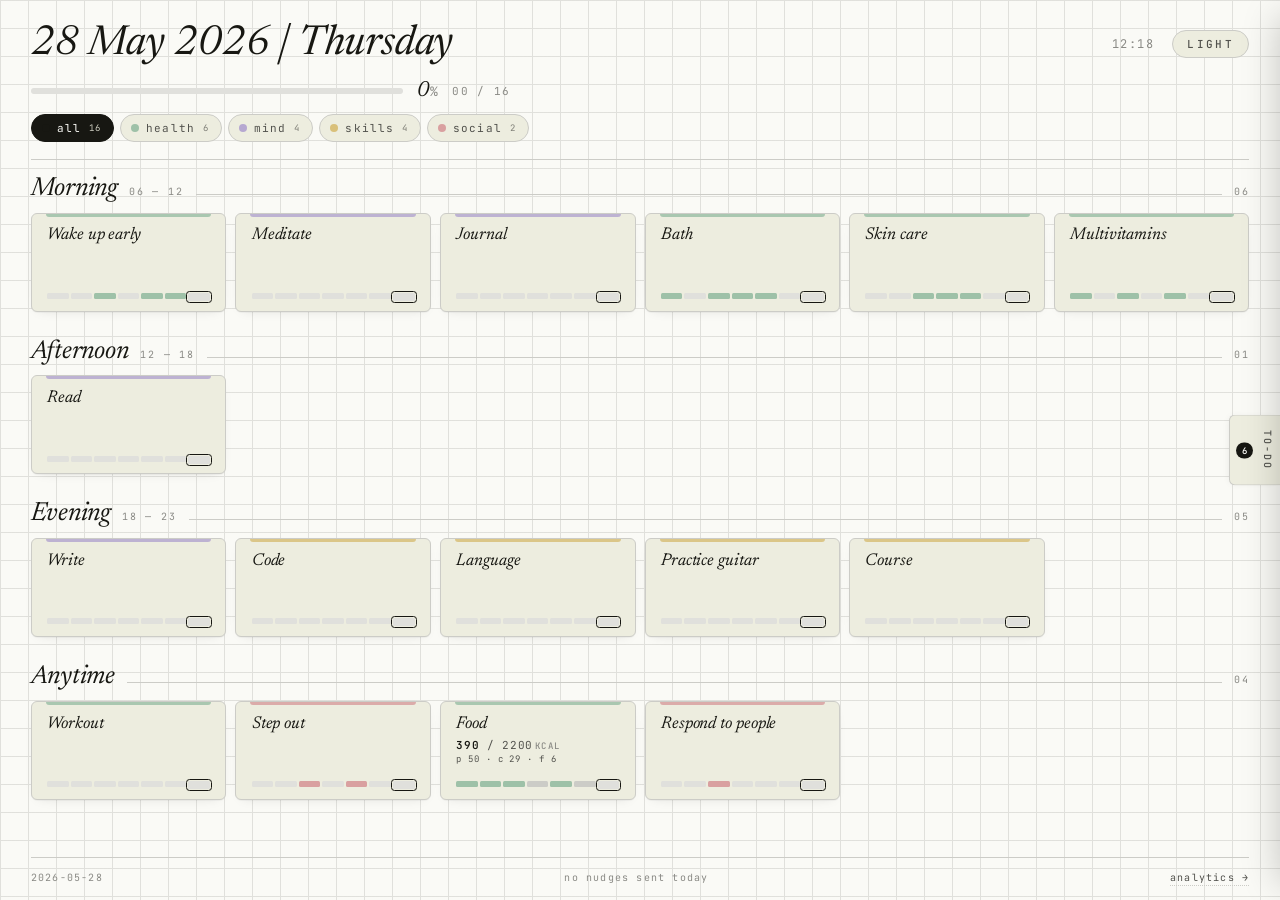
<file: index.html>
<!doctype html>
<html lang="en">
<head>
<meta charset="utf-8" />
<meta name="viewport" content="width=device-width, initial-scale=1" />
<title>Thursday, May 28 — Life · Folio 2026-05-28</title>
<link rel="preconnect" href="https://fonts.googleapis.com">
<link rel="preconnect" href="https://fonts.gstatic.com" crossorigin>
<link href="https://fonts.googleapis.com/css2?family=Newsreader:ital,wght@0,400;0,500;1,400;1,500&family=JetBrains+Mono:wght@400;500;600&display=swap" rel="stylesheet">
<link rel="stylesheet" href="style.css" />
<script>window.LIFE_WEBHOOK_URL = "https://life-sepia-psi.vercel.app/api/mark"; window.LIFE_SECRET = "9yWgLtaFWp3vXagv1d67jAbWGM0nB0sedkMy79ig"; window.LIFE_TODO_URL = "https://life-sepia-psi.vercel.app/api/todo"; window.LIFE_RENDER_URL = "https://life-sepia-psi.vercel.app/api/render";</script>
</head>
<body data-theme="light" data-filter="all">
  <div class="paper">
    <header class="head">
      <div class="headline">
        <h1 class="date">28 May 2026 | Thursday</h1>
        <span class="time">12:18</span>
        <button class="theme-btn" data-action="theme" type="button" aria-label="Toggle theme">light</button>
      </div>
      <div class="progress">
        <span class="progress__track"><span class="progress__fill" style="width: 0.0%"></span></span>
        <span class="progress__num">0<span class="progress__suf">%</span></span>
        <span class="progress__count">00 / 16</span>
      </div>
      <nav class="filters" aria-label="Filter by category"><button class="pill pill--all" data-filter="all" type="button"><span class="pill__dot"></span>all<span class="pill__count">16</span></button><button class="pill pill--health" data-filter="health" type="button"><span class="pill__dot"></span>health<span class="pill__count">6</span></button><button class="pill pill--mind" data-filter="mind" type="button"><span class="pill__dot"></span>mind<span class="pill__count">4</span></button><button class="pill pill--skills" data-filter="skills" type="button"><span class="pill__dot"></span>skills<span class="pill__count">4</span></button><button class="pill pill--social" data-filter="social" type="button"><span class="pill__dot"></span>social<span class="pill__count">2</span></button></nav>
    </header>

    <main class="main">
      <section class="section" data-window="morning">
        <header class="sec-head">
          <h2 class="sec-title">morning</h2>
          <span class="sec-range">06 — 12</span>
          <span class="sec-rule"></span>
          <span class="sec-count">06</span>
        </header>
        <div class="cards">
        <article class="goal goal--cat-health goal--open" data-cat="health" data-id="wake-early">
          <h3 class="goal__title">Wake up early</h3>
          
          <div class="goal__foot">
            <div class="goal__strip" aria-label="7-day history"><span class="cell cell--open" title="2026-05-22: open"></span><span class="cell cell--open" title="2026-05-23: open"></span><span class="cell cell--done" title="2026-05-24: done"></span><span class="cell cell--open" title="2026-05-25: open"></span><span class="cell cell--done" title="2026-05-26: done"></span><span class="cell cell--done" title="2026-05-27: done"></span><span class="cell cell--open cell--today" title="2026-05-28: open"></span></div>
            
          </div>
        </article>
        <article class="goal goal--cat-mind goal--open" data-cat="mind" data-id="meditate">
          <h3 class="goal__title">Meditate</h3>
          
          <div class="goal__foot">
            <div class="goal__strip" aria-label="7-day history"><span class="cell cell--open" title="2026-05-22: open"></span><span class="cell cell--open" title="2026-05-23: open"></span><span class="cell cell--open" title="2026-05-24: open"></span><span class="cell cell--open" title="2026-05-25: open"></span><span class="cell cell--open" title="2026-05-26: open"></span><span class="cell cell--open" title="2026-05-27: open"></span><span class="cell cell--open cell--today" title="2026-05-28: open"></span></div>
            
          </div>
        </article>
        <article class="goal goal--cat-mind goal--open" data-cat="mind" data-id="journal">
          <h3 class="goal__title">Journal</h3>
          
          <div class="goal__foot">
            <div class="goal__strip" aria-label="7-day history"><span class="cell cell--open" title="2026-05-22: open"></span><span class="cell cell--open" title="2026-05-23: open"></span><span class="cell cell--open" title="2026-05-24: open"></span><span class="cell cell--open" title="2026-05-25: open"></span><span class="cell cell--open" title="2026-05-26: open"></span><span class="cell cell--open" title="2026-05-27: open"></span><span class="cell cell--open cell--today" title="2026-05-28: open"></span></div>
            
          </div>
        </article>
        <article class="goal goal--cat-health goal--open" data-cat="health" data-id="bath">
          <h3 class="goal__title">Bath</h3>
          
          <div class="goal__foot">
            <div class="goal__strip" aria-label="7-day history"><span class="cell cell--done" title="2026-05-22: done"></span><span class="cell cell--open" title="2026-05-23: open"></span><span class="cell cell--done" title="2026-05-24: done"></span><span class="cell cell--done" title="2026-05-25: done"></span><span class="cell cell--done" title="2026-05-26: done"></span><span class="cell cell--open" title="2026-05-27: open"></span><span class="cell cell--open cell--today" title="2026-05-28: open"></span></div>
            
          </div>
        </article>
        <article class="goal goal--cat-health goal--open" data-cat="health" data-id="skincare">
          <h3 class="goal__title">Skin care</h3>
          
          <div class="goal__foot">
            <div class="goal__strip" aria-label="7-day history"><span class="cell cell--open" title="2026-05-22: open"></span><span class="cell cell--open" title="2026-05-23: open"></span><span class="cell cell--done" title="2026-05-24: done"></span><span class="cell cell--done" title="2026-05-25: done"></span><span class="cell cell--done" title="2026-05-26: done"></span><span class="cell cell--open" title="2026-05-27: open"></span><span class="cell cell--open cell--today" title="2026-05-28: open"></span></div>
            
          </div>
        </article>
        <article class="goal goal--cat-health goal--open" data-cat="health" data-id="multivitamins">
          <h3 class="goal__title">Multivitamins</h3>
          
          <div class="goal__foot">
            <div class="goal__strip" aria-label="7-day history"><span class="cell cell--done" title="2026-05-22: done"></span><span class="cell cell--open" title="2026-05-23: open"></span><span class="cell cell--done" title="2026-05-24: done"></span><span class="cell cell--open" title="2026-05-25: open"></span><span class="cell cell--done" title="2026-05-26: done"></span><span class="cell cell--open" title="2026-05-27: open"></span><span class="cell cell--open cell--today" title="2026-05-28: open"></span></div>
            
          </div>
        </article>
        </div>
      </section>
      <section class="section" data-window="afternoon">
        <header class="sec-head">
          <h2 class="sec-title">afternoon</h2>
          <span class="sec-range">12 — 18</span>
          <span class="sec-rule"></span>
          <span class="sec-count">01</span>
        </header>
        <div class="cards">
        <article class="goal goal--cat-mind goal--open" data-cat="mind" data-id="read">
          <h3 class="goal__title">Read</h3>
          
          <div class="goal__foot">
            <div class="goal__strip" aria-label="7-day history"><span class="cell cell--open" title="2026-05-22: open"></span><span class="cell cell--open" title="2026-05-23: open"></span><span class="cell cell--open" title="2026-05-24: open"></span><span class="cell cell--open" title="2026-05-25: open"></span><span class="cell cell--open" title="2026-05-26: open"></span><span class="cell cell--open" title="2026-05-27: open"></span><span class="cell cell--open cell--today" title="2026-05-28: open"></span></div>
            
          </div>
        </article>
        </div>
      </section>
      <section class="section" data-window="evening">
        <header class="sec-head">
          <h2 class="sec-title">evening</h2>
          <span class="sec-range">18 — 23</span>
          <span class="sec-rule"></span>
          <span class="sec-count">05</span>
        </header>
        <div class="cards">
        <article class="goal goal--cat-mind goal--open" data-cat="mind" data-id="write">
          <h3 class="goal__title">Write</h3>
          
          <div class="goal__foot">
            <div class="goal__strip" aria-label="7-day history"><span class="cell cell--open" title="2026-05-22: open"></span><span class="cell cell--open" title="2026-05-23: open"></span><span class="cell cell--open" title="2026-05-24: open"></span><span class="cell cell--open" title="2026-05-25: open"></span><span class="cell cell--open" title="2026-05-26: open"></span><span class="cell cell--open" title="2026-05-27: open"></span><span class="cell cell--open cell--today" title="2026-05-28: open"></span></div>
            
          </div>
        </article>
        <article class="goal goal--cat-skills goal--open" data-cat="skills" data-id="code">
          <h3 class="goal__title">Code</h3>
          
          <div class="goal__foot">
            <div class="goal__strip" aria-label="7-day history"><span class="cell cell--open" title="2026-05-22: open"></span><span class="cell cell--open" title="2026-05-23: open"></span><span class="cell cell--open" title="2026-05-24: open"></span><span class="cell cell--open" title="2026-05-25: open"></span><span class="cell cell--open" title="2026-05-26: open"></span><span class="cell cell--open" title="2026-05-27: open"></span><span class="cell cell--open cell--today" title="2026-05-28: open"></span></div>
            
          </div>
        </article>
        <article class="goal goal--cat-skills goal--open" data-cat="skills" data-id="language">
          <h3 class="goal__title">Language</h3>
          
          <div class="goal__foot">
            <div class="goal__strip" aria-label="7-day history"><span class="cell cell--open" title="2026-05-22: open"></span><span class="cell cell--open" title="2026-05-23: open"></span><span class="cell cell--open" title="2026-05-24: open"></span><span class="cell cell--open" title="2026-05-25: open"></span><span class="cell cell--open" title="2026-05-26: open"></span><span class="cell cell--open" title="2026-05-27: open"></span><span class="cell cell--open cell--today" title="2026-05-28: open"></span></div>
            
          </div>
        </article>
        <article class="goal goal--cat-skills goal--open" data-cat="skills" data-id="guitar">
          <h3 class="goal__title">Practice guitar</h3>
          
          <div class="goal__foot">
            <div class="goal__strip" aria-label="7-day history"><span class="cell cell--open" title="2026-05-22: open"></span><span class="cell cell--open" title="2026-05-23: open"></span><span class="cell cell--open" title="2026-05-24: open"></span><span class="cell cell--open" title="2026-05-25: open"></span><span class="cell cell--open" title="2026-05-26: open"></span><span class="cell cell--open" title="2026-05-27: open"></span><span class="cell cell--open cell--today" title="2026-05-28: open"></span></div>
            
          </div>
        </article>
        <article class="goal goal--cat-skills goal--open" data-cat="skills" data-id="course">
          <h3 class="goal__title">Course</h3>
          
          <div class="goal__foot">
            <div class="goal__strip" aria-label="7-day history"><span class="cell cell--open" title="2026-05-22: open"></span><span class="cell cell--open" title="2026-05-23: open"></span><span class="cell cell--open" title="2026-05-24: open"></span><span class="cell cell--open" title="2026-05-25: open"></span><span class="cell cell--open" title="2026-05-26: open"></span><span class="cell cell--open" title="2026-05-27: open"></span><span class="cell cell--open cell--today" title="2026-05-28: open"></span></div>
            
          </div>
        </article>
        </div>
      </section>
      <section class="section" data-window="any">
        <header class="sec-head">
          <h2 class="sec-title">anytime</h2>
          
          <span class="sec-rule"></span>
          <span class="sec-count">04</span>
        </header>
        <div class="cards">
        <article class="goal goal--cat-health goal--open" data-cat="health" data-id="workout">
          <h3 class="goal__title">Workout</h3>
          
          <div class="goal__foot">
            <div class="goal__strip" aria-label="7-day history"><span class="cell cell--open" title="2026-05-22: open"></span><span class="cell cell--open" title="2026-05-23: open"></span><span class="cell cell--open" title="2026-05-24: open"></span><span class="cell cell--open" title="2026-05-25: open"></span><span class="cell cell--open" title="2026-05-26: open"></span><span class="cell cell--open" title="2026-05-27: open"></span><span class="cell cell--open cell--today" title="2026-05-28: open"></span></div>
            
          </div>
        </article>
        <article class="goal goal--cat-social goal--open" data-cat="social" data-id="step-out">
          <h3 class="goal__title">Step out</h3>
          
          <div class="goal__foot">
            <div class="goal__strip" aria-label="7-day history"><span class="cell cell--open" title="2026-05-22: open"></span><span class="cell cell--open" title="2026-05-23: open"></span><span class="cell cell--done" title="2026-05-24: done"></span><span class="cell cell--open" title="2026-05-25: open"></span><span class="cell cell--done" title="2026-05-26: done"></span><span class="cell cell--open" title="2026-05-27: open"></span><span class="cell cell--open cell--today" title="2026-05-28: open"></span></div>
            
          </div>
        </article>
        <article class="goal goal--cat-health goal--open" data-cat="health" data-id="food">
          <h3 class="goal__title">Food</h3>
          <div class="food__stats"><p class="food__kcal"><span class="food__kcal-num">390</span><span class="food__kcal-sep"> / </span><span class="food__kcal-target">2200</span><span class="food__kcal-unit">kcal</span></p><p class="food__macros">p 50 · c 29 · f 6</p></div>
          <div class="goal__foot">
            <div class="goal__strip" aria-label="7-day history"><span class="cell cell--done" title="2026-05-22: done"></span><span class="cell cell--done" title="2026-05-23: done"></span><span class="cell cell--done" title="2026-05-24: done"></span><span class="cell cell--skipped" title="2026-05-25: skipped"></span><span class="cell cell--done" title="2026-05-26: done"></span><span class="cell cell--skipped" title="2026-05-27: skipped"></span><span class="cell cell--open cell--today" title="2026-05-28: open"></span></div>
            
          </div>
        </article>
        <article class="goal goal--cat-social goal--open" data-cat="social" data-id="respond-to-people">
          <h3 class="goal__title">Respond to people</h3>
          
          <div class="goal__foot">
            <div class="goal__strip" aria-label="7-day history"><span class="cell cell--open" title="2026-05-22: open"></span><span class="cell cell--open" title="2026-05-23: open"></span><span class="cell cell--done" title="2026-05-24: done"></span><span class="cell cell--open" title="2026-05-25: open"></span><span class="cell cell--open" title="2026-05-26: open"></span><span class="cell cell--open" title="2026-05-27: open"></span><span class="cell cell--open cell--today" title="2026-05-28: open"></span></div>
            
          </div>
        </article>
        </div>
      </section>
    </main>

    <footer class="foot">
      <span>2026-05-28</span>
      <span class="foot__mid">no nudges sent today</span>
      <span><a class="foot__link" href="analytics.html">analytics →</a></span>
    </footer>
  </div>
  
        <aside class="todos" data-todos-open="false" aria-label="To-do list">
          <button class="todos__handle" type="button"
                  data-action="todos-toggle" aria-label="Open to-do list">
            <span class="todos__handle-label">to-do</span>
            <span class="todos__handle-count">6</span>
          </button>
          <div class="todos__drawer" role="dialog" aria-label="To-do list">
            <header class="todos__head">
              <h2 class="todos__title">to-do</h2>
              <button class="todos__close" type="button"
                      data-action="todos-toggle" aria-label="Close">×</button>
            </header>
            <ul class="todos__list todos__list--open"><li class="todo todo--open" data-id="t-1779160597"><button class="todo__check" type="button" aria-label="toggle done"><span class="todo__check-mark" aria-hidden="true"></span></button><span class="todo__text">course</span></li><li class="todo todo--open" data-id="t-1779160732"><button class="todo__check" type="button" aria-label="toggle done"><span class="todo__check-mark" aria-hidden="true"></span></button><span class="todo__text">squash website</span></li><li class="todo todo--open" data-id="t-1779160737"><button class="todo__check" type="button" aria-label="toggle done"><span class="todo__check-mark" aria-hidden="true"></span></button><span class="todo__text">abhinav website</span></li><li class="todo todo--open" data-id="t-1779160745"><button class="todo__check" type="button" aria-label="toggle done"><span class="todo__check-mark" aria-hidden="true"></span></button><span class="todo__text">claims</span></li><li class="todo todo--open" data-id="t-1779263694"><button class="todo__check" type="button" aria-label="toggle done"><span class="todo__check-mark" aria-hidden="true"></span></button><span class="todo__text">ishika website</span></li><li class="todo todo--open" data-id="t-1779630276"><button class="todo__check" type="button" aria-label="toggle done"><span class="todo__check-mark" aria-hidden="true"></span></button><span class="todo__text">books</span></li></ul>
            <form class="todos__add" data-form="todo-add" autocomplete="off">
              <input class="todos__input" type="text" name="text"
                     placeholder="add a to-do…" maxlength="200" />
            </form>
            <div class="todos__done-head">recently done</div><ul class="todos__list todos__list--done"><li class="todo todo--done" data-id="t-1779611441"><button class="todo__check" type="button" aria-label="toggle done"><span class="todo__check-mark" aria-hidden="true"></span></button><span class="todo__text">visa docs</span></li><li class="todo todo--done" data-id="t-1779210266"><button class="todo__check" type="button" aria-label="toggle done"><span class="todo__check-mark" aria-hidden="true"></span></button><span class="todo__text">usa taxes</span></li><li class="todo todo--done" data-id="t-1779432000"><button class="todo__check" type="button" aria-label="toggle done"><span class="todo__check-mark" aria-hidden="true"></span></button><span class="todo__text">Ac</span></li><li class="todo todo--done" data-id="t-1779162475"><button class="todo__check" type="button" aria-label="toggle done"><span class="todo__check-mark" aria-hidden="true"></span></button><span class="todo__text">ifcap memo</span></li><li class="todo todo--done" data-id="t-1779185439"><button class="todo__check" type="button" aria-label="toggle done"><span class="todo__check-mark" aria-hidden="true"></span></button><span class="todo__text">check working days</span></li></ul>
          </div>
        </aside>
  <script>
(function(){
  // -----------------------------------------------------------------------
  // Live-rendered dashboard. The static HTML on GitHub Pages is the first
  // paint; everything past that is hydrated from /api/render on Vercel.
  //
  // Two design choices that matter:
  //   1. Event delegation everywhere. The DOM gets replaced on every refresh,
  //      so listeners bound to specific elements would die. One document-level
  //      listener per event type survives any number of DOM swaps.
  //   2. Optimistic UI on click → API call → refresh from /api/render. The
  //      optimistic flip gives instant feedback; the refresh is the ground
  //      truth that arrives ~500ms later.
  // -----------------------------------------------------------------------

  var body = document.body;
  var webhook    = window.LIFE_WEBHOOK_URL || '';
  var secret     = window.LIFE_SECRET || '';
  var todoUrl    = window.LIFE_TODO_URL || '';
  var renderUrl  = window.LIFE_RENDER_URL || '';

  // ─── theme + filter (persisted client-side, re-applied after swaps) ───
  function applyTheme(){
    var t = 'light';
    try { t = localStorage.getItem('life.theme') || 'light'; } catch(e){}
    body.dataset.theme = t;
    document.querySelectorAll('[data-action=theme]').forEach(function(b){ b.textContent = t; });
  }
  function setTheme(t){
    try { localStorage.setItem('life.theme', t); } catch(e){}
    applyTheme();
  }

  function applyFilter(){
    var f = 'all';
    try { f = localStorage.getItem('life.filter') || 'all'; } catch(e){}
    body.dataset.filter = f;
    document.querySelectorAll('.pill').forEach(function(p){
      p.classList.toggle('is-active', p.dataset.filter === f);
    });
    document.querySelectorAll('.goal').forEach(function(g){
      g.hidden = !(f === 'all' || g.dataset.cat === f);
    });
    document.querySelectorAll('.section').forEach(function(s){
      s.hidden = s.querySelectorAll('.goal:not([hidden])').length === 0;
    });
  }
  function setFilter(f){
    try { localStorage.setItem('life.filter', f); } catch(e){}
    applyFilter();
  }

  function applyTodosOpen(){
    var open = '0';
    try { open = localStorage.getItem('life.todos.open') || '0'; } catch(e){}
    var panel = document.querySelector('.todos');
    if (panel) panel.dataset.todosOpen = (open === '1') ? 'true' : 'false';
  }
  function setTodosOpen(open){
    try { localStorage.setItem('life.todos.open', open ? '1' : '0'); } catch(e){}
    applyTodosOpen();
  }

  applyTheme();
  applyFilter();
  applyTodosOpen();

  // ─── live refresh from /api/render ────────────────────────────────────
  var refreshPending = null;
  function refreshDashboard(){
    if (!renderUrl || !secret) return Promise.resolve();
    // Debounce: if a refresh is already in-flight, return the same promise.
    if (refreshPending) return refreshPending;
    refreshPending = fetch(renderUrl, {
      method: 'GET',
      headers: { 'X-Secret': secret },
      cache: 'no-store'
    }).then(function(r){
      if (!r.ok) throw new Error('render ' + r.status);
      return r.text();
    }).then(function(html){
      var doc = new DOMParser().parseFromString(html, 'text/html');
      var newPaper = doc.querySelector('.paper');
      var oldPaper = document.querySelector('.paper');
      if (newPaper && oldPaper) oldPaper.replaceWith(newPaper);
      var newTodos = doc.querySelector('.todos');
      var oldTodos = document.querySelector('.todos');
      if (newTodos && oldTodos) oldTodos.replaceWith(newTodos);
      // The replaced markup has the server's default class state; re-apply
      // theme / filter / drawer-open from localStorage so client preferences
      // survive the swap.
      applyTheme();
      applyFilter();
      applyTodosOpen();
    }).catch(function(err){
      console.warn('refresh failed', err);
    }).finally(function(){
      refreshPending = null;
    });
    return refreshPending;
  }

  // Trigger an immediate refresh on first load so the user sees current
  // state even if the static HTML on Pages is stale. Slight defer so the
  // first paint isn't blocked by the API round-trip.
  setTimeout(refreshDashboard, 50);

  // ─── tap-to-mark a goal ───────────────────────────────────────────────
  function markDone(card){
    var goalId = card.dataset.id;
    if (!goalId || goalId === 'food') return;
    if (card.classList.contains('goal--done')) return;
    if (card.classList.contains('goal--partial')) return;
    if (card.classList.contains('is-marking')) return;
    if (!webhook || !secret){ console.warn('webhook not configured', goalId); return; }
    card.classList.add('is-marking');
    // Optimistic flip — feels instant.
    card.classList.remove('goal--open');
    card.classList.add('goal--done');
    fetch(webhook + '?goal=' + encodeURIComponent(goalId) + '&status=done', {
      method: 'GET', headers: { 'X-Secret': secret }
    }).then(function(r){
      if (!r.ok) return r.text().then(function(t){ throw new Error(r.status + ' ' + t); });
      // Ground truth: pull a fresh render so streaks, history strips, and
      // the progress bar reflect the new completion.
      return refreshDashboard();
    }).catch(function(err){
      console.error('mark failed', goalId, err);
      // Roll the optimistic flip back.
      card.classList.remove('goal--done');
      card.classList.add('goal--open', 'goal--mark-error');
      setTimeout(function(){ card.classList.remove('goal--mark-error'); }, 2000);
    }).finally(function(){
      card.classList.remove('is-marking');
    });
  }

  // ─── to-do panel actions ──────────────────────────────────────────────
  function todoFetch(qs){
    return fetch(todoUrl + '?' + qs, {
      method: 'GET', headers: { 'X-Secret': secret }
    }).then(function(r){
      if (!r.ok) return r.text().then(function(t){ throw new Error(r.status + ' ' + t); });
      return r.text().then(function(t){
        try { return JSON.parse(t); } catch(e){ return {}; }
      });
    });
  }

  function toggleTodo(li){
    if (!li || li.classList.contains('is-busy')) return;
    var id = li.dataset.id;
    if (!id) return;
    if (!todoUrl || !secret){ console.warn('todo api not configured'); return; }
    var isDone = li.classList.contains('todo--done');
    var action = isDone ? 'uncheck' : 'check';
    li.classList.add('is-busy');
    li.classList.toggle('todo--done');
    li.classList.toggle('todo--open');
    todoFetch('action=' + action + '&id=' + encodeURIComponent(id))
      .then(function(){ return refreshDashboard(); })
      .catch(function(err){
        console.error('todo toggle failed', err);
        li.classList.toggle('todo--done');
        li.classList.toggle('todo--open');
        li.classList.add('todo--error');
        setTimeout(function(){ li.classList.remove('todo--error'); }, 2000);
      })
      .finally(function(){ li.classList.remove('is-busy'); });
  }

  function addTodo(form){
    var input = form.querySelector('input');
    var text = (input.value || '').trim();
    if (!text) return;
    if (!todoUrl || !secret){ console.warn('todo api not configured'); return; }
    input.disabled = true;
    todoFetch('action=add&text=' + encodeURIComponent(text))
      .then(function(){
        input.value = '';
        return refreshDashboard();
      })
      .catch(function(err){
        console.error('todo add failed', err);
        input.classList.add('todos__input--error');
        setTimeout(function(){ input.classList.remove('todos__input--error'); }, 1500);
      })
      .finally(function(){
        input.disabled = false;
        input.focus();
      });
  }

  // ─── delegated event listeners (survive DOM swaps) ────────────────────
  document.addEventListener('click', function(e){
    // Theme toggle
    if (e.target.closest('[data-action=theme]')){
      e.stopPropagation();
      setTheme(body.dataset.theme === 'light' ? 'dark' : 'light');
      return;
    }
    // Category filter pill
    var pill = e.target.closest('.pill');
    if (pill){
      e.stopPropagation();
      setFilter(pill.dataset.filter);
      return;
    }
    // To-do drawer open/close
    if (e.target.closest('[data-action=todos-toggle]')){
      e.stopPropagation();
      var panel = document.querySelector('.todos');
      setTodosOpen(panel && panel.dataset.todosOpen !== 'true');
      return;
    }
    // To-do checkbox (must run before goal-card handler, since both could
    // technically match nested layouts).
    var checkBtn = e.target.closest('.todo__check');
    if (checkBtn){
      e.stopPropagation();
      var li = checkBtn.closest('.todo[data-id]');
      if (li) toggleTodo(li);
      return;
    }
    // Tap-to-mark a goal card
    var card = e.target.closest('.goal[data-id]');
    if (card){
      markDone(card);
      return;
    }
  });

  document.addEventListener('submit', function(e){
    var form = e.target.closest('[data-form=todo-add]');
    if (form){
      e.preventDefault();
      addTodo(form);
    }
  });

  document.addEventListener('keydown', function(e){
    if (e.key === 'Escape'){
      var panel = document.querySelector('.todos');
      if (panel && panel.dataset.todosOpen === 'true') setTodosOpen(false);
    }
  });
})();
</script>
</body>
</html>
</file>
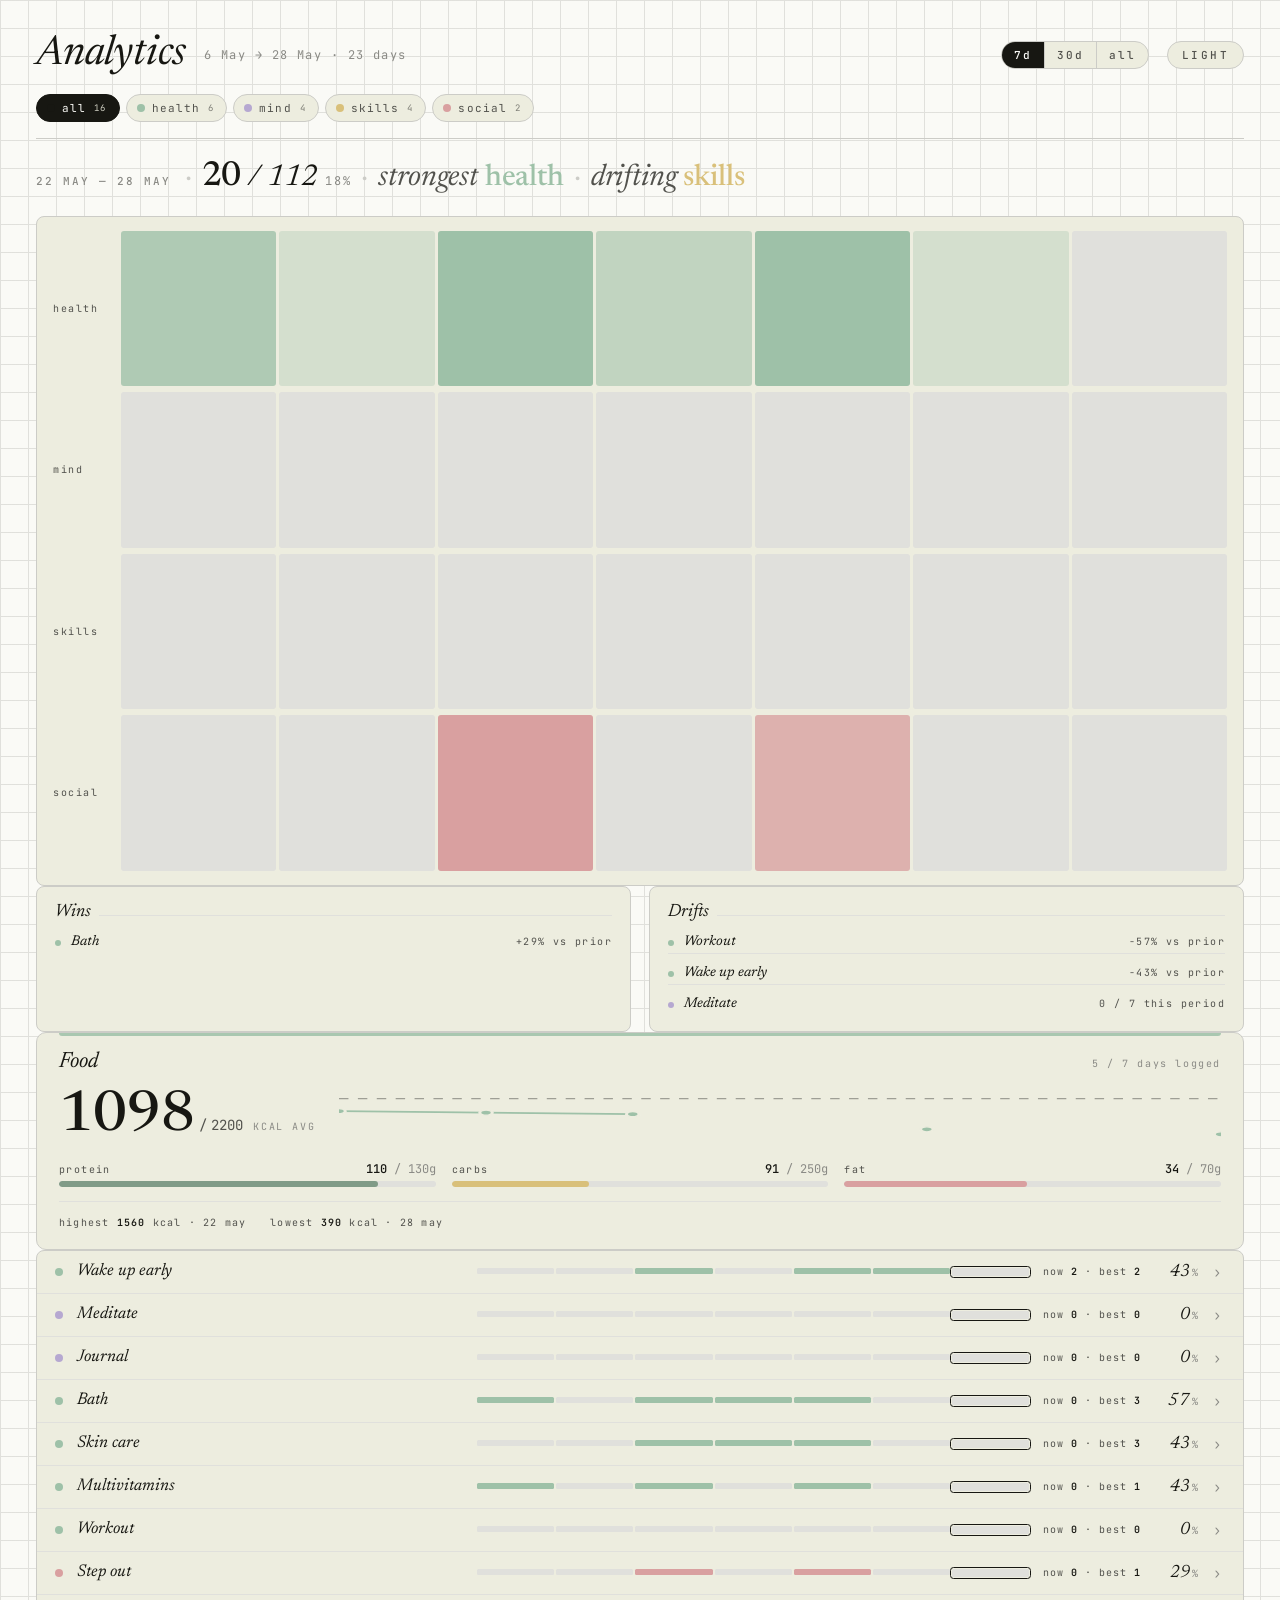
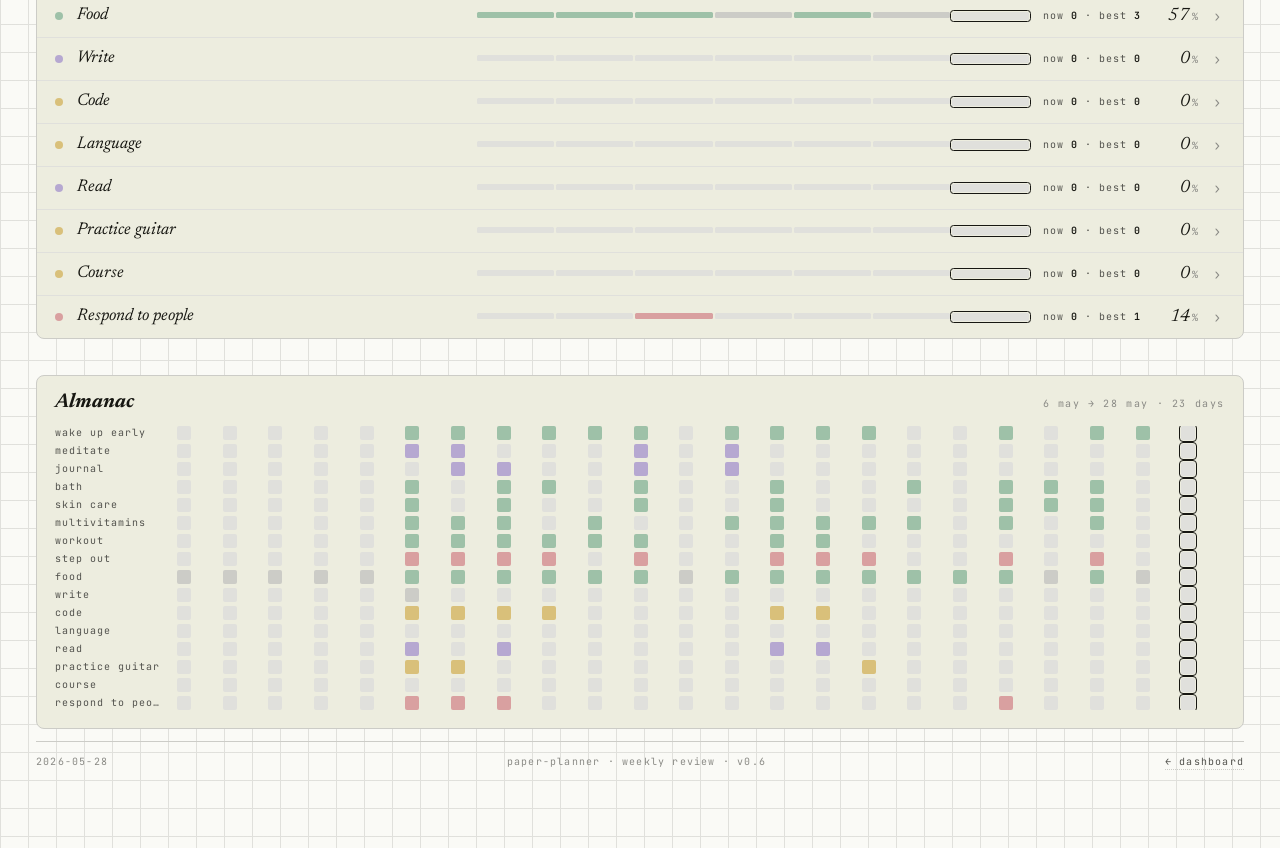
<file: analytics.html>
<!doctype html>
<html lang="en">
<head>
<meta charset="utf-8" />
<meta name="viewport" content="width=device-width, initial-scale=1" />
<title>Analytics — Life · 6 May → 28 May · 23 days</title>
<link rel="preconnect" href="https://fonts.googleapis.com">
<link rel="preconnect" href="https://fonts.gstatic.com" crossorigin>
<link href="https://fonts.googleapis.com/css2?family=Newsreader:ital,wght@0,400;0,500;1,400;1,500&family=JetBrains+Mono:wght@400;500;600&display=swap" rel="stylesheet">
<link rel="stylesheet" href="style.css" />
</head>
<body data-theme="light" data-filter="all" data-range="7d" data-page="analytics">
  <div class="paper paper--ana">
    <header class="head">
      <div class="headline">
        <h1 class="date">Analytics</h1>
        <span class="time">6 May → 28 May · 23 days</span>
        <div class="range-toggle" role="tablist" aria-label="Time range"><button class="range-btn" data-range="7d" type="button">7d</button><button class="range-btn" data-range="30d" type="button">30d</button><button class="range-btn" data-range="all" type="button">all</button></div>
        <button class="theme-btn" data-action="theme" type="button" aria-label="Toggle theme">light</button>
      </div>
      <nav class="filters" aria-label="Filter by category"><button class="pill pill--all" data-filter="all" type="button"><span class="pill__dot"></span>all<span class="pill__count">16</span></button><button class="pill pill--health" data-filter="health" type="button"><span class="pill__dot"></span>health<span class="pill__count">6</span></button><button class="pill pill--mind" data-filter="mind" type="button"><span class="pill__dot"></span>mind<span class="pill__count">4</span></button><button class="pill pill--skills" data-filter="skills" type="button"><span class="pill__dot"></span>skills<span class="pill__count">4</span></button><button class="pill pill--social" data-filter="social" type="button"><span class="pill__dot"></span>social<span class="pill__count">2</span></button></nav>
    </header>

    <main class="ana-main">
      
      <div class="ana-bundle range-7d" data-range="7d">
        <section class="ana-hero">
          <p class="ana-hero__sentence"><span class="ana-hero__period">22 May — 28 May</span><span class="ana-hero__sep">·</span><span class="ana-hero__count"><b>20</b> / 112</span><span class="ana-hero__pct">18%</span><span class="ana-hero__sep">·</span><span class="ana-hero__cat">strongest <b class="cat cat--health">health</b></span><span class="ana-hero__sep">·</span><span class="ana-hero__cat">drifting <b class="cat cat--skills">skills</b></span></p>
          <div class="ana-hm"><div class="ana-hm__row"><span class="ana-hm__label cat--health">health</span><div class="ana-hm__cells" style="--cols: 7"><span class="hcell hcell--cat-health hcell--i3" title="2026-05-22 · health: 3/6"></span><span class="hcell hcell--cat-health hcell--i1" title="2026-05-23 · health: 1/6"></span><span class="hcell hcell--cat-health hcell--i4" title="2026-05-24 · health: 5/6"></span><span class="hcell hcell--cat-health hcell--i2" title="2026-05-25 · health: 2/6"></span><span class="hcell hcell--cat-health hcell--i4" title="2026-05-26 · health: 5/6"></span><span class="hcell hcell--cat-health hcell--i1" title="2026-05-27 · health: 1/6"></span><span class="hcell hcell--cat-health hcell--i0" title="2026-05-28 · health: 0/6"></span></div></div><div class="ana-hm__row"><span class="ana-hm__label cat--mind">mind</span><div class="ana-hm__cells" style="--cols: 7"><span class="hcell hcell--cat-mind hcell--i0" title="2026-05-22 · mind: 0/4"></span><span class="hcell hcell--cat-mind hcell--i0" title="2026-05-23 · mind: 0/4"></span><span class="hcell hcell--cat-mind hcell--i0" title="2026-05-24 · mind: 0/4"></span><span class="hcell hcell--cat-mind hcell--i0" title="2026-05-25 · mind: 0/4"></span><span class="hcell hcell--cat-mind hcell--i0" title="2026-05-26 · mind: 0/4"></span><span class="hcell hcell--cat-mind hcell--i0" title="2026-05-27 · mind: 0/4"></span><span class="hcell hcell--cat-mind hcell--i0" title="2026-05-28 · mind: 0/4"></span></div></div><div class="ana-hm__row"><span class="ana-hm__label cat--skills">skills</span><div class="ana-hm__cells" style="--cols: 7"><span class="hcell hcell--cat-skills hcell--i0" title="2026-05-22 · skills: 0/4"></span><span class="hcell hcell--cat-skills hcell--i0" title="2026-05-23 · skills: 0/4"></span><span class="hcell hcell--cat-skills hcell--i0" title="2026-05-24 · skills: 0/4"></span><span class="hcell hcell--cat-skills hcell--i0" title="2026-05-25 · skills: 0/4"></span><span class="hcell hcell--cat-skills hcell--i0" title="2026-05-26 · skills: 0/4"></span><span class="hcell hcell--cat-skills hcell--i0" title="2026-05-27 · skills: 0/4"></span><span class="hcell hcell--cat-skills hcell--i0" title="2026-05-28 · skills: 0/4"></span></div></div><div class="ana-hm__row"><span class="ana-hm__label cat--social">social</span><div class="ana-hm__cells" style="--cols: 7"><span class="hcell hcell--cat-social hcell--i0" title="2026-05-22 · social: 0/2"></span><span class="hcell hcell--cat-social hcell--i0" title="2026-05-23 · social: 0/2"></span><span class="hcell hcell--cat-social hcell--i4" title="2026-05-24 · social: 2/2"></span><span class="hcell hcell--cat-social hcell--i0" title="2026-05-25 · social: 0/2"></span><span class="hcell hcell--cat-social hcell--i3" title="2026-05-26 · social: 1/2"></span><span class="hcell hcell--cat-social hcell--i0" title="2026-05-27 · social: 0/2"></span><span class="hcell hcell--cat-social hcell--i0" title="2026-05-28 · social: 0/2"></span></div></div></div>
        </section>
        <div class="ana-co"><div class="ana-co__col ana-co__col--wins"><h3 class="ana-co__head">Wins</h3><ul class="ana-co__list"><li class="ana-callout ana-callout--jump" data-cat="health"><span class="ana-callout__dot cat--health"></span><span class="ana-callout__title">Bath</span><span class="ana-callout__label">+29% vs prior</span></li></ul></div><div class="ana-co__col ana-co__col--drifts"><h3 class="ana-co__head">Drifts</h3><ul class="ana-co__list"><li class="ana-callout ana-callout--drop" data-cat="health"><span class="ana-callout__dot cat--health"></span><span class="ana-callout__title">Workout</span><span class="ana-callout__label">-57% vs prior</span></li><li class="ana-callout ana-callout--drop" data-cat="health"><span class="ana-callout__dot cat--health"></span><span class="ana-callout__title">Wake up early</span><span class="ana-callout__label">-43% vs prior</span></li><li class="ana-callout ana-callout--zero" data-cat="mind"><span class="ana-callout__dot cat--mind"></span><span class="ana-callout__title">Meditate</span><span class="ana-callout__label">0 / 7 this period</span></li></ul></div></div>
        
        <section class="ana-food">
          <header class="ana-food__head">
            <h3 class="ana-food__title">Food</h3>
            <span class="ana-food__sub">5 / 7 days logged</span>
          </header>
          <div class="ana-food__body">
            <div class="ana-food__big">
              <span class="ana-food__big-num">1098</span>
              <span class="ana-food__big-sep">/</span>
              <span class="ana-food__big-tgt">2200</span>
              <span class="ana-food__big-unit">kcal avg</span>
            </div>
            <div class="ana-food__chart"><svg class="kcal-spark" viewBox="0 0 280 40" preserveAspectRatio="none" aria-hidden="true"><line class="kcal-spark__target" x1="0" y1="5.2" x2="280" y2="5.2" stroke-dasharray="3 3" /><polyline points="0.0,15.3 46.7,16.5 93.3,17.7" fill="none" /><polyline points="186.7,29.8" fill="none" /><polyline points="280.0,33.8" fill="none" /><g class="kcal-spark__dots"><circle cx="0.0" cy="15.3" r="2" /><circle cx="46.7" cy="16.5" r="2" /><circle cx="93.3" cy="17.7" r="2" /><circle cx="186.7" cy="29.8" r="2" /><circle cx="280.0" cy="33.8" r="2" /></g></svg></div>
          </div>
          <div class="ana-food__macros">
            <div class="ana-food__macro"><div class="ana-food__macro-head"><span class="ana-food__macro-name">protein</span><span class="ana-food__macro-val">110<span class="ana-food__macro-tgt"> / 130g</span></span></div><div class="ana-food__macro-track"><div class="ana-food__macro-fill ana-food__macro-fill--p" style="width: 84.6%"></div></div></div>
            <div class="ana-food__macro"><div class="ana-food__macro-head"><span class="ana-food__macro-name">carbs</span><span class="ana-food__macro-val">91<span class="ana-food__macro-tgt"> / 250g</span></span></div><div class="ana-food__macro-track"><div class="ana-food__macro-fill ana-food__macro-fill--c" style="width: 36.4%"></div></div></div>
            <div class="ana-food__macro"><div class="ana-food__macro-head"><span class="ana-food__macro-name">fat</span><span class="ana-food__macro-val">34<span class="ana-food__macro-tgt"> / 70g</span></span></div><div class="ana-food__macro-track"><div class="ana-food__macro-fill ana-food__macro-fill--f" style="width: 48.6%"></div></div></div>
          </div>
          <div class="ana-food__detail"><span>highest <b>1560</b> kcal · 22 May</span><span>lowest <b>390</b> kcal · 28 May</span></div>
        </section>
        <ul class="ana-table">
          <li class="ana-row" data-cat="health" data-id="wake-early">
            <button class="ana-row__main" type="button" aria-expanded="false">
              <span class="ana-row__cat cat--health"></span>
              <span class="ana-row__title">Wake up early</span>
              <span class="ana-row__strip"><div class="goal__strip" aria-label="period history"><span class="cell cell--open" title="2026-05-22: open"></span><span class="cell cell--open" title="2026-05-23: open"></span><span class="cell cell--done" title="2026-05-24: done"></span><span class="cell cell--open" title="2026-05-25: open"></span><span class="cell cell--done" title="2026-05-26: done"></span><span class="cell cell--done" title="2026-05-27: done"></span><span class="cell cell--open cell--today" title="2026-05-28: open"></span></div></span>
              <span class="ana-row__streak">now <b>2</b> · best <b>2</b></span>
              <span class="ana-row__pct">43<span class="ana-row__pct-suf">%</span></span>
              <span class="ana-row__chev" aria-hidden="true">›</span>
            </button>
            <div class="ana-row__expand" hidden>
              <div class="dow">
                <span class="dow__title">by weekday</span>
                <div class="dow__row"><div class="dow__bar dow__bar--cat-health dow__bar--i0" title="M: 0%"><span class="dow__lbl">M</span></div><div class="dow__bar dow__bar--cat-health dow__bar--i4" title="T: 100%"><span class="dow__lbl">T</span></div><div class="dow__bar dow__bar--cat-health dow__bar--i4" title="W: 100%"><span class="dow__lbl">W</span></div><div class="dow__bar dow__bar--cat-health dow__bar--i0" title="T: 0%"><span class="dow__lbl">T</span></div><div class="dow__bar dow__bar--cat-health dow__bar--i0" title="F: 0%"><span class="dow__lbl">F</span></div><div class="dow__bar dow__bar--cat-health dow__bar--i0" title="S: 0%"><span class="dow__lbl">S</span></div><div class="dow__bar dow__bar--cat-health dow__bar--i4" title="S: 100%"><span class="dow__lbl">S</span></div></div>
              </div>
            </div>
          </li>
          <li class="ana-row" data-cat="mind" data-id="meditate">
            <button class="ana-row__main" type="button" aria-expanded="false">
              <span class="ana-row__cat cat--mind"></span>
              <span class="ana-row__title">Meditate</span>
              <span class="ana-row__strip"><div class="goal__strip" aria-label="period history"><span class="cell cell--open" title="2026-05-22: open"></span><span class="cell cell--open" title="2026-05-23: open"></span><span class="cell cell--open" title="2026-05-24: open"></span><span class="cell cell--open" title="2026-05-25: open"></span><span class="cell cell--open" title="2026-05-26: open"></span><span class="cell cell--open" title="2026-05-27: open"></span><span class="cell cell--open cell--today" title="2026-05-28: open"></span></div></span>
              <span class="ana-row__streak">now <b>0</b> · best <b>0</b></span>
              <span class="ana-row__pct">0<span class="ana-row__pct-suf">%</span></span>
              <span class="ana-row__chev" aria-hidden="true">›</span>
            </button>
            <div class="ana-row__expand" hidden>
              <div class="dow">
                <span class="dow__title">by weekday</span>
                <div class="dow__row"><div class="dow__bar dow__bar--cat-mind dow__bar--i0" title="M: 0%"><span class="dow__lbl">M</span></div><div class="dow__bar dow__bar--cat-mind dow__bar--i0" title="T: 0%"><span class="dow__lbl">T</span></div><div class="dow__bar dow__bar--cat-mind dow__bar--i0" title="W: 0%"><span class="dow__lbl">W</span></div><div class="dow__bar dow__bar--cat-mind dow__bar--i0" title="T: 0%"><span class="dow__lbl">T</span></div><div class="dow__bar dow__bar--cat-mind dow__bar--i0" title="F: 0%"><span class="dow__lbl">F</span></div><div class="dow__bar dow__bar--cat-mind dow__bar--i0" title="S: 0%"><span class="dow__lbl">S</span></div><div class="dow__bar dow__bar--cat-mind dow__bar--i0" title="S: 0%"><span class="dow__lbl">S</span></div></div>
              </div>
            </div>
          </li>
          <li class="ana-row" data-cat="mind" data-id="journal">
            <button class="ana-row__main" type="button" aria-expanded="false">
              <span class="ana-row__cat cat--mind"></span>
              <span class="ana-row__title">Journal</span>
              <span class="ana-row__strip"><div class="goal__strip" aria-label="period history"><span class="cell cell--open" title="2026-05-22: open"></span><span class="cell cell--open" title="2026-05-23: open"></span><span class="cell cell--open" title="2026-05-24: open"></span><span class="cell cell--open" title="2026-05-25: open"></span><span class="cell cell--open" title="2026-05-26: open"></span><span class="cell cell--open" title="2026-05-27: open"></span><span class="cell cell--open cell--today" title="2026-05-28: open"></span></div></span>
              <span class="ana-row__streak">now <b>0</b> · best <b>0</b></span>
              <span class="ana-row__pct">0<span class="ana-row__pct-suf">%</span></span>
              <span class="ana-row__chev" aria-hidden="true">›</span>
            </button>
            <div class="ana-row__expand" hidden>
              <div class="dow">
                <span class="dow__title">by weekday</span>
                <div class="dow__row"><div class="dow__bar dow__bar--cat-mind dow__bar--i0" title="M: 0%"><span class="dow__lbl">M</span></div><div class="dow__bar dow__bar--cat-mind dow__bar--i0" title="T: 0%"><span class="dow__lbl">T</span></div><div class="dow__bar dow__bar--cat-mind dow__bar--i0" title="W: 0%"><span class="dow__lbl">W</span></div><div class="dow__bar dow__bar--cat-mind dow__bar--i0" title="T: 0%"><span class="dow__lbl">T</span></div><div class="dow__bar dow__bar--cat-mind dow__bar--i0" title="F: 0%"><span class="dow__lbl">F</span></div><div class="dow__bar dow__bar--cat-mind dow__bar--i0" title="S: 0%"><span class="dow__lbl">S</span></div><div class="dow__bar dow__bar--cat-mind dow__bar--i0" title="S: 0%"><span class="dow__lbl">S</span></div></div>
              </div>
            </div>
          </li>
          <li class="ana-row" data-cat="health" data-id="bath">
            <button class="ana-row__main" type="button" aria-expanded="false">
              <span class="ana-row__cat cat--health"></span>
              <span class="ana-row__title">Bath</span>
              <span class="ana-row__strip"><div class="goal__strip" aria-label="period history"><span class="cell cell--done" title="2026-05-22: done"></span><span class="cell cell--open" title="2026-05-23: open"></span><span class="cell cell--done" title="2026-05-24: done"></span><span class="cell cell--done" title="2026-05-25: done"></span><span class="cell cell--done" title="2026-05-26: done"></span><span class="cell cell--open" title="2026-05-27: open"></span><span class="cell cell--open cell--today" title="2026-05-28: open"></span></div></span>
              <span class="ana-row__streak">now <b>0</b> · best <b>3</b></span>
              <span class="ana-row__pct">57<span class="ana-row__pct-suf">%</span></span>
              <span class="ana-row__chev" aria-hidden="true">›</span>
            </button>
            <div class="ana-row__expand" hidden>
              <div class="dow">
                <span class="dow__title">by weekday</span>
                <div class="dow__row"><div class="dow__bar dow__bar--cat-health dow__bar--i4" title="M: 100%"><span class="dow__lbl">M</span></div><div class="dow__bar dow__bar--cat-health dow__bar--i4" title="T: 100%"><span class="dow__lbl">T</span></div><div class="dow__bar dow__bar--cat-health dow__bar--i0" title="W: 0%"><span class="dow__lbl">W</span></div><div class="dow__bar dow__bar--cat-health dow__bar--i0" title="T: 0%"><span class="dow__lbl">T</span></div><div class="dow__bar dow__bar--cat-health dow__bar--i4" title="F: 100%"><span class="dow__lbl">F</span></div><div class="dow__bar dow__bar--cat-health dow__bar--i0" title="S: 0%"><span class="dow__lbl">S</span></div><div class="dow__bar dow__bar--cat-health dow__bar--i4" title="S: 100%"><span class="dow__lbl">S</span></div></div>
              </div>
            </div>
          </li>
          <li class="ana-row" data-cat="health" data-id="skincare">
            <button class="ana-row__main" type="button" aria-expanded="false">
              <span class="ana-row__cat cat--health"></span>
              <span class="ana-row__title">Skin care</span>
              <span class="ana-row__strip"><div class="goal__strip" aria-label="period history"><span class="cell cell--open" title="2026-05-22: open"></span><span class="cell cell--open" title="2026-05-23: open"></span><span class="cell cell--done" title="2026-05-24: done"></span><span class="cell cell--done" title="2026-05-25: done"></span><span class="cell cell--done" title="2026-05-26: done"></span><span class="cell cell--open" title="2026-05-27: open"></span><span class="cell cell--open cell--today" title="2026-05-28: open"></span></div></span>
              <span class="ana-row__streak">now <b>0</b> · best <b>3</b></span>
              <span class="ana-row__pct">43<span class="ana-row__pct-suf">%</span></span>
              <span class="ana-row__chev" aria-hidden="true">›</span>
            </button>
            <div class="ana-row__expand" hidden>
              <div class="dow">
                <span class="dow__title">by weekday</span>
                <div class="dow__row"><div class="dow__bar dow__bar--cat-health dow__bar--i4" title="M: 100%"><span class="dow__lbl">M</span></div><div class="dow__bar dow__bar--cat-health dow__bar--i4" title="T: 100%"><span class="dow__lbl">T</span></div><div class="dow__bar dow__bar--cat-health dow__bar--i0" title="W: 0%"><span class="dow__lbl">W</span></div><div class="dow__bar dow__bar--cat-health dow__bar--i0" title="T: 0%"><span class="dow__lbl">T</span></div><div class="dow__bar dow__bar--cat-health dow__bar--i0" title="F: 0%"><span class="dow__lbl">F</span></div><div class="dow__bar dow__bar--cat-health dow__bar--i0" title="S: 0%"><span class="dow__lbl">S</span></div><div class="dow__bar dow__bar--cat-health dow__bar--i4" title="S: 100%"><span class="dow__lbl">S</span></div></div>
              </div>
            </div>
          </li>
          <li class="ana-row" data-cat="health" data-id="multivitamins">
            <button class="ana-row__main" type="button" aria-expanded="false">
              <span class="ana-row__cat cat--health"></span>
              <span class="ana-row__title">Multivitamins</span>
              <span class="ana-row__strip"><div class="goal__strip" aria-label="period history"><span class="cell cell--done" title="2026-05-22: done"></span><span class="cell cell--open" title="2026-05-23: open"></span><span class="cell cell--done" title="2026-05-24: done"></span><span class="cell cell--open" title="2026-05-25: open"></span><span class="cell cell--done" title="2026-05-26: done"></span><span class="cell cell--open" title="2026-05-27: open"></span><span class="cell cell--open cell--today" title="2026-05-28: open"></span></div></span>
              <span class="ana-row__streak">now <b>0</b> · best <b>1</b></span>
              <span class="ana-row__pct">43<span class="ana-row__pct-suf">%</span></span>
              <span class="ana-row__chev" aria-hidden="true">›</span>
            </button>
            <div class="ana-row__expand" hidden>
              <div class="dow">
                <span class="dow__title">by weekday</span>
                <div class="dow__row"><div class="dow__bar dow__bar--cat-health dow__bar--i0" title="M: 0%"><span class="dow__lbl">M</span></div><div class="dow__bar dow__bar--cat-health dow__bar--i4" title="T: 100%"><span class="dow__lbl">T</span></div><div class="dow__bar dow__bar--cat-health dow__bar--i0" title="W: 0%"><span class="dow__lbl">W</span></div><div class="dow__bar dow__bar--cat-health dow__bar--i0" title="T: 0%"><span class="dow__lbl">T</span></div><div class="dow__bar dow__bar--cat-health dow__bar--i4" title="F: 100%"><span class="dow__lbl">F</span></div><div class="dow__bar dow__bar--cat-health dow__bar--i0" title="S: 0%"><span class="dow__lbl">S</span></div><div class="dow__bar dow__bar--cat-health dow__bar--i4" title="S: 100%"><span class="dow__lbl">S</span></div></div>
              </div>
            </div>
          </li>
          <li class="ana-row" data-cat="health" data-id="workout">
            <button class="ana-row__main" type="button" aria-expanded="false">
              <span class="ana-row__cat cat--health"></span>
              <span class="ana-row__title">Workout</span>
              <span class="ana-row__strip"><div class="goal__strip" aria-label="period history"><span class="cell cell--open" title="2026-05-22: open"></span><span class="cell cell--open" title="2026-05-23: open"></span><span class="cell cell--open" title="2026-05-24: open"></span><span class="cell cell--open" title="2026-05-25: open"></span><span class="cell cell--open" title="2026-05-26: open"></span><span class="cell cell--open" title="2026-05-27: open"></span><span class="cell cell--open cell--today" title="2026-05-28: open"></span></div></span>
              <span class="ana-row__streak">now <b>0</b> · best <b>0</b></span>
              <span class="ana-row__pct">0<span class="ana-row__pct-suf">%</span></span>
              <span class="ana-row__chev" aria-hidden="true">›</span>
            </button>
            <div class="ana-row__expand" hidden>
              <div class="dow">
                <span class="dow__title">by weekday</span>
                <div class="dow__row"><div class="dow__bar dow__bar--cat-health dow__bar--i0" title="M: 0%"><span class="dow__lbl">M</span></div><div class="dow__bar dow__bar--cat-health dow__bar--i0" title="T: 0%"><span class="dow__lbl">T</span></div><div class="dow__bar dow__bar--cat-health dow__bar--i0" title="W: 0%"><span class="dow__lbl">W</span></div><div class="dow__bar dow__bar--cat-health dow__bar--i0" title="T: 0%"><span class="dow__lbl">T</span></div><div class="dow__bar dow__bar--cat-health dow__bar--i0" title="F: 0%"><span class="dow__lbl">F</span></div><div class="dow__bar dow__bar--cat-health dow__bar--i0" title="S: 0%"><span class="dow__lbl">S</span></div><div class="dow__bar dow__bar--cat-health dow__bar--i0" title="S: 0%"><span class="dow__lbl">S</span></div></div>
              </div>
            </div>
          </li>
          <li class="ana-row" data-cat="social" data-id="step-out">
            <button class="ana-row__main" type="button" aria-expanded="false">
              <span class="ana-row__cat cat--social"></span>
              <span class="ana-row__title">Step out</span>
              <span class="ana-row__strip"><div class="goal__strip" aria-label="period history"><span class="cell cell--open" title="2026-05-22: open"></span><span class="cell cell--open" title="2026-05-23: open"></span><span class="cell cell--done" title="2026-05-24: done"></span><span class="cell cell--open" title="2026-05-25: open"></span><span class="cell cell--done" title="2026-05-26: done"></span><span class="cell cell--open" title="2026-05-27: open"></span><span class="cell cell--open cell--today" title="2026-05-28: open"></span></div></span>
              <span class="ana-row__streak">now <b>0</b> · best <b>1</b></span>
              <span class="ana-row__pct">29<span class="ana-row__pct-suf">%</span></span>
              <span class="ana-row__chev" aria-hidden="true">›</span>
            </button>
            <div class="ana-row__expand" hidden>
              <div class="dow">
                <span class="dow__title">by weekday</span>
                <div class="dow__row"><div class="dow__bar dow__bar--cat-social dow__bar--i0" title="M: 0%"><span class="dow__lbl">M</span></div><div class="dow__bar dow__bar--cat-social dow__bar--i4" title="T: 100%"><span class="dow__lbl">T</span></div><div class="dow__bar dow__bar--cat-social dow__bar--i0" title="W: 0%"><span class="dow__lbl">W</span></div><div class="dow__bar dow__bar--cat-social dow__bar--i0" title="T: 0%"><span class="dow__lbl">T</span></div><div class="dow__bar dow__bar--cat-social dow__bar--i0" title="F: 0%"><span class="dow__lbl">F</span></div><div class="dow__bar dow__bar--cat-social dow__bar--i0" title="S: 0%"><span class="dow__lbl">S</span></div><div class="dow__bar dow__bar--cat-social dow__bar--i4" title="S: 100%"><span class="dow__lbl">S</span></div></div>
              </div>
            </div>
          </li>
          <li class="ana-row" data-cat="health" data-id="food">
            <button class="ana-row__main" type="button" aria-expanded="false">
              <span class="ana-row__cat cat--health"></span>
              <span class="ana-row__title">Food</span>
              <span class="ana-row__strip"><div class="goal__strip" aria-label="period history"><span class="cell cell--done" title="2026-05-22: done"></span><span class="cell cell--done" title="2026-05-23: done"></span><span class="cell cell--done" title="2026-05-24: done"></span><span class="cell cell--skipped" title="2026-05-25: skipped"></span><span class="cell cell--done" title="2026-05-26: done"></span><span class="cell cell--skipped" title="2026-05-27: skipped"></span><span class="cell cell--open cell--today" title="2026-05-28: open"></span></div></span>
              <span class="ana-row__streak">now <b>0</b> · best <b>3</b></span>
              <span class="ana-row__pct">57<span class="ana-row__pct-suf">%</span></span>
              <span class="ana-row__chev" aria-hidden="true">›</span>
            </button>
            <div class="ana-row__expand" hidden>
              <div class="dow">
                <span class="dow__title">by weekday</span>
                <div class="dow__row"><div class="dow__bar dow__bar--cat-health dow__bar--i0" title="M: 0%"><span class="dow__lbl">M</span></div><div class="dow__bar dow__bar--cat-health dow__bar--i4" title="T: 100%"><span class="dow__lbl">T</span></div><div class="dow__bar dow__bar--cat-health dow__bar--i0" title="W: 0%"><span class="dow__lbl">W</span></div><div class="dow__bar dow__bar--cat-health dow__bar--i0" title="T: 0%"><span class="dow__lbl">T</span></div><div class="dow__bar dow__bar--cat-health dow__bar--i4" title="F: 100%"><span class="dow__lbl">F</span></div><div class="dow__bar dow__bar--cat-health dow__bar--i4" title="S: 100%"><span class="dow__lbl">S</span></div><div class="dow__bar dow__bar--cat-health dow__bar--i4" title="S: 100%"><span class="dow__lbl">S</span></div></div>
              </div>
            </div>
          </li>
          <li class="ana-row" data-cat="mind" data-id="write">
            <button class="ana-row__main" type="button" aria-expanded="false">
              <span class="ana-row__cat cat--mind"></span>
              <span class="ana-row__title">Write</span>
              <span class="ana-row__strip"><div class="goal__strip" aria-label="period history"><span class="cell cell--open" title="2026-05-22: open"></span><span class="cell cell--open" title="2026-05-23: open"></span><span class="cell cell--open" title="2026-05-24: open"></span><span class="cell cell--open" title="2026-05-25: open"></span><span class="cell cell--open" title="2026-05-26: open"></span><span class="cell cell--open" title="2026-05-27: open"></span><span class="cell cell--open cell--today" title="2026-05-28: open"></span></div></span>
              <span class="ana-row__streak">now <b>0</b> · best <b>0</b></span>
              <span class="ana-row__pct">0<span class="ana-row__pct-suf">%</span></span>
              <span class="ana-row__chev" aria-hidden="true">›</span>
            </button>
            <div class="ana-row__expand" hidden>
              <div class="dow">
                <span class="dow__title">by weekday</span>
                <div class="dow__row"><div class="dow__bar dow__bar--cat-mind dow__bar--i0" title="M: 0%"><span class="dow__lbl">M</span></div><div class="dow__bar dow__bar--cat-mind dow__bar--i0" title="T: 0%"><span class="dow__lbl">T</span></div><div class="dow__bar dow__bar--cat-mind dow__bar--i0" title="W: 0%"><span class="dow__lbl">W</span></div><div class="dow__bar dow__bar--cat-mind dow__bar--i0" title="T: 0%"><span class="dow__lbl">T</span></div><div class="dow__bar dow__bar--cat-mind dow__bar--i0" title="F: 0%"><span class="dow__lbl">F</span></div><div class="dow__bar dow__bar--cat-mind dow__bar--i0" title="S: 0%"><span class="dow__lbl">S</span></div><div class="dow__bar dow__bar--cat-mind dow__bar--i0" title="S: 0%"><span class="dow__lbl">S</span></div></div>
              </div>
            </div>
          </li>
          <li class="ana-row" data-cat="skills" data-id="code">
            <button class="ana-row__main" type="button" aria-expanded="false">
              <span class="ana-row__cat cat--skills"></span>
              <span class="ana-row__title">Code</span>
              <span class="ana-row__strip"><div class="goal__strip" aria-label="period history"><span class="cell cell--open" title="2026-05-22: open"></span><span class="cell cell--open" title="2026-05-23: open"></span><span class="cell cell--open" title="2026-05-24: open"></span><span class="cell cell--open" title="2026-05-25: open"></span><span class="cell cell--open" title="2026-05-26: open"></span><span class="cell cell--open" title="2026-05-27: open"></span><span class="cell cell--open cell--today" title="2026-05-28: open"></span></div></span>
              <span class="ana-row__streak">now <b>0</b> · best <b>0</b></span>
              <span class="ana-row__pct">0<span class="ana-row__pct-suf">%</span></span>
              <span class="ana-row__chev" aria-hidden="true">›</span>
            </button>
            <div class="ana-row__expand" hidden>
              <div class="dow">
                <span class="dow__title">by weekday</span>
                <div class="dow__row"><div class="dow__bar dow__bar--cat-skills dow__bar--i0" title="M: 0%"><span class="dow__lbl">M</span></div><div class="dow__bar dow__bar--cat-skills dow__bar--i0" title="T: 0%"><span class="dow__lbl">T</span></div><div class="dow__bar dow__bar--cat-skills dow__bar--i0" title="W: 0%"><span class="dow__lbl">W</span></div><div class="dow__bar dow__bar--cat-skills dow__bar--i0" title="T: 0%"><span class="dow__lbl">T</span></div><div class="dow__bar dow__bar--cat-skills dow__bar--i0" title="F: 0%"><span class="dow__lbl">F</span></div><div class="dow__bar dow__bar--cat-skills dow__bar--i0" title="S: 0%"><span class="dow__lbl">S</span></div><div class="dow__bar dow__bar--cat-skills dow__bar--i0" title="S: 0%"><span class="dow__lbl">S</span></div></div>
              </div>
            </div>
          </li>
          <li class="ana-row" data-cat="skills" data-id="language">
            <button class="ana-row__main" type="button" aria-expanded="false">
              <span class="ana-row__cat cat--skills"></span>
              <span class="ana-row__title">Language</span>
              <span class="ana-row__strip"><div class="goal__strip" aria-label="period history"><span class="cell cell--open" title="2026-05-22: open"></span><span class="cell cell--open" title="2026-05-23: open"></span><span class="cell cell--open" title="2026-05-24: open"></span><span class="cell cell--open" title="2026-05-25: open"></span><span class="cell cell--open" title="2026-05-26: open"></span><span class="cell cell--open" title="2026-05-27: open"></span><span class="cell cell--open cell--today" title="2026-05-28: open"></span></div></span>
              <span class="ana-row__streak">now <b>0</b> · best <b>0</b></span>
              <span class="ana-row__pct">0<span class="ana-row__pct-suf">%</span></span>
              <span class="ana-row__chev" aria-hidden="true">›</span>
            </button>
            <div class="ana-row__expand" hidden>
              <div class="dow">
                <span class="dow__title">by weekday</span>
                <div class="dow__row"><div class="dow__bar dow__bar--cat-skills dow__bar--i0" title="M: 0%"><span class="dow__lbl">M</span></div><div class="dow__bar dow__bar--cat-skills dow__bar--i0" title="T: 0%"><span class="dow__lbl">T</span></div><div class="dow__bar dow__bar--cat-skills dow__bar--i0" title="W: 0%"><span class="dow__lbl">W</span></div><div class="dow__bar dow__bar--cat-skills dow__bar--i0" title="T: 0%"><span class="dow__lbl">T</span></div><div class="dow__bar dow__bar--cat-skills dow__bar--i0" title="F: 0%"><span class="dow__lbl">F</span></div><div class="dow__bar dow__bar--cat-skills dow__bar--i0" title="S: 0%"><span class="dow__lbl">S</span></div><div class="dow__bar dow__bar--cat-skills dow__bar--i0" title="S: 0%"><span class="dow__lbl">S</span></div></div>
              </div>
            </div>
          </li>
          <li class="ana-row" data-cat="mind" data-id="read">
            <button class="ana-row__main" type="button" aria-expanded="false">
              <span class="ana-row__cat cat--mind"></span>
              <span class="ana-row__title">Read</span>
              <span class="ana-row__strip"><div class="goal__strip" aria-label="period history"><span class="cell cell--open" title="2026-05-22: open"></span><span class="cell cell--open" title="2026-05-23: open"></span><span class="cell cell--open" title="2026-05-24: open"></span><span class="cell cell--open" title="2026-05-25: open"></span><span class="cell cell--open" title="2026-05-26: open"></span><span class="cell cell--open" title="2026-05-27: open"></span><span class="cell cell--open cell--today" title="2026-05-28: open"></span></div></span>
              <span class="ana-row__streak">now <b>0</b> · best <b>0</b></span>
              <span class="ana-row__pct">0<span class="ana-row__pct-suf">%</span></span>
              <span class="ana-row__chev" aria-hidden="true">›</span>
            </button>
            <div class="ana-row__expand" hidden>
              <div class="dow">
                <span class="dow__title">by weekday</span>
                <div class="dow__row"><div class="dow__bar dow__bar--cat-mind dow__bar--i0" title="M: 0%"><span class="dow__lbl">M</span></div><div class="dow__bar dow__bar--cat-mind dow__bar--i0" title="T: 0%"><span class="dow__lbl">T</span></div><div class="dow__bar dow__bar--cat-mind dow__bar--i0" title="W: 0%"><span class="dow__lbl">W</span></div><div class="dow__bar dow__bar--cat-mind dow__bar--i0" title="T: 0%"><span class="dow__lbl">T</span></div><div class="dow__bar dow__bar--cat-mind dow__bar--i0" title="F: 0%"><span class="dow__lbl">F</span></div><div class="dow__bar dow__bar--cat-mind dow__bar--i0" title="S: 0%"><span class="dow__lbl">S</span></div><div class="dow__bar dow__bar--cat-mind dow__bar--i0" title="S: 0%"><span class="dow__lbl">S</span></div></div>
              </div>
            </div>
          </li>
          <li class="ana-row" data-cat="skills" data-id="guitar">
            <button class="ana-row__main" type="button" aria-expanded="false">
              <span class="ana-row__cat cat--skills"></span>
              <span class="ana-row__title">Practice guitar</span>
              <span class="ana-row__strip"><div class="goal__strip" aria-label="period history"><span class="cell cell--open" title="2026-05-22: open"></span><span class="cell cell--open" title="2026-05-23: open"></span><span class="cell cell--open" title="2026-05-24: open"></span><span class="cell cell--open" title="2026-05-25: open"></span><span class="cell cell--open" title="2026-05-26: open"></span><span class="cell cell--open" title="2026-05-27: open"></span><span class="cell cell--open cell--today" title="2026-05-28: open"></span></div></span>
              <span class="ana-row__streak">now <b>0</b> · best <b>0</b></span>
              <span class="ana-row__pct">0<span class="ana-row__pct-suf">%</span></span>
              <span class="ana-row__chev" aria-hidden="true">›</span>
            </button>
            <div class="ana-row__expand" hidden>
              <div class="dow">
                <span class="dow__title">by weekday</span>
                <div class="dow__row"><div class="dow__bar dow__bar--cat-skills dow__bar--i0" title="M: 0%"><span class="dow__lbl">M</span></div><div class="dow__bar dow__bar--cat-skills dow__bar--i0" title="T: 0%"><span class="dow__lbl">T</span></div><div class="dow__bar dow__bar--cat-skills dow__bar--i0" title="W: 0%"><span class="dow__lbl">W</span></div><div class="dow__bar dow__bar--cat-skills dow__bar--i0" title="T: 0%"><span class="dow__lbl">T</span></div><div class="dow__bar dow__bar--cat-skills dow__bar--i0" title="F: 0%"><span class="dow__lbl">F</span></div><div class="dow__bar dow__bar--cat-skills dow__bar--i0" title="S: 0%"><span class="dow__lbl">S</span></div><div class="dow__bar dow__bar--cat-skills dow__bar--i0" title="S: 0%"><span class="dow__lbl">S</span></div></div>
              </div>
            </div>
          </li>
          <li class="ana-row" data-cat="skills" data-id="course">
            <button class="ana-row__main" type="button" aria-expanded="false">
              <span class="ana-row__cat cat--skills"></span>
              <span class="ana-row__title">Course</span>
              <span class="ana-row__strip"><div class="goal__strip" aria-label="period history"><span class="cell cell--open" title="2026-05-22: open"></span><span class="cell cell--open" title="2026-05-23: open"></span><span class="cell cell--open" title="2026-05-24: open"></span><span class="cell cell--open" title="2026-05-25: open"></span><span class="cell cell--open" title="2026-05-26: open"></span><span class="cell cell--open" title="2026-05-27: open"></span><span class="cell cell--open cell--today" title="2026-05-28: open"></span></div></span>
              <span class="ana-row__streak">now <b>0</b> · best <b>0</b></span>
              <span class="ana-row__pct">0<span class="ana-row__pct-suf">%</span></span>
              <span class="ana-row__chev" aria-hidden="true">›</span>
            </button>
            <div class="ana-row__expand" hidden>
              <div class="dow">
                <span class="dow__title">by weekday</span>
                <div class="dow__row"><div class="dow__bar dow__bar--cat-skills dow__bar--i0" title="M: 0%"><span class="dow__lbl">M</span></div><div class="dow__bar dow__bar--cat-skills dow__bar--i0" title="T: 0%"><span class="dow__lbl">T</span></div><div class="dow__bar dow__bar--cat-skills dow__bar--i0" title="W: 0%"><span class="dow__lbl">W</span></div><div class="dow__bar dow__bar--cat-skills dow__bar--i0" title="T: 0%"><span class="dow__lbl">T</span></div><div class="dow__bar dow__bar--cat-skills dow__bar--i0" title="F: 0%"><span class="dow__lbl">F</span></div><div class="dow__bar dow__bar--cat-skills dow__bar--i0" title="S: 0%"><span class="dow__lbl">S</span></div><div class="dow__bar dow__bar--cat-skills dow__bar--i0" title="S: 0%"><span class="dow__lbl">S</span></div></div>
              </div>
            </div>
          </li>
          <li class="ana-row" data-cat="social" data-id="respond-to-people">
            <button class="ana-row__main" type="button" aria-expanded="false">
              <span class="ana-row__cat cat--social"></span>
              <span class="ana-row__title">Respond to people</span>
              <span class="ana-row__strip"><div class="goal__strip" aria-label="period history"><span class="cell cell--open" title="2026-05-22: open"></span><span class="cell cell--open" title="2026-05-23: open"></span><span class="cell cell--done" title="2026-05-24: done"></span><span class="cell cell--open" title="2026-05-25: open"></span><span class="cell cell--open" title="2026-05-26: open"></span><span class="cell cell--open" title="2026-05-27: open"></span><span class="cell cell--open cell--today" title="2026-05-28: open"></span></div></span>
              <span class="ana-row__streak">now <b>0</b> · best <b>1</b></span>
              <span class="ana-row__pct">14<span class="ana-row__pct-suf">%</span></span>
              <span class="ana-row__chev" aria-hidden="true">›</span>
            </button>
            <div class="ana-row__expand" hidden>
              <div class="dow">
                <span class="dow__title">by weekday</span>
                <div class="dow__row"><div class="dow__bar dow__bar--cat-social dow__bar--i0" title="M: 0%"><span class="dow__lbl">M</span></div><div class="dow__bar dow__bar--cat-social dow__bar--i0" title="T: 0%"><span class="dow__lbl">T</span></div><div class="dow__bar dow__bar--cat-social dow__bar--i0" title="W: 0%"><span class="dow__lbl">W</span></div><div class="dow__bar dow__bar--cat-social dow__bar--i0" title="T: 0%"><span class="dow__lbl">T</span></div><div class="dow__bar dow__bar--cat-social dow__bar--i0" title="F: 0%"><span class="dow__lbl">F</span></div><div class="dow__bar dow__bar--cat-social dow__bar--i0" title="S: 0%"><span class="dow__lbl">S</span></div><div class="dow__bar dow__bar--cat-social dow__bar--i4" title="S: 100%"><span class="dow__lbl">S</span></div></div>
              </div>
            </div>
          </li></ul>
      </div>
      <div class="ana-bundle range-30d" data-range="30d">
        <section class="ana-hero">
          <p class="ana-hero__sentence"><span class="ana-hero__period">6 May — 28 May</span><span class="ana-hero__sep">·</span><span class="ana-hero__count"><b>97</b> / 368</span><span class="ana-hero__pct">26%</span><span class="ana-hero__sep">·</span><span class="ana-hero__cat">strongest <b class="cat cat--health">health</b></span><span class="ana-hero__sep">·</span><span class="ana-hero__cat">drifting <b class="cat cat--skills">skills</b></span></p>
          <div class="ana-hm"><div class="ana-hm__row"><span class="ana-hm__label cat--health">health</span><div class="ana-hm__cells" style="--cols: 23"><span class="hcell hcell--cat-health hcell--i0" title="2026-05-06 · health: 0/6"></span><span class="hcell hcell--cat-health hcell--i0" title="2026-05-07 · health: 0/6"></span><span class="hcell hcell--cat-health hcell--i0" title="2026-05-08 · health: 0/6"></span><span class="hcell hcell--cat-health hcell--i0" title="2026-05-09 · health: 0/6"></span><span class="hcell hcell--cat-health hcell--i0" title="2026-05-10 · health: 0/6"></span><span class="hcell hcell--cat-health hcell--i4" title="2026-05-11 · health: 6/6"></span><span class="hcell hcell--cat-health hcell--i3" title="2026-05-12 · health: 4/6"></span><span class="hcell hcell--cat-health hcell--i4" title="2026-05-13 · health: 6/6"></span><span class="hcell hcell--cat-health hcell--i3" title="2026-05-14 · health: 4/6"></span><span class="hcell hcell--cat-health hcell--i3" title="2026-05-15 · health: 4/6"></span><span class="hcell hcell--cat-health hcell--i4" title="2026-05-16 · health: 5/6"></span><span class="hcell hcell--cat-health hcell--i0" title="2026-05-17 · health: 0/6"></span><span class="hcell hcell--cat-health hcell--i3" title="2026-05-18 · health: 3/6"></span><span class="hcell hcell--cat-health hcell--i4" title="2026-05-19 · health: 6/6"></span><span class="hcell hcell--cat-health hcell--i3" title="2026-05-20 · health: 4/6"></span><span class="hcell hcell--cat-health hcell--i3" title="2026-05-21 · health: 3/6"></span><span class="hcell hcell--cat-health hcell--i3" title="2026-05-22 · health: 3/6"></span><span class="hcell hcell--cat-health hcell--i1" title="2026-05-23 · health: 1/6"></span><span class="hcell hcell--cat-health hcell--i4" title="2026-05-24 · health: 5/6"></span><span class="hcell hcell--cat-health hcell--i2" title="2026-05-25 · health: 2/6"></span><span class="hcell hcell--cat-health hcell--i4" title="2026-05-26 · health: 5/6"></span><span class="hcell hcell--cat-health hcell--i1" title="2026-05-27 · health: 1/6"></span><span class="hcell hcell--cat-health hcell--i0" title="2026-05-28 · health: 0/6"></span></div></div><div class="ana-hm__row"><span class="ana-hm__label cat--mind">mind</span><div class="ana-hm__cells" style="--cols: 23"><span class="hcell hcell--cat-mind hcell--i0" title="2026-05-06 · mind: 0/4"></span><span class="hcell hcell--cat-mind hcell--i0" title="2026-05-07 · mind: 0/4"></span><span class="hcell hcell--cat-mind hcell--i0" title="2026-05-08 · mind: 0/4"></span><span class="hcell hcell--cat-mind hcell--i0" title="2026-05-09 · mind: 0/4"></span><span class="hcell hcell--cat-mind hcell--i0" title="2026-05-10 · mind: 0/4"></span><span class="hcell hcell--cat-mind hcell--i3" title="2026-05-11 · mind: 2/4"></span><span class="hcell hcell--cat-mind hcell--i3" title="2026-05-12 · mind: 2/4"></span><span class="hcell hcell--cat-mind hcell--i3" title="2026-05-13 · mind: 2/4"></span><span class="hcell hcell--cat-mind hcell--i0" title="2026-05-14 · mind: 0/4"></span><span class="hcell hcell--cat-mind hcell--i0" title="2026-05-15 · mind: 0/4"></span><span class="hcell hcell--cat-mind hcell--i3" title="2026-05-16 · mind: 2/4"></span><span class="hcell hcell--cat-mind hcell--i0" title="2026-05-17 · mind: 0/4"></span><span class="hcell hcell--cat-mind hcell--i3" title="2026-05-18 · mind: 2/4"></span><span class="hcell hcell--cat-mind hcell--i2" title="2026-05-19 · mind: 1/4"></span><span class="hcell hcell--cat-mind hcell--i2" title="2026-05-20 · mind: 1/4"></span><span class="hcell hcell--cat-mind hcell--i0" title="2026-05-21 · mind: 0/4"></span><span class="hcell hcell--cat-mind hcell--i0" title="2026-05-22 · mind: 0/4"></span><span class="hcell hcell--cat-mind hcell--i0" title="2026-05-23 · mind: 0/4"></span><span class="hcell hcell--cat-mind hcell--i0" title="2026-05-24 · mind: 0/4"></span><span class="hcell hcell--cat-mind hcell--i0" title="2026-05-25 · mind: 0/4"></span><span class="hcell hcell--cat-mind hcell--i0" title="2026-05-26 · mind: 0/4"></span><span class="hcell hcell--cat-mind hcell--i0" title="2026-05-27 · mind: 0/4"></span><span class="hcell hcell--cat-mind hcell--i0" title="2026-05-28 · mind: 0/4"></span></div></div><div class="ana-hm__row"><span class="ana-hm__label cat--skills">skills</span><div class="ana-hm__cells" style="--cols: 23"><span class="hcell hcell--cat-skills hcell--i0" title="2026-05-06 · skills: 0/4"></span><span class="hcell hcell--cat-skills hcell--i0" title="2026-05-07 · skills: 0/4"></span><span class="hcell hcell--cat-skills hcell--i0" title="2026-05-08 · skills: 0/4"></span><span class="hcell hcell--cat-skills hcell--i0" title="2026-05-09 · skills: 0/4"></span><span class="hcell hcell--cat-skills hcell--i0" title="2026-05-10 · skills: 0/4"></span><span class="hcell hcell--cat-skills hcell--i3" title="2026-05-11 · skills: 2/4"></span><span class="hcell hcell--cat-skills hcell--i3" title="2026-05-12 · skills: 2/4"></span><span class="hcell hcell--cat-skills hcell--i2" title="2026-05-13 · skills: 1/4"></span><span class="hcell hcell--cat-skills hcell--i2" title="2026-05-14 · skills: 1/4"></span><span class="hcell hcell--cat-skills hcell--i0" title="2026-05-15 · skills: 0/4"></span><span class="hcell hcell--cat-skills hcell--i0" title="2026-05-16 · skills: 0/4"></span><span class="hcell hcell--cat-skills hcell--i0" title="2026-05-17 · skills: 0/4"></span><span class="hcell hcell--cat-skills hcell--i0" title="2026-05-18 · skills: 0/4"></span><span class="hcell hcell--cat-skills hcell--i2" title="2026-05-19 · skills: 1/4"></span><span class="hcell hcell--cat-skills hcell--i2" title="2026-05-20 · skills: 1/4"></span><span class="hcell hcell--cat-skills hcell--i2" title="2026-05-21 · skills: 1/4"></span><span class="hcell hcell--cat-skills hcell--i0" title="2026-05-22 · skills: 0/4"></span><span class="hcell hcell--cat-skills hcell--i0" title="2026-05-23 · skills: 0/4"></span><span class="hcell hcell--cat-skills hcell--i0" title="2026-05-24 · skills: 0/4"></span><span class="hcell hcell--cat-skills hcell--i0" title="2026-05-25 · skills: 0/4"></span><span class="hcell hcell--cat-skills hcell--i0" title="2026-05-26 · skills: 0/4"></span><span class="hcell hcell--cat-skills hcell--i0" title="2026-05-27 · skills: 0/4"></span><span class="hcell hcell--cat-skills hcell--i0" title="2026-05-28 · skills: 0/4"></span></div></div><div class="ana-hm__row"><span class="ana-hm__label cat--social">social</span><div class="ana-hm__cells" style="--cols: 23"><span class="hcell hcell--cat-social hcell--i0" title="2026-05-06 · social: 0/2"></span><span class="hcell hcell--cat-social hcell--i0" title="2026-05-07 · social: 0/2"></span><span class="hcell hcell--cat-social hcell--i0" title="2026-05-08 · social: 0/2"></span><span class="hcell hcell--cat-social hcell--i0" title="2026-05-09 · social: 0/2"></span><span class="hcell hcell--cat-social hcell--i0" title="2026-05-10 · social: 0/2"></span><span class="hcell hcell--cat-social hcell--i4" title="2026-05-11 · social: 2/2"></span><span class="hcell hcell--cat-social hcell--i4" title="2026-05-12 · social: 2/2"></span><span class="hcell hcell--cat-social hcell--i4" title="2026-05-13 · social: 2/2"></span><span class="hcell hcell--cat-social hcell--i3" title="2026-05-14 · social: 1/2"></span><span class="hcell hcell--cat-social hcell--i0" title="2026-05-15 · social: 0/2"></span><span class="hcell hcell--cat-social hcell--i3" title="2026-05-16 · social: 1/2"></span><span class="hcell hcell--cat-social hcell--i0" title="2026-05-17 · social: 0/2"></span><span class="hcell hcell--cat-social hcell--i0" title="2026-05-18 · social: 0/2"></span><span class="hcell hcell--cat-social hcell--i3" title="2026-05-19 · social: 1/2"></span><span class="hcell hcell--cat-social hcell--i3" title="2026-05-20 · social: 1/2"></span><span class="hcell hcell--cat-social hcell--i3" title="2026-05-21 · social: 1/2"></span><span class="hcell hcell--cat-social hcell--i0" title="2026-05-22 · social: 0/2"></span><span class="hcell hcell--cat-social hcell--i0" title="2026-05-23 · social: 0/2"></span><span class="hcell hcell--cat-social hcell--i4" title="2026-05-24 · social: 2/2"></span><span class="hcell hcell--cat-social hcell--i0" title="2026-05-25 · social: 0/2"></span><span class="hcell hcell--cat-social hcell--i3" title="2026-05-26 · social: 1/2"></span><span class="hcell hcell--cat-social hcell--i0" title="2026-05-27 · social: 0/2"></span><span class="hcell hcell--cat-social hcell--i0" title="2026-05-28 · social: 0/2"></span></div></div></div>
        </section>
        <div class="ana-co"><div class="ana-co__col ana-co__col--wins"><h3 class="ana-co__head">Wins</h3><ul class="ana-co__list"><li class="ana-callout ana-callout--empty">Nothing standout this period.</li></ul></div><div class="ana-co__col ana-co__col--drifts"><h3 class="ana-co__head">Drifts</h3><ul class="ana-co__list"><li class="ana-callout ana-callout--zero" data-cat="mind"><span class="ana-callout__dot cat--mind"></span><span class="ana-callout__title">Write</span><span class="ana-callout__label">0 / 23 this period</span></li><li class="ana-callout ana-callout--zero" data-cat="skills"><span class="ana-callout__dot cat--skills"></span><span class="ana-callout__title">Language</span><span class="ana-callout__label">0 / 23 this period</span></li><li class="ana-callout ana-callout--zero" data-cat="skills"><span class="ana-callout__dot cat--skills"></span><span class="ana-callout__title">Course</span><span class="ana-callout__label">0 / 23 this period</span></li></ul></div></div>
        
        <section class="ana-food">
          <header class="ana-food__head">
            <h3 class="ana-food__title">Food</h3>
            <span class="ana-food__sub">15 / 23 days logged</span>
          </header>
          <div class="ana-food__body">
            <div class="ana-food__big">
              <span class="ana-food__big-num">1274</span>
              <span class="ana-food__big-sep">/</span>
              <span class="ana-food__big-tgt">2200</span>
              <span class="ana-food__big-unit">kcal avg</span>
            </div>
            <div class="ana-food__chart"><svg class="kcal-spark" viewBox="0 0 280 40" preserveAspectRatio="none" aria-hidden="true"><line class="kcal-spark__target" x1="0" y1="5.2" x2="280" y2="5.2" stroke-dasharray="3 3" /><polyline points="63.6,15.3 76.4,20.8 89.1,16.0 101.8,22.7 114.5,18.6 127.3,16.2" fill="none" /><polyline points="152.7,28.3 165.5,19.0 178.2,13.1 190.9,14.6 203.6,15.3 216.4,16.5 229.1,17.7" fill="none" /><polyline points="254.5,29.8" fill="none" /><polyline points="280.0,33.8" fill="none" /><g class="kcal-spark__dots"><circle cx="63.6" cy="15.3" r="2" /><circle cx="76.4" cy="20.8" r="2" /><circle cx="89.1" cy="16.0" r="2" /><circle cx="101.8" cy="22.7" r="2" /><circle cx="114.5" cy="18.6" r="2" /><circle cx="127.3" cy="16.2" r="2" /><circle cx="152.7" cy="28.3" r="2" /><circle cx="165.5" cy="19.0" r="2" /><circle cx="178.2" cy="13.1" r="2" /><circle cx="190.9" cy="14.6" r="2" /><circle cx="203.6" cy="15.3" r="2" /><circle cx="216.4" cy="16.5" r="2" /><circle cx="229.1" cy="17.7" r="2" /><circle cx="254.5" cy="29.8" r="2" /><circle cx="280.0" cy="33.8" r="2" /></g></svg></div>
          </div>
          <div class="ana-food__macros">
            <div class="ana-food__macro"><div class="ana-food__macro-head"><span class="ana-food__macro-name">protein</span><span class="ana-food__macro-val">104<span class="ana-food__macro-tgt"> / 130g</span></span></div><div class="ana-food__macro-track"><div class="ana-food__macro-fill ana-food__macro-fill--p" style="width: 80.0%"></div></div></div>
            <div class="ana-food__macro"><div class="ana-food__macro-head"><span class="ana-food__macro-name">carbs</span><span class="ana-food__macro-val">112<span class="ana-food__macro-tgt"> / 250g</span></span></div><div class="ana-food__macro-track"><div class="ana-food__macro-fill ana-food__macro-fill--c" style="width: 44.8%"></div></div></div>
            <div class="ana-food__macro"><div class="ana-food__macro-head"><span class="ana-food__macro-name">fat</span><span class="ana-food__macro-val">47<span class="ana-food__macro-tgt"> / 70g</span></span></div><div class="ana-food__macro-track"><div class="ana-food__macro-fill ana-food__macro-fill--f" style="width: 67.1%"></div></div></div>
          </div>
          <div class="ana-food__detail"><span>highest <b>1700</b> kcal · 20 May</span><span>lowest <b>390</b> kcal · 28 May</span></div>
        </section>
        <ul class="ana-table">
          <li class="ana-row" data-cat="health" data-id="wake-early">
            <button class="ana-row__main" type="button" aria-expanded="false">
              <span class="ana-row__cat cat--health"></span>
              <span class="ana-row__title">Wake up early</span>
              <span class="ana-row__strip"><div class="goal__strip" aria-label="period history"><span class="cell cell--open" title="2026-05-06: open"></span><span class="cell cell--open" title="2026-05-07: open"></span><span class="cell cell--open" title="2026-05-08: open"></span><span class="cell cell--open" title="2026-05-09: open"></span><span class="cell cell--open" title="2026-05-10: open"></span><span class="cell cell--done" title="2026-05-11: done"></span><span class="cell cell--done" title="2026-05-12: done"></span><span class="cell cell--done" title="2026-05-13: done"></span><span class="cell cell--done" title="2026-05-14: done"></span><span class="cell cell--done" title="2026-05-15: done"></span><span class="cell cell--done" title="2026-05-16: done"></span><span class="cell cell--open" title="2026-05-17: open"></span><span class="cell cell--done" title="2026-05-18: done"></span><span class="cell cell--done" title="2026-05-19: done"></span><span class="cell cell--done" title="2026-05-20: done"></span><span class="cell cell--done" title="2026-05-21: done"></span><span class="cell cell--open" title="2026-05-22: open"></span><span class="cell cell--open" title="2026-05-23: open"></span><span class="cell cell--done" title="2026-05-24: done"></span><span class="cell cell--open" title="2026-05-25: open"></span><span class="cell cell--done" title="2026-05-26: done"></span><span class="cell cell--done" title="2026-05-27: done"></span><span class="cell cell--open cell--today" title="2026-05-28: open"></span></div></span>
              <span class="ana-row__streak">now <b>2</b> · best <b>6</b></span>
              <span class="ana-row__pct">57<span class="ana-row__pct-suf">%</span></span>
              <span class="ana-row__chev" aria-hidden="true">›</span>
            </button>
            <div class="ana-row__expand" hidden>
              <div class="dow">
                <span class="dow__title">by weekday</span>
                <div class="dow__row"><div class="dow__bar dow__bar--cat-health dow__bar--i3" title="M: 67%"><span class="dow__lbl">M</span></div><div class="dow__bar dow__bar--cat-health dow__bar--i4" title="T: 100%"><span class="dow__lbl">T</span></div><div class="dow__bar dow__bar--cat-health dow__bar--i4" title="W: 75%"><span class="dow__lbl">W</span></div><div class="dow__bar dow__bar--cat-health dow__bar--i3" title="T: 50%"><span class="dow__lbl">T</span></div><div class="dow__bar dow__bar--cat-health dow__bar--i2" title="F: 33%"><span class="dow__lbl">F</span></div><div class="dow__bar dow__bar--cat-health dow__bar--i2" title="S: 33%"><span class="dow__lbl">S</span></div><div class="dow__bar dow__bar--cat-health dow__bar--i2" title="S: 33%"><span class="dow__lbl">S</span></div></div>
              </div>
            </div>
          </li>
          <li class="ana-row" data-cat="mind" data-id="meditate">
            <button class="ana-row__main" type="button" aria-expanded="false">
              <span class="ana-row__cat cat--mind"></span>
              <span class="ana-row__title">Meditate</span>
              <span class="ana-row__strip"><div class="goal__strip" aria-label="period history"><span class="cell cell--open" title="2026-05-06: open"></span><span class="cell cell--open" title="2026-05-07: open"></span><span class="cell cell--open" title="2026-05-08: open"></span><span class="cell cell--open" title="2026-05-09: open"></span><span class="cell cell--open" title="2026-05-10: open"></span><span class="cell cell--done" title="2026-05-11: done"></span><span class="cell cell--done" title="2026-05-12: done"></span><span class="cell cell--open" title="2026-05-13: open"></span><span class="cell cell--open" title="2026-05-14: open"></span><span class="cell cell--open" title="2026-05-15: open"></span><span class="cell cell--done" title="2026-05-16: done"></span><span class="cell cell--open" title="2026-05-17: open"></span><span class="cell cell--done" title="2026-05-18: done"></span><span class="cell cell--open" title="2026-05-19: open"></span><span class="cell cell--open" title="2026-05-20: open"></span><span class="cell cell--open" title="2026-05-21: open"></span><span class="cell cell--open" title="2026-05-22: open"></span><span class="cell cell--open" title="2026-05-23: open"></span><span class="cell cell--open" title="2026-05-24: open"></span><span class="cell cell--open" title="2026-05-25: open"></span><span class="cell cell--open" title="2026-05-26: open"></span><span class="cell cell--open" title="2026-05-27: open"></span><span class="cell cell--open cell--today" title="2026-05-28: open"></span></div></span>
              <span class="ana-row__streak">now <b>0</b> · best <b>2</b></span>
              <span class="ana-row__pct">17<span class="ana-row__pct-suf">%</span></span>
              <span class="ana-row__chev" aria-hidden="true">›</span>
            </button>
            <div class="ana-row__expand" hidden>
              <div class="dow">
                <span class="dow__title">by weekday</span>
                <div class="dow__row"><div class="dow__bar dow__bar--cat-mind dow__bar--i3" title="M: 67%"><span class="dow__lbl">M</span></div><div class="dow__bar dow__bar--cat-mind dow__bar--i2" title="T: 33%"><span class="dow__lbl">T</span></div><div class="dow__bar dow__bar--cat-mind dow__bar--i0" title="W: 0%"><span class="dow__lbl">W</span></div><div class="dow__bar dow__bar--cat-mind dow__bar--i0" title="T: 0%"><span class="dow__lbl">T</span></div><div class="dow__bar dow__bar--cat-mind dow__bar--i0" title="F: 0%"><span class="dow__lbl">F</span></div><div class="dow__bar dow__bar--cat-mind dow__bar--i2" title="S: 33%"><span class="dow__lbl">S</span></div><div class="dow__bar dow__bar--cat-mind dow__bar--i0" title="S: 0%"><span class="dow__lbl">S</span></div></div>
              </div>
            </div>
          </li>
          <li class="ana-row" data-cat="mind" data-id="journal">
            <button class="ana-row__main" type="button" aria-expanded="false">
              <span class="ana-row__cat cat--mind"></span>
              <span class="ana-row__title">Journal</span>
              <span class="ana-row__strip"><div class="goal__strip" aria-label="period history"><span class="cell cell--open" title="2026-05-06: open"></span><span class="cell cell--open" title="2026-05-07: open"></span><span class="cell cell--open" title="2026-05-08: open"></span><span class="cell cell--open" title="2026-05-09: open"></span><span class="cell cell--open" title="2026-05-10: open"></span><span class="cell cell--open" title="2026-05-11: open"></span><span class="cell cell--done" title="2026-05-12: done"></span><span class="cell cell--done" title="2026-05-13: done"></span><span class="cell cell--open" title="2026-05-14: open"></span><span class="cell cell--open" title="2026-05-15: open"></span><span class="cell cell--done" title="2026-05-16: done"></span><span class="cell cell--open" title="2026-05-17: open"></span><span class="cell cell--done" title="2026-05-18: done"></span><span class="cell cell--open" title="2026-05-19: open"></span><span class="cell cell--open" title="2026-05-20: open"></span><span class="cell cell--open" title="2026-05-21: open"></span><span class="cell cell--open" title="2026-05-22: open"></span><span class="cell cell--open" title="2026-05-23: open"></span><span class="cell cell--open" title="2026-05-24: open"></span><span class="cell cell--open" title="2026-05-25: open"></span><span class="cell cell--open" title="2026-05-26: open"></span><span class="cell cell--open" title="2026-05-27: open"></span><span class="cell cell--open cell--today" title="2026-05-28: open"></span></div></span>
              <span class="ana-row__streak">now <b>0</b> · best <b>2</b></span>
              <span class="ana-row__pct">17<span class="ana-row__pct-suf">%</span></span>
              <span class="ana-row__chev" aria-hidden="true">›</span>
            </button>
            <div class="ana-row__expand" hidden>
              <div class="dow">
                <span class="dow__title">by weekday</span>
                <div class="dow__row"><div class="dow__bar dow__bar--cat-mind dow__bar--i2" title="M: 33%"><span class="dow__lbl">M</span></div><div class="dow__bar dow__bar--cat-mind dow__bar--i2" title="T: 33%"><span class="dow__lbl">T</span></div><div class="dow__bar dow__bar--cat-mind dow__bar--i2" title="W: 25%"><span class="dow__lbl">W</span></div><div class="dow__bar dow__bar--cat-mind dow__bar--i0" title="T: 0%"><span class="dow__lbl">T</span></div><div class="dow__bar dow__bar--cat-mind dow__bar--i0" title="F: 0%"><span class="dow__lbl">F</span></div><div class="dow__bar dow__bar--cat-mind dow__bar--i2" title="S: 33%"><span class="dow__lbl">S</span></div><div class="dow__bar dow__bar--cat-mind dow__bar--i0" title="S: 0%"><span class="dow__lbl">S</span></div></div>
              </div>
            </div>
          </li>
          <li class="ana-row" data-cat="health" data-id="bath">
            <button class="ana-row__main" type="button" aria-expanded="false">
              <span class="ana-row__cat cat--health"></span>
              <span class="ana-row__title">Bath</span>
              <span class="ana-row__strip"><div class="goal__strip" aria-label="period history"><span class="cell cell--open" title="2026-05-06: open"></span><span class="cell cell--open" title="2026-05-07: open"></span><span class="cell cell--open" title="2026-05-08: open"></span><span class="cell cell--open" title="2026-05-09: open"></span><span class="cell cell--open" title="2026-05-10: open"></span><span class="cell cell--done" title="2026-05-11: done"></span><span class="cell cell--open" title="2026-05-12: open"></span><span class="cell cell--done" title="2026-05-13: done"></span><span class="cell cell--done" title="2026-05-14: done"></span><span class="cell cell--open" title="2026-05-15: open"></span><span class="cell cell--done" title="2026-05-16: done"></span><span class="cell cell--open" title="2026-05-17: open"></span><span class="cell cell--open" title="2026-05-18: open"></span><span class="cell cell--done" title="2026-05-19: done"></span><span class="cell cell--open" title="2026-05-20: open"></span><span class="cell cell--open" title="2026-05-21: open"></span><span class="cell cell--done" title="2026-05-22: done"></span><span class="cell cell--open" title="2026-05-23: open"></span><span class="cell cell--done" title="2026-05-24: done"></span><span class="cell cell--done" title="2026-05-25: done"></span><span class="cell cell--done" title="2026-05-26: done"></span><span class="cell cell--open" title="2026-05-27: open"></span><span class="cell cell--open cell--today" title="2026-05-28: open"></span></div></span>
              <span class="ana-row__streak">now <b>0</b> · best <b>3</b></span>
              <span class="ana-row__pct">39<span class="ana-row__pct-suf">%</span></span>
              <span class="ana-row__chev" aria-hidden="true">›</span>
            </button>
            <div class="ana-row__expand" hidden>
              <div class="dow">
                <span class="dow__title">by weekday</span>
                <div class="dow__row"><div class="dow__bar dow__bar--cat-health dow__bar--i3" title="M: 67%"><span class="dow__lbl">M</span></div><div class="dow__bar dow__bar--cat-health dow__bar--i3" title="T: 67%"><span class="dow__lbl">T</span></div><div class="dow__bar dow__bar--cat-health dow__bar--i2" title="W: 25%"><span class="dow__lbl">W</span></div><div class="dow__bar dow__bar--cat-health dow__bar--i2" title="T: 25%"><span class="dow__lbl">T</span></div><div class="dow__bar dow__bar--cat-health dow__bar--i2" title="F: 33%"><span class="dow__lbl">F</span></div><div class="dow__bar dow__bar--cat-health dow__bar--i2" title="S: 33%"><span class="dow__lbl">S</span></div><div class="dow__bar dow__bar--cat-health dow__bar--i2" title="S: 33%"><span class="dow__lbl">S</span></div></div>
              </div>
            </div>
          </li>
          <li class="ana-row" data-cat="health" data-id="skincare">
            <button class="ana-row__main" type="button" aria-expanded="false">
              <span class="ana-row__cat cat--health"></span>
              <span class="ana-row__title">Skin care</span>
              <span class="ana-row__strip"><div class="goal__strip" aria-label="period history"><span class="cell cell--open" title="2026-05-06: open"></span><span class="cell cell--open" title="2026-05-07: open"></span><span class="cell cell--open" title="2026-05-08: open"></span><span class="cell cell--open" title="2026-05-09: open"></span><span class="cell cell--open" title="2026-05-10: open"></span><span class="cell cell--done" title="2026-05-11: done"></span><span class="cell cell--open" title="2026-05-12: open"></span><span class="cell cell--done" title="2026-05-13: done"></span><span class="cell cell--open" title="2026-05-14: open"></span><span class="cell cell--open" title="2026-05-15: open"></span><span class="cell cell--done" title="2026-05-16: done"></span><span class="cell cell--open" title="2026-05-17: open"></span><span class="cell cell--open" title="2026-05-18: open"></span><span class="cell cell--done" title="2026-05-19: done"></span><span class="cell cell--open" title="2026-05-20: open"></span><span class="cell cell--open" title="2026-05-21: open"></span><span class="cell cell--open" title="2026-05-22: open"></span><span class="cell cell--open" title="2026-05-23: open"></span><span class="cell cell--done" title="2026-05-24: done"></span><span class="cell cell--done" title="2026-05-25: done"></span><span class="cell cell--done" title="2026-05-26: done"></span><span class="cell cell--open" title="2026-05-27: open"></span><span class="cell cell--open cell--today" title="2026-05-28: open"></span></div></span>
              <span class="ana-row__streak">now <b>0</b> · best <b>3</b></span>
              <span class="ana-row__pct">30<span class="ana-row__pct-suf">%</span></span>
              <span class="ana-row__chev" aria-hidden="true">›</span>
            </button>
            <div class="ana-row__expand" hidden>
              <div class="dow">
                <span class="dow__title">by weekday</span>
                <div class="dow__row"><div class="dow__bar dow__bar--cat-health dow__bar--i3" title="M: 67%"><span class="dow__lbl">M</span></div><div class="dow__bar dow__bar--cat-health dow__bar--i3" title="T: 67%"><span class="dow__lbl">T</span></div><div class="dow__bar dow__bar--cat-health dow__bar--i2" title="W: 25%"><span class="dow__lbl">W</span></div><div class="dow__bar dow__bar--cat-health dow__bar--i0" title="T: 0%"><span class="dow__lbl">T</span></div><div class="dow__bar dow__bar--cat-health dow__bar--i0" title="F: 0%"><span class="dow__lbl">F</span></div><div class="dow__bar dow__bar--cat-health dow__bar--i2" title="S: 33%"><span class="dow__lbl">S</span></div><div class="dow__bar dow__bar--cat-health dow__bar--i2" title="S: 33%"><span class="dow__lbl">S</span></div></div>
              </div>
            </div>
          </li>
          <li class="ana-row" data-cat="health" data-id="multivitamins">
            <button class="ana-row__main" type="button" aria-expanded="false">
              <span class="ana-row__cat cat--health"></span>
              <span class="ana-row__title">Multivitamins</span>
              <span class="ana-row__strip"><div class="goal__strip" aria-label="period history"><span class="cell cell--open" title="2026-05-06: open"></span><span class="cell cell--open" title="2026-05-07: open"></span><span class="cell cell--open" title="2026-05-08: open"></span><span class="cell cell--open" title="2026-05-09: open"></span><span class="cell cell--open" title="2026-05-10: open"></span><span class="cell cell--done" title="2026-05-11: done"></span><span class="cell cell--done" title="2026-05-12: done"></span><span class="cell cell--done" title="2026-05-13: done"></span><span class="cell cell--open" title="2026-05-14: open"></span><span class="cell cell--done" title="2026-05-15: done"></span><span class="cell cell--open" title="2026-05-16: open"></span><span class="cell cell--open" title="2026-05-17: open"></span><span class="cell cell--done" title="2026-05-18: done"></span><span class="cell cell--done" title="2026-05-19: done"></span><span class="cell cell--done" title="2026-05-20: done"></span><span class="cell cell--done" title="2026-05-21: done"></span><span class="cell cell--done" title="2026-05-22: done"></span><span class="cell cell--open" title="2026-05-23: open"></span><span class="cell cell--done" title="2026-05-24: done"></span><span class="cell cell--open" title="2026-05-25: open"></span><span class="cell cell--done" title="2026-05-26: done"></span><span class="cell cell--open" title="2026-05-27: open"></span><span class="cell cell--open cell--today" title="2026-05-28: open"></span></div></span>
              <span class="ana-row__streak">now <b>0</b> · best <b>5</b></span>
              <span class="ana-row__pct">48<span class="ana-row__pct-suf">%</span></span>
              <span class="ana-row__chev" aria-hidden="true">›</span>
            </button>
            <div class="ana-row__expand" hidden>
              <div class="dow">
                <span class="dow__title">by weekday</span>
                <div class="dow__row"><div class="dow__bar dow__bar--cat-health dow__bar--i3" title="M: 67%"><span class="dow__lbl">M</span></div><div class="dow__bar dow__bar--cat-health dow__bar--i4" title="T: 100%"><span class="dow__lbl">T</span></div><div class="dow__bar dow__bar--cat-health dow__bar--i3" title="W: 50%"><span class="dow__lbl">W</span></div><div class="dow__bar dow__bar--cat-health dow__bar--i2" title="T: 25%"><span class="dow__lbl">T</span></div><div class="dow__bar dow__bar--cat-health dow__bar--i3" title="F: 67%"><span class="dow__lbl">F</span></div><div class="dow__bar dow__bar--cat-health dow__bar--i0" title="S: 0%"><span class="dow__lbl">S</span></div><div class="dow__bar dow__bar--cat-health dow__bar--i2" title="S: 33%"><span class="dow__lbl">S</span></div></div>
              </div>
            </div>
          </li>
          <li class="ana-row" data-cat="health" data-id="workout">
            <button class="ana-row__main" type="button" aria-expanded="false">
              <span class="ana-row__cat cat--health"></span>
              <span class="ana-row__title">Workout</span>
              <span class="ana-row__strip"><div class="goal__strip" aria-label="period history"><span class="cell cell--open" title="2026-05-06: open"></span><span class="cell cell--open" title="2026-05-07: open"></span><span class="cell cell--open" title="2026-05-08: open"></span><span class="cell cell--open" title="2026-05-09: open"></span><span class="cell cell--open" title="2026-05-10: open"></span><span class="cell cell--done" title="2026-05-11: done"></span><span class="cell cell--done" title="2026-05-12: done"></span><span class="cell cell--done" title="2026-05-13: done"></span><span class="cell cell--done" title="2026-05-14: done"></span><span class="cell cell--done" title="2026-05-15: done"></span><span class="cell cell--done" title="2026-05-16: done"></span><span class="cell cell--open" title="2026-05-17: open"></span><span class="cell cell--open" title="2026-05-18: open"></span><span class="cell cell--done" title="2026-05-19: done"></span><span class="cell cell--done" title="2026-05-20: done"></span><span class="cell cell--open" title="2026-05-21: open"></span><span class="cell cell--open" title="2026-05-22: open"></span><span class="cell cell--open" title="2026-05-23: open"></span><span class="cell cell--open" title="2026-05-24: open"></span><span class="cell cell--open" title="2026-05-25: open"></span><span class="cell cell--open" title="2026-05-26: open"></span><span class="cell cell--open" title="2026-05-27: open"></span><span class="cell cell--open cell--today" title="2026-05-28: open"></span></div></span>
              <span class="ana-row__streak">now <b>0</b> · best <b>6</b></span>
              <span class="ana-row__pct">35<span class="ana-row__pct-suf">%</span></span>
              <span class="ana-row__chev" aria-hidden="true">›</span>
            </button>
            <div class="ana-row__expand" hidden>
              <div class="dow">
                <span class="dow__title">by weekday</span>
                <div class="dow__row"><div class="dow__bar dow__bar--cat-health dow__bar--i2" title="M: 33%"><span class="dow__lbl">M</span></div><div class="dow__bar dow__bar--cat-health dow__bar--i3" title="T: 67%"><span class="dow__lbl">T</span></div><div class="dow__bar dow__bar--cat-health dow__bar--i3" title="W: 50%"><span class="dow__lbl">W</span></div><div class="dow__bar dow__bar--cat-health dow__bar--i2" title="T: 25%"><span class="dow__lbl">T</span></div><div class="dow__bar dow__bar--cat-health dow__bar--i2" title="F: 33%"><span class="dow__lbl">F</span></div><div class="dow__bar dow__bar--cat-health dow__bar--i2" title="S: 33%"><span class="dow__lbl">S</span></div><div class="dow__bar dow__bar--cat-health dow__bar--i0" title="S: 0%"><span class="dow__lbl">S</span></div></div>
              </div>
            </div>
          </li>
          <li class="ana-row" data-cat="social" data-id="step-out">
            <button class="ana-row__main" type="button" aria-expanded="false">
              <span class="ana-row__cat cat--social"></span>
              <span class="ana-row__title">Step out</span>
              <span class="ana-row__strip"><div class="goal__strip" aria-label="period history"><span class="cell cell--open" title="2026-05-06: open"></span><span class="cell cell--open" title="2026-05-07: open"></span><span class="cell cell--open" title="2026-05-08: open"></span><span class="cell cell--open" title="2026-05-09: open"></span><span class="cell cell--open" title="2026-05-10: open"></span><span class="cell cell--done" title="2026-05-11: done"></span><span class="cell cell--done" title="2026-05-12: done"></span><span class="cell cell--done" title="2026-05-13: done"></span><span class="cell cell--done" title="2026-05-14: done"></span><span class="cell cell--open" title="2026-05-15: open"></span><span class="cell cell--done" title="2026-05-16: done"></span><span class="cell cell--open" title="2026-05-17: open"></span><span class="cell cell--open" title="2026-05-18: open"></span><span class="cell cell--done" title="2026-05-19: done"></span><span class="cell cell--done" title="2026-05-20: done"></span><span class="cell cell--done" title="2026-05-21: done"></span><span class="cell cell--open" title="2026-05-22: open"></span><span class="cell cell--open" title="2026-05-23: open"></span><span class="cell cell--done" title="2026-05-24: done"></span><span class="cell cell--open" title="2026-05-25: open"></span><span class="cell cell--done" title="2026-05-26: done"></span><span class="cell cell--open" title="2026-05-27: open"></span><span class="cell cell--open cell--today" title="2026-05-28: open"></span></div></span>
              <span class="ana-row__streak">now <b>0</b> · best <b>4</b></span>
              <span class="ana-row__pct">43<span class="ana-row__pct-suf">%</span></span>
              <span class="ana-row__chev" aria-hidden="true">›</span>
            </button>
            <div class="ana-row__expand" hidden>
              <div class="dow">
                <span class="dow__title">by weekday</span>
                <div class="dow__row"><div class="dow__bar dow__bar--cat-social dow__bar--i2" title="M: 33%"><span class="dow__lbl">M</span></div><div class="dow__bar dow__bar--cat-social dow__bar--i4" title="T: 100%"><span class="dow__lbl">T</span></div><div class="dow__bar dow__bar--cat-social dow__bar--i3" title="W: 50%"><span class="dow__lbl">W</span></div><div class="dow__bar dow__bar--cat-social dow__bar--i3" title="T: 50%"><span class="dow__lbl">T</span></div><div class="dow__bar dow__bar--cat-social dow__bar--i0" title="F: 0%"><span class="dow__lbl">F</span></div><div class="dow__bar dow__bar--cat-social dow__bar--i2" title="S: 33%"><span class="dow__lbl">S</span></div><div class="dow__bar dow__bar--cat-social dow__bar--i2" title="S: 33%"><span class="dow__lbl">S</span></div></div>
              </div>
            </div>
          </li>
          <li class="ana-row" data-cat="health" data-id="food">
            <button class="ana-row__main" type="button" aria-expanded="false">
              <span class="ana-row__cat cat--health"></span>
              <span class="ana-row__title">Food</span>
              <span class="ana-row__strip"><div class="goal__strip" aria-label="period history"><span class="cell cell--skipped" title="2026-05-06: skipped"></span><span class="cell cell--skipped" title="2026-05-07: skipped"></span><span class="cell cell--skipped" title="2026-05-08: skipped"></span><span class="cell cell--skipped" title="2026-05-09: skipped"></span><span class="cell cell--skipped" title="2026-05-10: skipped"></span><span class="cell cell--done" title="2026-05-11: done"></span><span class="cell cell--done" title="2026-05-12: done"></span><span class="cell cell--done" title="2026-05-13: done"></span><span class="cell cell--done" title="2026-05-14: done"></span><span class="cell cell--done" title="2026-05-15: done"></span><span class="cell cell--done" title="2026-05-16: done"></span><span class="cell cell--skipped" title="2026-05-17: skipped"></span><span class="cell cell--done" title="2026-05-18: done"></span><span class="cell cell--done" title="2026-05-19: done"></span><span class="cell cell--done" title="2026-05-20: done"></span><span class="cell cell--done" title="2026-05-21: done"></span><span class="cell cell--done" title="2026-05-22: done"></span><span class="cell cell--done" title="2026-05-23: done"></span><span class="cell cell--done" title="2026-05-24: done"></span><span class="cell cell--skipped" title="2026-05-25: skipped"></span><span class="cell cell--done" title="2026-05-26: done"></span><span class="cell cell--skipped" title="2026-05-27: skipped"></span><span class="cell cell--open cell--today" title="2026-05-28: open"></span></div></span>
              <span class="ana-row__streak">now <b>0</b> · best <b>7</b></span>
              <span class="ana-row__pct">61<span class="ana-row__pct-suf">%</span></span>
              <span class="ana-row__chev" aria-hidden="true">›</span>
            </button>
            <div class="ana-row__expand" hidden>
              <div class="dow">
                <span class="dow__title">by weekday</span>
                <div class="dow__row"><div class="dow__bar dow__bar--cat-health dow__bar--i3" title="M: 67%"><span class="dow__lbl">M</span></div><div class="dow__bar dow__bar--cat-health dow__bar--i4" title="T: 100%"><span class="dow__lbl">T</span></div><div class="dow__bar dow__bar--cat-health dow__bar--i3" title="W: 50%"><span class="dow__lbl">W</span></div><div class="dow__bar dow__bar--cat-health dow__bar--i3" title="T: 50%"><span class="dow__lbl">T</span></div><div class="dow__bar dow__bar--cat-health dow__bar--i3" title="F: 67%"><span class="dow__lbl">F</span></div><div class="dow__bar dow__bar--cat-health dow__bar--i3" title="S: 67%"><span class="dow__lbl">S</span></div><div class="dow__bar dow__bar--cat-health dow__bar--i2" title="S: 33%"><span class="dow__lbl">S</span></div></div>
              </div>
            </div>
          </li>
          <li class="ana-row" data-cat="mind" data-id="write">
            <button class="ana-row__main" type="button" aria-expanded="false">
              <span class="ana-row__cat cat--mind"></span>
              <span class="ana-row__title">Write</span>
              <span class="ana-row__strip"><div class="goal__strip" aria-label="period history"><span class="cell cell--open" title="2026-05-06: open"></span><span class="cell cell--open" title="2026-05-07: open"></span><span class="cell cell--open" title="2026-05-08: open"></span><span class="cell cell--open" title="2026-05-09: open"></span><span class="cell cell--open" title="2026-05-10: open"></span><span class="cell cell--skipped" title="2026-05-11: skipped"></span><span class="cell cell--open" title="2026-05-12: open"></span><span class="cell cell--open" title="2026-05-13: open"></span><span class="cell cell--open" title="2026-05-14: open"></span><span class="cell cell--open" title="2026-05-15: open"></span><span class="cell cell--open" title="2026-05-16: open"></span><span class="cell cell--open" title="2026-05-17: open"></span><span class="cell cell--open" title="2026-05-18: open"></span><span class="cell cell--open" title="2026-05-19: open"></span><span class="cell cell--open" title="2026-05-20: open"></span><span class="cell cell--open" title="2026-05-21: open"></span><span class="cell cell--open" title="2026-05-22: open"></span><span class="cell cell--open" title="2026-05-23: open"></span><span class="cell cell--open" title="2026-05-24: open"></span><span class="cell cell--open" title="2026-05-25: open"></span><span class="cell cell--open" title="2026-05-26: open"></span><span class="cell cell--open" title="2026-05-27: open"></span><span class="cell cell--open cell--today" title="2026-05-28: open"></span></div></span>
              <span class="ana-row__streak">now <b>0</b> · best <b>0</b></span>
              <span class="ana-row__pct">0<span class="ana-row__pct-suf">%</span></span>
              <span class="ana-row__chev" aria-hidden="true">›</span>
            </button>
            <div class="ana-row__expand" hidden>
              <div class="dow">
                <span class="dow__title">by weekday</span>
                <div class="dow__row"><div class="dow__bar dow__bar--cat-mind dow__bar--i0" title="M: 0%"><span class="dow__lbl">M</span></div><div class="dow__bar dow__bar--cat-mind dow__bar--i0" title="T: 0%"><span class="dow__lbl">T</span></div><div class="dow__bar dow__bar--cat-mind dow__bar--i0" title="W: 0%"><span class="dow__lbl">W</span></div><div class="dow__bar dow__bar--cat-mind dow__bar--i0" title="T: 0%"><span class="dow__lbl">T</span></div><div class="dow__bar dow__bar--cat-mind dow__bar--i0" title="F: 0%"><span class="dow__lbl">F</span></div><div class="dow__bar dow__bar--cat-mind dow__bar--i0" title="S: 0%"><span class="dow__lbl">S</span></div><div class="dow__bar dow__bar--cat-mind dow__bar--i0" title="S: 0%"><span class="dow__lbl">S</span></div></div>
              </div>
            </div>
          </li>
          <li class="ana-row" data-cat="skills" data-id="code">
            <button class="ana-row__main" type="button" aria-expanded="false">
              <span class="ana-row__cat cat--skills"></span>
              <span class="ana-row__title">Code</span>
              <span class="ana-row__strip"><div class="goal__strip" aria-label="period history"><span class="cell cell--open" title="2026-05-06: open"></span><span class="cell cell--open" title="2026-05-07: open"></span><span class="cell cell--open" title="2026-05-08: open"></span><span class="cell cell--open" title="2026-05-09: open"></span><span class="cell cell--open" title="2026-05-10: open"></span><span class="cell cell--done" title="2026-05-11: done"></span><span class="cell cell--done" title="2026-05-12: done"></span><span class="cell cell--done" title="2026-05-13: done"></span><span class="cell cell--done" title="2026-05-14: done"></span><span class="cell cell--open" title="2026-05-15: open"></span><span class="cell cell--open" title="2026-05-16: open"></span><span class="cell cell--open" title="2026-05-17: open"></span><span class="cell cell--open" title="2026-05-18: open"></span><span class="cell cell--done" title="2026-05-19: done"></span><span class="cell cell--done" title="2026-05-20: done"></span><span class="cell cell--open" title="2026-05-21: open"></span><span class="cell cell--open" title="2026-05-22: open"></span><span class="cell cell--open" title="2026-05-23: open"></span><span class="cell cell--open" title="2026-05-24: open"></span><span class="cell cell--open" title="2026-05-25: open"></span><span class="cell cell--open" title="2026-05-26: open"></span><span class="cell cell--open" title="2026-05-27: open"></span><span class="cell cell--open cell--today" title="2026-05-28: open"></span></div></span>
              <span class="ana-row__streak">now <b>0</b> · best <b>4</b></span>
              <span class="ana-row__pct">26<span class="ana-row__pct-suf">%</span></span>
              <span class="ana-row__chev" aria-hidden="true">›</span>
            </button>
            <div class="ana-row__expand" hidden>
              <div class="dow">
                <span class="dow__title">by weekday</span>
                <div class="dow__row"><div class="dow__bar dow__bar--cat-skills dow__bar--i2" title="M: 33%"><span class="dow__lbl">M</span></div><div class="dow__bar dow__bar--cat-skills dow__bar--i3" title="T: 67%"><span class="dow__lbl">T</span></div><div class="dow__bar dow__bar--cat-skills dow__bar--i3" title="W: 50%"><span class="dow__lbl">W</span></div><div class="dow__bar dow__bar--cat-skills dow__bar--i2" title="T: 25%"><span class="dow__lbl">T</span></div><div class="dow__bar dow__bar--cat-skills dow__bar--i0" title="F: 0%"><span class="dow__lbl">F</span></div><div class="dow__bar dow__bar--cat-skills dow__bar--i0" title="S: 0%"><span class="dow__lbl">S</span></div><div class="dow__bar dow__bar--cat-skills dow__bar--i0" title="S: 0%"><span class="dow__lbl">S</span></div></div>
              </div>
            </div>
          </li>
          <li class="ana-row" data-cat="skills" data-id="language">
            <button class="ana-row__main" type="button" aria-expanded="false">
              <span class="ana-row__cat cat--skills"></span>
              <span class="ana-row__title">Language</span>
              <span class="ana-row__strip"><div class="goal__strip" aria-label="period history"><span class="cell cell--open" title="2026-05-06: open"></span><span class="cell cell--open" title="2026-05-07: open"></span><span class="cell cell--open" title="2026-05-08: open"></span><span class="cell cell--open" title="2026-05-09: open"></span><span class="cell cell--open" title="2026-05-10: open"></span><span class="cell cell--open" title="2026-05-11: open"></span><span class="cell cell--open" title="2026-05-12: open"></span><span class="cell cell--open" title="2026-05-13: open"></span><span class="cell cell--open" title="2026-05-14: open"></span><span class="cell cell--open" title="2026-05-15: open"></span><span class="cell cell--open" title="2026-05-16: open"></span><span class="cell cell--open" title="2026-05-17: open"></span><span class="cell cell--open" title="2026-05-18: open"></span><span class="cell cell--open" title="2026-05-19: open"></span><span class="cell cell--open" title="2026-05-20: open"></span><span class="cell cell--open" title="2026-05-21: open"></span><span class="cell cell--open" title="2026-05-22: open"></span><span class="cell cell--open" title="2026-05-23: open"></span><span class="cell cell--open" title="2026-05-24: open"></span><span class="cell cell--open" title="2026-05-25: open"></span><span class="cell cell--open" title="2026-05-26: open"></span><span class="cell cell--open" title="2026-05-27: open"></span><span class="cell cell--open cell--today" title="2026-05-28: open"></span></div></span>
              <span class="ana-row__streak">now <b>0</b> · best <b>0</b></span>
              <span class="ana-row__pct">0<span class="ana-row__pct-suf">%</span></span>
              <span class="ana-row__chev" aria-hidden="true">›</span>
            </button>
            <div class="ana-row__expand" hidden>
              <div class="dow">
                <span class="dow__title">by weekday</span>
                <div class="dow__row"><div class="dow__bar dow__bar--cat-skills dow__bar--i0" title="M: 0%"><span class="dow__lbl">M</span></div><div class="dow__bar dow__bar--cat-skills dow__bar--i0" title="T: 0%"><span class="dow__lbl">T</span></div><div class="dow__bar dow__bar--cat-skills dow__bar--i0" title="W: 0%"><span class="dow__lbl">W</span></div><div class="dow__bar dow__bar--cat-skills dow__bar--i0" title="T: 0%"><span class="dow__lbl">T</span></div><div class="dow__bar dow__bar--cat-skills dow__bar--i0" title="F: 0%"><span class="dow__lbl">F</span></div><div class="dow__bar dow__bar--cat-skills dow__bar--i0" title="S: 0%"><span class="dow__lbl">S</span></div><div class="dow__bar dow__bar--cat-skills dow__bar--i0" title="S: 0%"><span class="dow__lbl">S</span></div></div>
              </div>
            </div>
          </li>
          <li class="ana-row" data-cat="mind" data-id="read">
            <button class="ana-row__main" type="button" aria-expanded="false">
              <span class="ana-row__cat cat--mind"></span>
              <span class="ana-row__title">Read</span>
              <span class="ana-row__strip"><div class="goal__strip" aria-label="period history"><span class="cell cell--open" title="2026-05-06: open"></span><span class="cell cell--open" title="2026-05-07: open"></span><span class="cell cell--open" title="2026-05-08: open"></span><span class="cell cell--open" title="2026-05-09: open"></span><span class="cell cell--open" title="2026-05-10: open"></span><span class="cell cell--done" title="2026-05-11: done"></span><span class="cell cell--open" title="2026-05-12: open"></span><span class="cell cell--done" title="2026-05-13: done"></span><span class="cell cell--open" title="2026-05-14: open"></span><span class="cell cell--open" title="2026-05-15: open"></span><span class="cell cell--open" title="2026-05-16: open"></span><span class="cell cell--open" title="2026-05-17: open"></span><span class="cell cell--open" title="2026-05-18: open"></span><span class="cell cell--done" title="2026-05-19: done"></span><span class="cell cell--done" title="2026-05-20: done"></span><span class="cell cell--open" title="2026-05-21: open"></span><span class="cell cell--open" title="2026-05-22: open"></span><span class="cell cell--open" title="2026-05-23: open"></span><span class="cell cell--open" title="2026-05-24: open"></span><span class="cell cell--open" title="2026-05-25: open"></span><span class="cell cell--open" title="2026-05-26: open"></span><span class="cell cell--open" title="2026-05-27: open"></span><span class="cell cell--open cell--today" title="2026-05-28: open"></span></div></span>
              <span class="ana-row__streak">now <b>0</b> · best <b>2</b></span>
              <span class="ana-row__pct">17<span class="ana-row__pct-suf">%</span></span>
              <span class="ana-row__chev" aria-hidden="true">›</span>
            </button>
            <div class="ana-row__expand" hidden>
              <div class="dow">
                <span class="dow__title">by weekday</span>
                <div class="dow__row"><div class="dow__bar dow__bar--cat-mind dow__bar--i2" title="M: 33%"><span class="dow__lbl">M</span></div><div class="dow__bar dow__bar--cat-mind dow__bar--i2" title="T: 33%"><span class="dow__lbl">T</span></div><div class="dow__bar dow__bar--cat-mind dow__bar--i3" title="W: 50%"><span class="dow__lbl">W</span></div><div class="dow__bar dow__bar--cat-mind dow__bar--i0" title="T: 0%"><span class="dow__lbl">T</span></div><div class="dow__bar dow__bar--cat-mind dow__bar--i0" title="F: 0%"><span class="dow__lbl">F</span></div><div class="dow__bar dow__bar--cat-mind dow__bar--i0" title="S: 0%"><span class="dow__lbl">S</span></div><div class="dow__bar dow__bar--cat-mind dow__bar--i0" title="S: 0%"><span class="dow__lbl">S</span></div></div>
              </div>
            </div>
          </li>
          <li class="ana-row" data-cat="skills" data-id="guitar">
            <button class="ana-row__main" type="button" aria-expanded="false">
              <span class="ana-row__cat cat--skills"></span>
              <span class="ana-row__title">Practice guitar</span>
              <span class="ana-row__strip"><div class="goal__strip" aria-label="period history"><span class="cell cell--open" title="2026-05-06: open"></span><span class="cell cell--open" title="2026-05-07: open"></span><span class="cell cell--open" title="2026-05-08: open"></span><span class="cell cell--open" title="2026-05-09: open"></span><span class="cell cell--open" title="2026-05-10: open"></span><span class="cell cell--done" title="2026-05-11: done"></span><span class="cell cell--done" title="2026-05-12: done"></span><span class="cell cell--open" title="2026-05-13: open"></span><span class="cell cell--open" title="2026-05-14: open"></span><span class="cell cell--open" title="2026-05-15: open"></span><span class="cell cell--open" title="2026-05-16: open"></span><span class="cell cell--open" title="2026-05-17: open"></span><span class="cell cell--open" title="2026-05-18: open"></span><span class="cell cell--open" title="2026-05-19: open"></span><span class="cell cell--open" title="2026-05-20: open"></span><span class="cell cell--done" title="2026-05-21: done"></span><span class="cell cell--open" title="2026-05-22: open"></span><span class="cell cell--open" title="2026-05-23: open"></span><span class="cell cell--open" title="2026-05-24: open"></span><span class="cell cell--open" title="2026-05-25: open"></span><span class="cell cell--open" title="2026-05-26: open"></span><span class="cell cell--open" title="2026-05-27: open"></span><span class="cell cell--open cell--today" title="2026-05-28: open"></span></div></span>
              <span class="ana-row__streak">now <b>0</b> · best <b>2</b></span>
              <span class="ana-row__pct">13<span class="ana-row__pct-suf">%</span></span>
              <span class="ana-row__chev" aria-hidden="true">›</span>
            </button>
            <div class="ana-row__expand" hidden>
              <div class="dow">
                <span class="dow__title">by weekday</span>
                <div class="dow__row"><div class="dow__bar dow__bar--cat-skills dow__bar--i2" title="M: 33%"><span class="dow__lbl">M</span></div><div class="dow__bar dow__bar--cat-skills dow__bar--i2" title="T: 33%"><span class="dow__lbl">T</span></div><div class="dow__bar dow__bar--cat-skills dow__bar--i0" title="W: 0%"><span class="dow__lbl">W</span></div><div class="dow__bar dow__bar--cat-skills dow__bar--i2" title="T: 25%"><span class="dow__lbl">T</span></div><div class="dow__bar dow__bar--cat-skills dow__bar--i0" title="F: 0%"><span class="dow__lbl">F</span></div><div class="dow__bar dow__bar--cat-skills dow__bar--i0" title="S: 0%"><span class="dow__lbl">S</span></div><div class="dow__bar dow__bar--cat-skills dow__bar--i0" title="S: 0%"><span class="dow__lbl">S</span></div></div>
              </div>
            </div>
          </li>
          <li class="ana-row" data-cat="skills" data-id="course">
            <button class="ana-row__main" type="button" aria-expanded="false">
              <span class="ana-row__cat cat--skills"></span>
              <span class="ana-row__title">Course</span>
              <span class="ana-row__strip"><div class="goal__strip" aria-label="period history"><span class="cell cell--open" title="2026-05-06: open"></span><span class="cell cell--open" title="2026-05-07: open"></span><span class="cell cell--open" title="2026-05-08: open"></span><span class="cell cell--open" title="2026-05-09: open"></span><span class="cell cell--open" title="2026-05-10: open"></span><span class="cell cell--open" title="2026-05-11: open"></span><span class="cell cell--open" title="2026-05-12: open"></span><span class="cell cell--open" title="2026-05-13: open"></span><span class="cell cell--open" title="2026-05-14: open"></span><span class="cell cell--open" title="2026-05-15: open"></span><span class="cell cell--open" title="2026-05-16: open"></span><span class="cell cell--open" title="2026-05-17: open"></span><span class="cell cell--open" title="2026-05-18: open"></span><span class="cell cell--open" title="2026-05-19: open"></span><span class="cell cell--open" title="2026-05-20: open"></span><span class="cell cell--open" title="2026-05-21: open"></span><span class="cell cell--open" title="2026-05-22: open"></span><span class="cell cell--open" title="2026-05-23: open"></span><span class="cell cell--open" title="2026-05-24: open"></span><span class="cell cell--open" title="2026-05-25: open"></span><span class="cell cell--open" title="2026-05-26: open"></span><span class="cell cell--open" title="2026-05-27: open"></span><span class="cell cell--open cell--today" title="2026-05-28: open"></span></div></span>
              <span class="ana-row__streak">now <b>0</b> · best <b>0</b></span>
              <span class="ana-row__pct">0<span class="ana-row__pct-suf">%</span></span>
              <span class="ana-row__chev" aria-hidden="true">›</span>
            </button>
            <div class="ana-row__expand" hidden>
              <div class="dow">
                <span class="dow__title">by weekday</span>
                <div class="dow__row"><div class="dow__bar dow__bar--cat-skills dow__bar--i0" title="M: 0%"><span class="dow__lbl">M</span></div><div class="dow__bar dow__bar--cat-skills dow__bar--i0" title="T: 0%"><span class="dow__lbl">T</span></div><div class="dow__bar dow__bar--cat-skills dow__bar--i0" title="W: 0%"><span class="dow__lbl">W</span></div><div class="dow__bar dow__bar--cat-skills dow__bar--i0" title="T: 0%"><span class="dow__lbl">T</span></div><div class="dow__bar dow__bar--cat-skills dow__bar--i0" title="F: 0%"><span class="dow__lbl">F</span></div><div class="dow__bar dow__bar--cat-skills dow__bar--i0" title="S: 0%"><span class="dow__lbl">S</span></div><div class="dow__bar dow__bar--cat-skills dow__bar--i0" title="S: 0%"><span class="dow__lbl">S</span></div></div>
              </div>
            </div>
          </li>
          <li class="ana-row" data-cat="social" data-id="respond-to-people">
            <button class="ana-row__main" type="button" aria-expanded="false">
              <span class="ana-row__cat cat--social"></span>
              <span class="ana-row__title">Respond to people</span>
              <span class="ana-row__strip"><div class="goal__strip" aria-label="period history"><span class="cell cell--open" title="2026-05-06: open"></span><span class="cell cell--open" title="2026-05-07: open"></span><span class="cell cell--open" title="2026-05-08: open"></span><span class="cell cell--open" title="2026-05-09: open"></span><span class="cell cell--open" title="2026-05-10: open"></span><span class="cell cell--done" title="2026-05-11: done"></span><span class="cell cell--done" title="2026-05-12: done"></span><span class="cell cell--done" title="2026-05-13: done"></span><span class="cell cell--open" title="2026-05-14: open"></span><span class="cell cell--open" title="2026-05-15: open"></span><span class="cell cell--open" title="2026-05-16: open"></span><span class="cell cell--open" title="2026-05-17: open"></span><span class="cell cell--open" title="2026-05-18: open"></span><span class="cell cell--open" title="2026-05-19: open"></span><span class="cell cell--open" title="2026-05-20: open"></span><span class="cell cell--open" title="2026-05-21: open"></span><span class="cell cell--open" title="2026-05-22: open"></span><span class="cell cell--open" title="2026-05-23: open"></span><span class="cell cell--done" title="2026-05-24: done"></span><span class="cell cell--open" title="2026-05-25: open"></span><span class="cell cell--open" title="2026-05-26: open"></span><span class="cell cell--open" title="2026-05-27: open"></span><span class="cell cell--open cell--today" title="2026-05-28: open"></span></div></span>
              <span class="ana-row__streak">now <b>0</b> · best <b>3</b></span>
              <span class="ana-row__pct">17<span class="ana-row__pct-suf">%</span></span>
              <span class="ana-row__chev" aria-hidden="true">›</span>
            </button>
            <div class="ana-row__expand" hidden>
              <div class="dow">
                <span class="dow__title">by weekday</span>
                <div class="dow__row"><div class="dow__bar dow__bar--cat-social dow__bar--i2" title="M: 33%"><span class="dow__lbl">M</span></div><div class="dow__bar dow__bar--cat-social dow__bar--i2" title="T: 33%"><span class="dow__lbl">T</span></div><div class="dow__bar dow__bar--cat-social dow__bar--i2" title="W: 25%"><span class="dow__lbl">W</span></div><div class="dow__bar dow__bar--cat-social dow__bar--i0" title="T: 0%"><span class="dow__lbl">T</span></div><div class="dow__bar dow__bar--cat-social dow__bar--i0" title="F: 0%"><span class="dow__lbl">F</span></div><div class="dow__bar dow__bar--cat-social dow__bar--i0" title="S: 0%"><span class="dow__lbl">S</span></div><div class="dow__bar dow__bar--cat-social dow__bar--i2" title="S: 33%"><span class="dow__lbl">S</span></div></div>
              </div>
            </div>
          </li></ul>
      </div>
      <div class="ana-bundle range-all" data-range="all">
        <section class="ana-hero">
          <p class="ana-hero__sentence"><span class="ana-hero__period">6 May — 28 May</span><span class="ana-hero__sep">·</span><span class="ana-hero__count"><b>97</b> / 368</span><span class="ana-hero__pct">26%</span><span class="ana-hero__sep">·</span><span class="ana-hero__cat">strongest <b class="cat cat--health">health</b></span><span class="ana-hero__sep">·</span><span class="ana-hero__cat">drifting <b class="cat cat--skills">skills</b></span></p>
          <div class="ana-hm"><div class="ana-hm__row"><span class="ana-hm__label cat--health">health</span><div class="ana-hm__cells" style="--cols: 23"><span class="hcell hcell--cat-health hcell--i0" title="2026-05-06 · health: 0/6"></span><span class="hcell hcell--cat-health hcell--i0" title="2026-05-07 · health: 0/6"></span><span class="hcell hcell--cat-health hcell--i0" title="2026-05-08 · health: 0/6"></span><span class="hcell hcell--cat-health hcell--i0" title="2026-05-09 · health: 0/6"></span><span class="hcell hcell--cat-health hcell--i0" title="2026-05-10 · health: 0/6"></span><span class="hcell hcell--cat-health hcell--i4" title="2026-05-11 · health: 6/6"></span><span class="hcell hcell--cat-health hcell--i3" title="2026-05-12 · health: 4/6"></span><span class="hcell hcell--cat-health hcell--i4" title="2026-05-13 · health: 6/6"></span><span class="hcell hcell--cat-health hcell--i3" title="2026-05-14 · health: 4/6"></span><span class="hcell hcell--cat-health hcell--i3" title="2026-05-15 · health: 4/6"></span><span class="hcell hcell--cat-health hcell--i4" title="2026-05-16 · health: 5/6"></span><span class="hcell hcell--cat-health hcell--i0" title="2026-05-17 · health: 0/6"></span><span class="hcell hcell--cat-health hcell--i3" title="2026-05-18 · health: 3/6"></span><span class="hcell hcell--cat-health hcell--i4" title="2026-05-19 · health: 6/6"></span><span class="hcell hcell--cat-health hcell--i3" title="2026-05-20 · health: 4/6"></span><span class="hcell hcell--cat-health hcell--i3" title="2026-05-21 · health: 3/6"></span><span class="hcell hcell--cat-health hcell--i3" title="2026-05-22 · health: 3/6"></span><span class="hcell hcell--cat-health hcell--i1" title="2026-05-23 · health: 1/6"></span><span class="hcell hcell--cat-health hcell--i4" title="2026-05-24 · health: 5/6"></span><span class="hcell hcell--cat-health hcell--i2" title="2026-05-25 · health: 2/6"></span><span class="hcell hcell--cat-health hcell--i4" title="2026-05-26 · health: 5/6"></span><span class="hcell hcell--cat-health hcell--i1" title="2026-05-27 · health: 1/6"></span><span class="hcell hcell--cat-health hcell--i0" title="2026-05-28 · health: 0/6"></span></div></div><div class="ana-hm__row"><span class="ana-hm__label cat--mind">mind</span><div class="ana-hm__cells" style="--cols: 23"><span class="hcell hcell--cat-mind hcell--i0" title="2026-05-06 · mind: 0/4"></span><span class="hcell hcell--cat-mind hcell--i0" title="2026-05-07 · mind: 0/4"></span><span class="hcell hcell--cat-mind hcell--i0" title="2026-05-08 · mind: 0/4"></span><span class="hcell hcell--cat-mind hcell--i0" title="2026-05-09 · mind: 0/4"></span><span class="hcell hcell--cat-mind hcell--i0" title="2026-05-10 · mind: 0/4"></span><span class="hcell hcell--cat-mind hcell--i3" title="2026-05-11 · mind: 2/4"></span><span class="hcell hcell--cat-mind hcell--i3" title="2026-05-12 · mind: 2/4"></span><span class="hcell hcell--cat-mind hcell--i3" title="2026-05-13 · mind: 2/4"></span><span class="hcell hcell--cat-mind hcell--i0" title="2026-05-14 · mind: 0/4"></span><span class="hcell hcell--cat-mind hcell--i0" title="2026-05-15 · mind: 0/4"></span><span class="hcell hcell--cat-mind hcell--i3" title="2026-05-16 · mind: 2/4"></span><span class="hcell hcell--cat-mind hcell--i0" title="2026-05-17 · mind: 0/4"></span><span class="hcell hcell--cat-mind hcell--i3" title="2026-05-18 · mind: 2/4"></span><span class="hcell hcell--cat-mind hcell--i2" title="2026-05-19 · mind: 1/4"></span><span class="hcell hcell--cat-mind hcell--i2" title="2026-05-20 · mind: 1/4"></span><span class="hcell hcell--cat-mind hcell--i0" title="2026-05-21 · mind: 0/4"></span><span class="hcell hcell--cat-mind hcell--i0" title="2026-05-22 · mind: 0/4"></span><span class="hcell hcell--cat-mind hcell--i0" title="2026-05-23 · mind: 0/4"></span><span class="hcell hcell--cat-mind hcell--i0" title="2026-05-24 · mind: 0/4"></span><span class="hcell hcell--cat-mind hcell--i0" title="2026-05-25 · mind: 0/4"></span><span class="hcell hcell--cat-mind hcell--i0" title="2026-05-26 · mind: 0/4"></span><span class="hcell hcell--cat-mind hcell--i0" title="2026-05-27 · mind: 0/4"></span><span class="hcell hcell--cat-mind hcell--i0" title="2026-05-28 · mind: 0/4"></span></div></div><div class="ana-hm__row"><span class="ana-hm__label cat--skills">skills</span><div class="ana-hm__cells" style="--cols: 23"><span class="hcell hcell--cat-skills hcell--i0" title="2026-05-06 · skills: 0/4"></span><span class="hcell hcell--cat-skills hcell--i0" title="2026-05-07 · skills: 0/4"></span><span class="hcell hcell--cat-skills hcell--i0" title="2026-05-08 · skills: 0/4"></span><span class="hcell hcell--cat-skills hcell--i0" title="2026-05-09 · skills: 0/4"></span><span class="hcell hcell--cat-skills hcell--i0" title="2026-05-10 · skills: 0/4"></span><span class="hcell hcell--cat-skills hcell--i3" title="2026-05-11 · skills: 2/4"></span><span class="hcell hcell--cat-skills hcell--i3" title="2026-05-12 · skills: 2/4"></span><span class="hcell hcell--cat-skills hcell--i2" title="2026-05-13 · skills: 1/4"></span><span class="hcell hcell--cat-skills hcell--i2" title="2026-05-14 · skills: 1/4"></span><span class="hcell hcell--cat-skills hcell--i0" title="2026-05-15 · skills: 0/4"></span><span class="hcell hcell--cat-skills hcell--i0" title="2026-05-16 · skills: 0/4"></span><span class="hcell hcell--cat-skills hcell--i0" title="2026-05-17 · skills: 0/4"></span><span class="hcell hcell--cat-skills hcell--i0" title="2026-05-18 · skills: 0/4"></span><span class="hcell hcell--cat-skills hcell--i2" title="2026-05-19 · skills: 1/4"></span><span class="hcell hcell--cat-skills hcell--i2" title="2026-05-20 · skills: 1/4"></span><span class="hcell hcell--cat-skills hcell--i2" title="2026-05-21 · skills: 1/4"></span><span class="hcell hcell--cat-skills hcell--i0" title="2026-05-22 · skills: 0/4"></span><span class="hcell hcell--cat-skills hcell--i0" title="2026-05-23 · skills: 0/4"></span><span class="hcell hcell--cat-skills hcell--i0" title="2026-05-24 · skills: 0/4"></span><span class="hcell hcell--cat-skills hcell--i0" title="2026-05-25 · skills: 0/4"></span><span class="hcell hcell--cat-skills hcell--i0" title="2026-05-26 · skills: 0/4"></span><span class="hcell hcell--cat-skills hcell--i0" title="2026-05-27 · skills: 0/4"></span><span class="hcell hcell--cat-skills hcell--i0" title="2026-05-28 · skills: 0/4"></span></div></div><div class="ana-hm__row"><span class="ana-hm__label cat--social">social</span><div class="ana-hm__cells" style="--cols: 23"><span class="hcell hcell--cat-social hcell--i0" title="2026-05-06 · social: 0/2"></span><span class="hcell hcell--cat-social hcell--i0" title="2026-05-07 · social: 0/2"></span><span class="hcell hcell--cat-social hcell--i0" title="2026-05-08 · social: 0/2"></span><span class="hcell hcell--cat-social hcell--i0" title="2026-05-09 · social: 0/2"></span><span class="hcell hcell--cat-social hcell--i0" title="2026-05-10 · social: 0/2"></span><span class="hcell hcell--cat-social hcell--i4" title="2026-05-11 · social: 2/2"></span><span class="hcell hcell--cat-social hcell--i4" title="2026-05-12 · social: 2/2"></span><span class="hcell hcell--cat-social hcell--i4" title="2026-05-13 · social: 2/2"></span><span class="hcell hcell--cat-social hcell--i3" title="2026-05-14 · social: 1/2"></span><span class="hcell hcell--cat-social hcell--i0" title="2026-05-15 · social: 0/2"></span><span class="hcell hcell--cat-social hcell--i3" title="2026-05-16 · social: 1/2"></span><span class="hcell hcell--cat-social hcell--i0" title="2026-05-17 · social: 0/2"></span><span class="hcell hcell--cat-social hcell--i0" title="2026-05-18 · social: 0/2"></span><span class="hcell hcell--cat-social hcell--i3" title="2026-05-19 · social: 1/2"></span><span class="hcell hcell--cat-social hcell--i3" title="2026-05-20 · social: 1/2"></span><span class="hcell hcell--cat-social hcell--i3" title="2026-05-21 · social: 1/2"></span><span class="hcell hcell--cat-social hcell--i0" title="2026-05-22 · social: 0/2"></span><span class="hcell hcell--cat-social hcell--i0" title="2026-05-23 · social: 0/2"></span><span class="hcell hcell--cat-social hcell--i4" title="2026-05-24 · social: 2/2"></span><span class="hcell hcell--cat-social hcell--i0" title="2026-05-25 · social: 0/2"></span><span class="hcell hcell--cat-social hcell--i3" title="2026-05-26 · social: 1/2"></span><span class="hcell hcell--cat-social hcell--i0" title="2026-05-27 · social: 0/2"></span><span class="hcell hcell--cat-social hcell--i0" title="2026-05-28 · social: 0/2"></span></div></div></div>
        </section>
        <div class="ana-co"><div class="ana-co__col ana-co__col--wins"><h3 class="ana-co__head">Wins</h3><ul class="ana-co__list"><li class="ana-callout ana-callout--empty">Nothing standout this period.</li></ul></div><div class="ana-co__col ana-co__col--drifts"><h3 class="ana-co__head">Drifts</h3><ul class="ana-co__list"><li class="ana-callout ana-callout--zero" data-cat="mind"><span class="ana-callout__dot cat--mind"></span><span class="ana-callout__title">Write</span><span class="ana-callout__label">0 / 23 this period</span></li><li class="ana-callout ana-callout--zero" data-cat="skills"><span class="ana-callout__dot cat--skills"></span><span class="ana-callout__title">Language</span><span class="ana-callout__label">0 / 23 this period</span></li><li class="ana-callout ana-callout--zero" data-cat="skills"><span class="ana-callout__dot cat--skills"></span><span class="ana-callout__title">Course</span><span class="ana-callout__label">0 / 23 this period</span></li></ul></div></div>
        
        <section class="ana-food">
          <header class="ana-food__head">
            <h3 class="ana-food__title">Food</h3>
            <span class="ana-food__sub">15 / 23 days logged</span>
          </header>
          <div class="ana-food__body">
            <div class="ana-food__big">
              <span class="ana-food__big-num">1274</span>
              <span class="ana-food__big-sep">/</span>
              <span class="ana-food__big-tgt">2200</span>
              <span class="ana-food__big-unit">kcal avg</span>
            </div>
            <div class="ana-food__chart"><svg class="kcal-spark" viewBox="0 0 280 40" preserveAspectRatio="none" aria-hidden="true"><line class="kcal-spark__target" x1="0" y1="5.2" x2="280" y2="5.2" stroke-dasharray="3 3" /><polyline points="63.6,15.3 76.4,20.8 89.1,16.0 101.8,22.7 114.5,18.6 127.3,16.2" fill="none" /><polyline points="152.7,28.3 165.5,19.0 178.2,13.1 190.9,14.6 203.6,15.3 216.4,16.5 229.1,17.7" fill="none" /><polyline points="254.5,29.8" fill="none" /><polyline points="280.0,33.8" fill="none" /><g class="kcal-spark__dots"><circle cx="63.6" cy="15.3" r="2" /><circle cx="76.4" cy="20.8" r="2" /><circle cx="89.1" cy="16.0" r="2" /><circle cx="101.8" cy="22.7" r="2" /><circle cx="114.5" cy="18.6" r="2" /><circle cx="127.3" cy="16.2" r="2" /><circle cx="152.7" cy="28.3" r="2" /><circle cx="165.5" cy="19.0" r="2" /><circle cx="178.2" cy="13.1" r="2" /><circle cx="190.9" cy="14.6" r="2" /><circle cx="203.6" cy="15.3" r="2" /><circle cx="216.4" cy="16.5" r="2" /><circle cx="229.1" cy="17.7" r="2" /><circle cx="254.5" cy="29.8" r="2" /><circle cx="280.0" cy="33.8" r="2" /></g></svg></div>
          </div>
          <div class="ana-food__macros">
            <div class="ana-food__macro"><div class="ana-food__macro-head"><span class="ana-food__macro-name">protein</span><span class="ana-food__macro-val">104<span class="ana-food__macro-tgt"> / 130g</span></span></div><div class="ana-food__macro-track"><div class="ana-food__macro-fill ana-food__macro-fill--p" style="width: 80.0%"></div></div></div>
            <div class="ana-food__macro"><div class="ana-food__macro-head"><span class="ana-food__macro-name">carbs</span><span class="ana-food__macro-val">112<span class="ana-food__macro-tgt"> / 250g</span></span></div><div class="ana-food__macro-track"><div class="ana-food__macro-fill ana-food__macro-fill--c" style="width: 44.8%"></div></div></div>
            <div class="ana-food__macro"><div class="ana-food__macro-head"><span class="ana-food__macro-name">fat</span><span class="ana-food__macro-val">47<span class="ana-food__macro-tgt"> / 70g</span></span></div><div class="ana-food__macro-track"><div class="ana-food__macro-fill ana-food__macro-fill--f" style="width: 67.1%"></div></div></div>
          </div>
          <div class="ana-food__detail"><span>highest <b>1700</b> kcal · 20 May</span><span>lowest <b>390</b> kcal · 28 May</span></div>
        </section>
        <ul class="ana-table">
          <li class="ana-row" data-cat="health" data-id="wake-early">
            <button class="ana-row__main" type="button" aria-expanded="false">
              <span class="ana-row__cat cat--health"></span>
              <span class="ana-row__title">Wake up early</span>
              <span class="ana-row__strip"><div class="goal__strip" aria-label="period history"><span class="cell cell--open" title="2026-05-06: open"></span><span class="cell cell--open" title="2026-05-07: open"></span><span class="cell cell--open" title="2026-05-08: open"></span><span class="cell cell--open" title="2026-05-09: open"></span><span class="cell cell--open" title="2026-05-10: open"></span><span class="cell cell--done" title="2026-05-11: done"></span><span class="cell cell--done" title="2026-05-12: done"></span><span class="cell cell--done" title="2026-05-13: done"></span><span class="cell cell--done" title="2026-05-14: done"></span><span class="cell cell--done" title="2026-05-15: done"></span><span class="cell cell--done" title="2026-05-16: done"></span><span class="cell cell--open" title="2026-05-17: open"></span><span class="cell cell--done" title="2026-05-18: done"></span><span class="cell cell--done" title="2026-05-19: done"></span><span class="cell cell--done" title="2026-05-20: done"></span><span class="cell cell--done" title="2026-05-21: done"></span><span class="cell cell--open" title="2026-05-22: open"></span><span class="cell cell--open" title="2026-05-23: open"></span><span class="cell cell--done" title="2026-05-24: done"></span><span class="cell cell--open" title="2026-05-25: open"></span><span class="cell cell--done" title="2026-05-26: done"></span><span class="cell cell--done" title="2026-05-27: done"></span><span class="cell cell--open cell--today" title="2026-05-28: open"></span></div></span>
              <span class="ana-row__streak">now <b>2</b> · best <b>6</b></span>
              <span class="ana-row__pct">57<span class="ana-row__pct-suf">%</span></span>
              <span class="ana-row__chev" aria-hidden="true">›</span>
            </button>
            <div class="ana-row__expand" hidden>
              <div class="dow">
                <span class="dow__title">by weekday</span>
                <div class="dow__row"><div class="dow__bar dow__bar--cat-health dow__bar--i3" title="M: 67%"><span class="dow__lbl">M</span></div><div class="dow__bar dow__bar--cat-health dow__bar--i4" title="T: 100%"><span class="dow__lbl">T</span></div><div class="dow__bar dow__bar--cat-health dow__bar--i4" title="W: 75%"><span class="dow__lbl">W</span></div><div class="dow__bar dow__bar--cat-health dow__bar--i3" title="T: 50%"><span class="dow__lbl">T</span></div><div class="dow__bar dow__bar--cat-health dow__bar--i2" title="F: 33%"><span class="dow__lbl">F</span></div><div class="dow__bar dow__bar--cat-health dow__bar--i2" title="S: 33%"><span class="dow__lbl">S</span></div><div class="dow__bar dow__bar--cat-health dow__bar--i2" title="S: 33%"><span class="dow__lbl">S</span></div></div>
              </div>
            </div>
          </li>
          <li class="ana-row" data-cat="mind" data-id="meditate">
            <button class="ana-row__main" type="button" aria-expanded="false">
              <span class="ana-row__cat cat--mind"></span>
              <span class="ana-row__title">Meditate</span>
              <span class="ana-row__strip"><div class="goal__strip" aria-label="period history"><span class="cell cell--open" title="2026-05-06: open"></span><span class="cell cell--open" title="2026-05-07: open"></span><span class="cell cell--open" title="2026-05-08: open"></span><span class="cell cell--open" title="2026-05-09: open"></span><span class="cell cell--open" title="2026-05-10: open"></span><span class="cell cell--done" title="2026-05-11: done"></span><span class="cell cell--done" title="2026-05-12: done"></span><span class="cell cell--open" title="2026-05-13: open"></span><span class="cell cell--open" title="2026-05-14: open"></span><span class="cell cell--open" title="2026-05-15: open"></span><span class="cell cell--done" title="2026-05-16: done"></span><span class="cell cell--open" title="2026-05-17: open"></span><span class="cell cell--done" title="2026-05-18: done"></span><span class="cell cell--open" title="2026-05-19: open"></span><span class="cell cell--open" title="2026-05-20: open"></span><span class="cell cell--open" title="2026-05-21: open"></span><span class="cell cell--open" title="2026-05-22: open"></span><span class="cell cell--open" title="2026-05-23: open"></span><span class="cell cell--open" title="2026-05-24: open"></span><span class="cell cell--open" title="2026-05-25: open"></span><span class="cell cell--open" title="2026-05-26: open"></span><span class="cell cell--open" title="2026-05-27: open"></span><span class="cell cell--open cell--today" title="2026-05-28: open"></span></div></span>
              <span class="ana-row__streak">now <b>0</b> · best <b>2</b></span>
              <span class="ana-row__pct">17<span class="ana-row__pct-suf">%</span></span>
              <span class="ana-row__chev" aria-hidden="true">›</span>
            </button>
            <div class="ana-row__expand" hidden>
              <div class="dow">
                <span class="dow__title">by weekday</span>
                <div class="dow__row"><div class="dow__bar dow__bar--cat-mind dow__bar--i3" title="M: 67%"><span class="dow__lbl">M</span></div><div class="dow__bar dow__bar--cat-mind dow__bar--i2" title="T: 33%"><span class="dow__lbl">T</span></div><div class="dow__bar dow__bar--cat-mind dow__bar--i0" title="W: 0%"><span class="dow__lbl">W</span></div><div class="dow__bar dow__bar--cat-mind dow__bar--i0" title="T: 0%"><span class="dow__lbl">T</span></div><div class="dow__bar dow__bar--cat-mind dow__bar--i0" title="F: 0%"><span class="dow__lbl">F</span></div><div class="dow__bar dow__bar--cat-mind dow__bar--i2" title="S: 33%"><span class="dow__lbl">S</span></div><div class="dow__bar dow__bar--cat-mind dow__bar--i0" title="S: 0%"><span class="dow__lbl">S</span></div></div>
              </div>
            </div>
          </li>
          <li class="ana-row" data-cat="mind" data-id="journal">
            <button class="ana-row__main" type="button" aria-expanded="false">
              <span class="ana-row__cat cat--mind"></span>
              <span class="ana-row__title">Journal</span>
              <span class="ana-row__strip"><div class="goal__strip" aria-label="period history"><span class="cell cell--open" title="2026-05-06: open"></span><span class="cell cell--open" title="2026-05-07: open"></span><span class="cell cell--open" title="2026-05-08: open"></span><span class="cell cell--open" title="2026-05-09: open"></span><span class="cell cell--open" title="2026-05-10: open"></span><span class="cell cell--open" title="2026-05-11: open"></span><span class="cell cell--done" title="2026-05-12: done"></span><span class="cell cell--done" title="2026-05-13: done"></span><span class="cell cell--open" title="2026-05-14: open"></span><span class="cell cell--open" title="2026-05-15: open"></span><span class="cell cell--done" title="2026-05-16: done"></span><span class="cell cell--open" title="2026-05-17: open"></span><span class="cell cell--done" title="2026-05-18: done"></span><span class="cell cell--open" title="2026-05-19: open"></span><span class="cell cell--open" title="2026-05-20: open"></span><span class="cell cell--open" title="2026-05-21: open"></span><span class="cell cell--open" title="2026-05-22: open"></span><span class="cell cell--open" title="2026-05-23: open"></span><span class="cell cell--open" title="2026-05-24: open"></span><span class="cell cell--open" title="2026-05-25: open"></span><span class="cell cell--open" title="2026-05-26: open"></span><span class="cell cell--open" title="2026-05-27: open"></span><span class="cell cell--open cell--today" title="2026-05-28: open"></span></div></span>
              <span class="ana-row__streak">now <b>0</b> · best <b>2</b></span>
              <span class="ana-row__pct">17<span class="ana-row__pct-suf">%</span></span>
              <span class="ana-row__chev" aria-hidden="true">›</span>
            </button>
            <div class="ana-row__expand" hidden>
              <div class="dow">
                <span class="dow__title">by weekday</span>
                <div class="dow__row"><div class="dow__bar dow__bar--cat-mind dow__bar--i2" title="M: 33%"><span class="dow__lbl">M</span></div><div class="dow__bar dow__bar--cat-mind dow__bar--i2" title="T: 33%"><span class="dow__lbl">T</span></div><div class="dow__bar dow__bar--cat-mind dow__bar--i2" title="W: 25%"><span class="dow__lbl">W</span></div><div class="dow__bar dow__bar--cat-mind dow__bar--i0" title="T: 0%"><span class="dow__lbl">T</span></div><div class="dow__bar dow__bar--cat-mind dow__bar--i0" title="F: 0%"><span class="dow__lbl">F</span></div><div class="dow__bar dow__bar--cat-mind dow__bar--i2" title="S: 33%"><span class="dow__lbl">S</span></div><div class="dow__bar dow__bar--cat-mind dow__bar--i0" title="S: 0%"><span class="dow__lbl">S</span></div></div>
              </div>
            </div>
          </li>
          <li class="ana-row" data-cat="health" data-id="bath">
            <button class="ana-row__main" type="button" aria-expanded="false">
              <span class="ana-row__cat cat--health"></span>
              <span class="ana-row__title">Bath</span>
              <span class="ana-row__strip"><div class="goal__strip" aria-label="period history"><span class="cell cell--open" title="2026-05-06: open"></span><span class="cell cell--open" title="2026-05-07: open"></span><span class="cell cell--open" title="2026-05-08: open"></span><span class="cell cell--open" title="2026-05-09: open"></span><span class="cell cell--open" title="2026-05-10: open"></span><span class="cell cell--done" title="2026-05-11: done"></span><span class="cell cell--open" title="2026-05-12: open"></span><span class="cell cell--done" title="2026-05-13: done"></span><span class="cell cell--done" title="2026-05-14: done"></span><span class="cell cell--open" title="2026-05-15: open"></span><span class="cell cell--done" title="2026-05-16: done"></span><span class="cell cell--open" title="2026-05-17: open"></span><span class="cell cell--open" title="2026-05-18: open"></span><span class="cell cell--done" title="2026-05-19: done"></span><span class="cell cell--open" title="2026-05-20: open"></span><span class="cell cell--open" title="2026-05-21: open"></span><span class="cell cell--done" title="2026-05-22: done"></span><span class="cell cell--open" title="2026-05-23: open"></span><span class="cell cell--done" title="2026-05-24: done"></span><span class="cell cell--done" title="2026-05-25: done"></span><span class="cell cell--done" title="2026-05-26: done"></span><span class="cell cell--open" title="2026-05-27: open"></span><span class="cell cell--open cell--today" title="2026-05-28: open"></span></div></span>
              <span class="ana-row__streak">now <b>0</b> · best <b>3</b></span>
              <span class="ana-row__pct">39<span class="ana-row__pct-suf">%</span></span>
              <span class="ana-row__chev" aria-hidden="true">›</span>
            </button>
            <div class="ana-row__expand" hidden>
              <div class="dow">
                <span class="dow__title">by weekday</span>
                <div class="dow__row"><div class="dow__bar dow__bar--cat-health dow__bar--i3" title="M: 67%"><span class="dow__lbl">M</span></div><div class="dow__bar dow__bar--cat-health dow__bar--i3" title="T: 67%"><span class="dow__lbl">T</span></div><div class="dow__bar dow__bar--cat-health dow__bar--i2" title="W: 25%"><span class="dow__lbl">W</span></div><div class="dow__bar dow__bar--cat-health dow__bar--i2" title="T: 25%"><span class="dow__lbl">T</span></div><div class="dow__bar dow__bar--cat-health dow__bar--i2" title="F: 33%"><span class="dow__lbl">F</span></div><div class="dow__bar dow__bar--cat-health dow__bar--i2" title="S: 33%"><span class="dow__lbl">S</span></div><div class="dow__bar dow__bar--cat-health dow__bar--i2" title="S: 33%"><span class="dow__lbl">S</span></div></div>
              </div>
            </div>
          </li>
          <li class="ana-row" data-cat="health" data-id="skincare">
            <button class="ana-row__main" type="button" aria-expanded="false">
              <span class="ana-row__cat cat--health"></span>
              <span class="ana-row__title">Skin care</span>
              <span class="ana-row__strip"><div class="goal__strip" aria-label="period history"><span class="cell cell--open" title="2026-05-06: open"></span><span class="cell cell--open" title="2026-05-07: open"></span><span class="cell cell--open" title="2026-05-08: open"></span><span class="cell cell--open" title="2026-05-09: open"></span><span class="cell cell--open" title="2026-05-10: open"></span><span class="cell cell--done" title="2026-05-11: done"></span><span class="cell cell--open" title="2026-05-12: open"></span><span class="cell cell--done" title="2026-05-13: done"></span><span class="cell cell--open" title="2026-05-14: open"></span><span class="cell cell--open" title="2026-05-15: open"></span><span class="cell cell--done" title="2026-05-16: done"></span><span class="cell cell--open" title="2026-05-17: open"></span><span class="cell cell--open" title="2026-05-18: open"></span><span class="cell cell--done" title="2026-05-19: done"></span><span class="cell cell--open" title="2026-05-20: open"></span><span class="cell cell--open" title="2026-05-21: open"></span><span class="cell cell--open" title="2026-05-22: open"></span><span class="cell cell--open" title="2026-05-23: open"></span><span class="cell cell--done" title="2026-05-24: done"></span><span class="cell cell--done" title="2026-05-25: done"></span><span class="cell cell--done" title="2026-05-26: done"></span><span class="cell cell--open" title="2026-05-27: open"></span><span class="cell cell--open cell--today" title="2026-05-28: open"></span></div></span>
              <span class="ana-row__streak">now <b>0</b> · best <b>3</b></span>
              <span class="ana-row__pct">30<span class="ana-row__pct-suf">%</span></span>
              <span class="ana-row__chev" aria-hidden="true">›</span>
            </button>
            <div class="ana-row__expand" hidden>
              <div class="dow">
                <span class="dow__title">by weekday</span>
                <div class="dow__row"><div class="dow__bar dow__bar--cat-health dow__bar--i3" title="M: 67%"><span class="dow__lbl">M</span></div><div class="dow__bar dow__bar--cat-health dow__bar--i3" title="T: 67%"><span class="dow__lbl">T</span></div><div class="dow__bar dow__bar--cat-health dow__bar--i2" title="W: 25%"><span class="dow__lbl">W</span></div><div class="dow__bar dow__bar--cat-health dow__bar--i0" title="T: 0%"><span class="dow__lbl">T</span></div><div class="dow__bar dow__bar--cat-health dow__bar--i0" title="F: 0%"><span class="dow__lbl">F</span></div><div class="dow__bar dow__bar--cat-health dow__bar--i2" title="S: 33%"><span class="dow__lbl">S</span></div><div class="dow__bar dow__bar--cat-health dow__bar--i2" title="S: 33%"><span class="dow__lbl">S</span></div></div>
              </div>
            </div>
          </li>
          <li class="ana-row" data-cat="health" data-id="multivitamins">
            <button class="ana-row__main" type="button" aria-expanded="false">
              <span class="ana-row__cat cat--health"></span>
              <span class="ana-row__title">Multivitamins</span>
              <span class="ana-row__strip"><div class="goal__strip" aria-label="period history"><span class="cell cell--open" title="2026-05-06: open"></span><span class="cell cell--open" title="2026-05-07: open"></span><span class="cell cell--open" title="2026-05-08: open"></span><span class="cell cell--open" title="2026-05-09: open"></span><span class="cell cell--open" title="2026-05-10: open"></span><span class="cell cell--done" title="2026-05-11: done"></span><span class="cell cell--done" title="2026-05-12: done"></span><span class="cell cell--done" title="2026-05-13: done"></span><span class="cell cell--open" title="2026-05-14: open"></span><span class="cell cell--done" title="2026-05-15: done"></span><span class="cell cell--open" title="2026-05-16: open"></span><span class="cell cell--open" title="2026-05-17: open"></span><span class="cell cell--done" title="2026-05-18: done"></span><span class="cell cell--done" title="2026-05-19: done"></span><span class="cell cell--done" title="2026-05-20: done"></span><span class="cell cell--done" title="2026-05-21: done"></span><span class="cell cell--done" title="2026-05-22: done"></span><span class="cell cell--open" title="2026-05-23: open"></span><span class="cell cell--done" title="2026-05-24: done"></span><span class="cell cell--open" title="2026-05-25: open"></span><span class="cell cell--done" title="2026-05-26: done"></span><span class="cell cell--open" title="2026-05-27: open"></span><span class="cell cell--open cell--today" title="2026-05-28: open"></span></div></span>
              <span class="ana-row__streak">now <b>0</b> · best <b>5</b></span>
              <span class="ana-row__pct">48<span class="ana-row__pct-suf">%</span></span>
              <span class="ana-row__chev" aria-hidden="true">›</span>
            </button>
            <div class="ana-row__expand" hidden>
              <div class="dow">
                <span class="dow__title">by weekday</span>
                <div class="dow__row"><div class="dow__bar dow__bar--cat-health dow__bar--i3" title="M: 67%"><span class="dow__lbl">M</span></div><div class="dow__bar dow__bar--cat-health dow__bar--i4" title="T: 100%"><span class="dow__lbl">T</span></div><div class="dow__bar dow__bar--cat-health dow__bar--i3" title="W: 50%"><span class="dow__lbl">W</span></div><div class="dow__bar dow__bar--cat-health dow__bar--i2" title="T: 25%"><span class="dow__lbl">T</span></div><div class="dow__bar dow__bar--cat-health dow__bar--i3" title="F: 67%"><span class="dow__lbl">F</span></div><div class="dow__bar dow__bar--cat-health dow__bar--i0" title="S: 0%"><span class="dow__lbl">S</span></div><div class="dow__bar dow__bar--cat-health dow__bar--i2" title="S: 33%"><span class="dow__lbl">S</span></div></div>
              </div>
            </div>
          </li>
          <li class="ana-row" data-cat="health" data-id="workout">
            <button class="ana-row__main" type="button" aria-expanded="false">
              <span class="ana-row__cat cat--health"></span>
              <span class="ana-row__title">Workout</span>
              <span class="ana-row__strip"><div class="goal__strip" aria-label="period history"><span class="cell cell--open" title="2026-05-06: open"></span><span class="cell cell--open" title="2026-05-07: open"></span><span class="cell cell--open" title="2026-05-08: open"></span><span class="cell cell--open" title="2026-05-09: open"></span><span class="cell cell--open" title="2026-05-10: open"></span><span class="cell cell--done" title="2026-05-11: done"></span><span class="cell cell--done" title="2026-05-12: done"></span><span class="cell cell--done" title="2026-05-13: done"></span><span class="cell cell--done" title="2026-05-14: done"></span><span class="cell cell--done" title="2026-05-15: done"></span><span class="cell cell--done" title="2026-05-16: done"></span><span class="cell cell--open" title="2026-05-17: open"></span><span class="cell cell--open" title="2026-05-18: open"></span><span class="cell cell--done" title="2026-05-19: done"></span><span class="cell cell--done" title="2026-05-20: done"></span><span class="cell cell--open" title="2026-05-21: open"></span><span class="cell cell--open" title="2026-05-22: open"></span><span class="cell cell--open" title="2026-05-23: open"></span><span class="cell cell--open" title="2026-05-24: open"></span><span class="cell cell--open" title="2026-05-25: open"></span><span class="cell cell--open" title="2026-05-26: open"></span><span class="cell cell--open" title="2026-05-27: open"></span><span class="cell cell--open cell--today" title="2026-05-28: open"></span></div></span>
              <span class="ana-row__streak">now <b>0</b> · best <b>6</b></span>
              <span class="ana-row__pct">35<span class="ana-row__pct-suf">%</span></span>
              <span class="ana-row__chev" aria-hidden="true">›</span>
            </button>
            <div class="ana-row__expand" hidden>
              <div class="dow">
                <span class="dow__title">by weekday</span>
                <div class="dow__row"><div class="dow__bar dow__bar--cat-health dow__bar--i2" title="M: 33%"><span class="dow__lbl">M</span></div><div class="dow__bar dow__bar--cat-health dow__bar--i3" title="T: 67%"><span class="dow__lbl">T</span></div><div class="dow__bar dow__bar--cat-health dow__bar--i3" title="W: 50%"><span class="dow__lbl">W</span></div><div class="dow__bar dow__bar--cat-health dow__bar--i2" title="T: 25%"><span class="dow__lbl">T</span></div><div class="dow__bar dow__bar--cat-health dow__bar--i2" title="F: 33%"><span class="dow__lbl">F</span></div><div class="dow__bar dow__bar--cat-health dow__bar--i2" title="S: 33%"><span class="dow__lbl">S</span></div><div class="dow__bar dow__bar--cat-health dow__bar--i0" title="S: 0%"><span class="dow__lbl">S</span></div></div>
              </div>
            </div>
          </li>
          <li class="ana-row" data-cat="social" data-id="step-out">
            <button class="ana-row__main" type="button" aria-expanded="false">
              <span class="ana-row__cat cat--social"></span>
              <span class="ana-row__title">Step out</span>
              <span class="ana-row__strip"><div class="goal__strip" aria-label="period history"><span class="cell cell--open" title="2026-05-06: open"></span><span class="cell cell--open" title="2026-05-07: open"></span><span class="cell cell--open" title="2026-05-08: open"></span><span class="cell cell--open" title="2026-05-09: open"></span><span class="cell cell--open" title="2026-05-10: open"></span><span class="cell cell--done" title="2026-05-11: done"></span><span class="cell cell--done" title="2026-05-12: done"></span><span class="cell cell--done" title="2026-05-13: done"></span><span class="cell cell--done" title="2026-05-14: done"></span><span class="cell cell--open" title="2026-05-15: open"></span><span class="cell cell--done" title="2026-05-16: done"></span><span class="cell cell--open" title="2026-05-17: open"></span><span class="cell cell--open" title="2026-05-18: open"></span><span class="cell cell--done" title="2026-05-19: done"></span><span class="cell cell--done" title="2026-05-20: done"></span><span class="cell cell--done" title="2026-05-21: done"></span><span class="cell cell--open" title="2026-05-22: open"></span><span class="cell cell--open" title="2026-05-23: open"></span><span class="cell cell--done" title="2026-05-24: done"></span><span class="cell cell--open" title="2026-05-25: open"></span><span class="cell cell--done" title="2026-05-26: done"></span><span class="cell cell--open" title="2026-05-27: open"></span><span class="cell cell--open cell--today" title="2026-05-28: open"></span></div></span>
              <span class="ana-row__streak">now <b>0</b> · best <b>4</b></span>
              <span class="ana-row__pct">43<span class="ana-row__pct-suf">%</span></span>
              <span class="ana-row__chev" aria-hidden="true">›</span>
            </button>
            <div class="ana-row__expand" hidden>
              <div class="dow">
                <span class="dow__title">by weekday</span>
                <div class="dow__row"><div class="dow__bar dow__bar--cat-social dow__bar--i2" title="M: 33%"><span class="dow__lbl">M</span></div><div class="dow__bar dow__bar--cat-social dow__bar--i4" title="T: 100%"><span class="dow__lbl">T</span></div><div class="dow__bar dow__bar--cat-social dow__bar--i3" title="W: 50%"><span class="dow__lbl">W</span></div><div class="dow__bar dow__bar--cat-social dow__bar--i3" title="T: 50%"><span class="dow__lbl">T</span></div><div class="dow__bar dow__bar--cat-social dow__bar--i0" title="F: 0%"><span class="dow__lbl">F</span></div><div class="dow__bar dow__bar--cat-social dow__bar--i2" title="S: 33%"><span class="dow__lbl">S</span></div><div class="dow__bar dow__bar--cat-social dow__bar--i2" title="S: 33%"><span class="dow__lbl">S</span></div></div>
              </div>
            </div>
          </li>
          <li class="ana-row" data-cat="health" data-id="food">
            <button class="ana-row__main" type="button" aria-expanded="false">
              <span class="ana-row__cat cat--health"></span>
              <span class="ana-row__title">Food</span>
              <span class="ana-row__strip"><div class="goal__strip" aria-label="period history"><span class="cell cell--skipped" title="2026-05-06: skipped"></span><span class="cell cell--skipped" title="2026-05-07: skipped"></span><span class="cell cell--skipped" title="2026-05-08: skipped"></span><span class="cell cell--skipped" title="2026-05-09: skipped"></span><span class="cell cell--skipped" title="2026-05-10: skipped"></span><span class="cell cell--done" title="2026-05-11: done"></span><span class="cell cell--done" title="2026-05-12: done"></span><span class="cell cell--done" title="2026-05-13: done"></span><span class="cell cell--done" title="2026-05-14: done"></span><span class="cell cell--done" title="2026-05-15: done"></span><span class="cell cell--done" title="2026-05-16: done"></span><span class="cell cell--skipped" title="2026-05-17: skipped"></span><span class="cell cell--done" title="2026-05-18: done"></span><span class="cell cell--done" title="2026-05-19: done"></span><span class="cell cell--done" title="2026-05-20: done"></span><span class="cell cell--done" title="2026-05-21: done"></span><span class="cell cell--done" title="2026-05-22: done"></span><span class="cell cell--done" title="2026-05-23: done"></span><span class="cell cell--done" title="2026-05-24: done"></span><span class="cell cell--skipped" title="2026-05-25: skipped"></span><span class="cell cell--done" title="2026-05-26: done"></span><span class="cell cell--skipped" title="2026-05-27: skipped"></span><span class="cell cell--open cell--today" title="2026-05-28: open"></span></div></span>
              <span class="ana-row__streak">now <b>0</b> · best <b>7</b></span>
              <span class="ana-row__pct">61<span class="ana-row__pct-suf">%</span></span>
              <span class="ana-row__chev" aria-hidden="true">›</span>
            </button>
            <div class="ana-row__expand" hidden>
              <div class="dow">
                <span class="dow__title">by weekday</span>
                <div class="dow__row"><div class="dow__bar dow__bar--cat-health dow__bar--i3" title="M: 67%"><span class="dow__lbl">M</span></div><div class="dow__bar dow__bar--cat-health dow__bar--i4" title="T: 100%"><span class="dow__lbl">T</span></div><div class="dow__bar dow__bar--cat-health dow__bar--i3" title="W: 50%"><span class="dow__lbl">W</span></div><div class="dow__bar dow__bar--cat-health dow__bar--i3" title="T: 50%"><span class="dow__lbl">T</span></div><div class="dow__bar dow__bar--cat-health dow__bar--i3" title="F: 67%"><span class="dow__lbl">F</span></div><div class="dow__bar dow__bar--cat-health dow__bar--i3" title="S: 67%"><span class="dow__lbl">S</span></div><div class="dow__bar dow__bar--cat-health dow__bar--i2" title="S: 33%"><span class="dow__lbl">S</span></div></div>
              </div>
            </div>
          </li>
          <li class="ana-row" data-cat="mind" data-id="write">
            <button class="ana-row__main" type="button" aria-expanded="false">
              <span class="ana-row__cat cat--mind"></span>
              <span class="ana-row__title">Write</span>
              <span class="ana-row__strip"><div class="goal__strip" aria-label="period history"><span class="cell cell--open" title="2026-05-06: open"></span><span class="cell cell--open" title="2026-05-07: open"></span><span class="cell cell--open" title="2026-05-08: open"></span><span class="cell cell--open" title="2026-05-09: open"></span><span class="cell cell--open" title="2026-05-10: open"></span><span class="cell cell--skipped" title="2026-05-11: skipped"></span><span class="cell cell--open" title="2026-05-12: open"></span><span class="cell cell--open" title="2026-05-13: open"></span><span class="cell cell--open" title="2026-05-14: open"></span><span class="cell cell--open" title="2026-05-15: open"></span><span class="cell cell--open" title="2026-05-16: open"></span><span class="cell cell--open" title="2026-05-17: open"></span><span class="cell cell--open" title="2026-05-18: open"></span><span class="cell cell--open" title="2026-05-19: open"></span><span class="cell cell--open" title="2026-05-20: open"></span><span class="cell cell--open" title="2026-05-21: open"></span><span class="cell cell--open" title="2026-05-22: open"></span><span class="cell cell--open" title="2026-05-23: open"></span><span class="cell cell--open" title="2026-05-24: open"></span><span class="cell cell--open" title="2026-05-25: open"></span><span class="cell cell--open" title="2026-05-26: open"></span><span class="cell cell--open" title="2026-05-27: open"></span><span class="cell cell--open cell--today" title="2026-05-28: open"></span></div></span>
              <span class="ana-row__streak">now <b>0</b> · best <b>0</b></span>
              <span class="ana-row__pct">0<span class="ana-row__pct-suf">%</span></span>
              <span class="ana-row__chev" aria-hidden="true">›</span>
            </button>
            <div class="ana-row__expand" hidden>
              <div class="dow">
                <span class="dow__title">by weekday</span>
                <div class="dow__row"><div class="dow__bar dow__bar--cat-mind dow__bar--i0" title="M: 0%"><span class="dow__lbl">M</span></div><div class="dow__bar dow__bar--cat-mind dow__bar--i0" title="T: 0%"><span class="dow__lbl">T</span></div><div class="dow__bar dow__bar--cat-mind dow__bar--i0" title="W: 0%"><span class="dow__lbl">W</span></div><div class="dow__bar dow__bar--cat-mind dow__bar--i0" title="T: 0%"><span class="dow__lbl">T</span></div><div class="dow__bar dow__bar--cat-mind dow__bar--i0" title="F: 0%"><span class="dow__lbl">F</span></div><div class="dow__bar dow__bar--cat-mind dow__bar--i0" title="S: 0%"><span class="dow__lbl">S</span></div><div class="dow__bar dow__bar--cat-mind dow__bar--i0" title="S: 0%"><span class="dow__lbl">S</span></div></div>
              </div>
            </div>
          </li>
          <li class="ana-row" data-cat="skills" data-id="code">
            <button class="ana-row__main" type="button" aria-expanded="false">
              <span class="ana-row__cat cat--skills"></span>
              <span class="ana-row__title">Code</span>
              <span class="ana-row__strip"><div class="goal__strip" aria-label="period history"><span class="cell cell--open" title="2026-05-06: open"></span><span class="cell cell--open" title="2026-05-07: open"></span><span class="cell cell--open" title="2026-05-08: open"></span><span class="cell cell--open" title="2026-05-09: open"></span><span class="cell cell--open" title="2026-05-10: open"></span><span class="cell cell--done" title="2026-05-11: done"></span><span class="cell cell--done" title="2026-05-12: done"></span><span class="cell cell--done" title="2026-05-13: done"></span><span class="cell cell--done" title="2026-05-14: done"></span><span class="cell cell--open" title="2026-05-15: open"></span><span class="cell cell--open" title="2026-05-16: open"></span><span class="cell cell--open" title="2026-05-17: open"></span><span class="cell cell--open" title="2026-05-18: open"></span><span class="cell cell--done" title="2026-05-19: done"></span><span class="cell cell--done" title="2026-05-20: done"></span><span class="cell cell--open" title="2026-05-21: open"></span><span class="cell cell--open" title="2026-05-22: open"></span><span class="cell cell--open" title="2026-05-23: open"></span><span class="cell cell--open" title="2026-05-24: open"></span><span class="cell cell--open" title="2026-05-25: open"></span><span class="cell cell--open" title="2026-05-26: open"></span><span class="cell cell--open" title="2026-05-27: open"></span><span class="cell cell--open cell--today" title="2026-05-28: open"></span></div></span>
              <span class="ana-row__streak">now <b>0</b> · best <b>4</b></span>
              <span class="ana-row__pct">26<span class="ana-row__pct-suf">%</span></span>
              <span class="ana-row__chev" aria-hidden="true">›</span>
            </button>
            <div class="ana-row__expand" hidden>
              <div class="dow">
                <span class="dow__title">by weekday</span>
                <div class="dow__row"><div class="dow__bar dow__bar--cat-skills dow__bar--i2" title="M: 33%"><span class="dow__lbl">M</span></div><div class="dow__bar dow__bar--cat-skills dow__bar--i3" title="T: 67%"><span class="dow__lbl">T</span></div><div class="dow__bar dow__bar--cat-skills dow__bar--i3" title="W: 50%"><span class="dow__lbl">W</span></div><div class="dow__bar dow__bar--cat-skills dow__bar--i2" title="T: 25%"><span class="dow__lbl">T</span></div><div class="dow__bar dow__bar--cat-skills dow__bar--i0" title="F: 0%"><span class="dow__lbl">F</span></div><div class="dow__bar dow__bar--cat-skills dow__bar--i0" title="S: 0%"><span class="dow__lbl">S</span></div><div class="dow__bar dow__bar--cat-skills dow__bar--i0" title="S: 0%"><span class="dow__lbl">S</span></div></div>
              </div>
            </div>
          </li>
          <li class="ana-row" data-cat="skills" data-id="language">
            <button class="ana-row__main" type="button" aria-expanded="false">
              <span class="ana-row__cat cat--skills"></span>
              <span class="ana-row__title">Language</span>
              <span class="ana-row__strip"><div class="goal__strip" aria-label="period history"><span class="cell cell--open" title="2026-05-06: open"></span><span class="cell cell--open" title="2026-05-07: open"></span><span class="cell cell--open" title="2026-05-08: open"></span><span class="cell cell--open" title="2026-05-09: open"></span><span class="cell cell--open" title="2026-05-10: open"></span><span class="cell cell--open" title="2026-05-11: open"></span><span class="cell cell--open" title="2026-05-12: open"></span><span class="cell cell--open" title="2026-05-13: open"></span><span class="cell cell--open" title="2026-05-14: open"></span><span class="cell cell--open" title="2026-05-15: open"></span><span class="cell cell--open" title="2026-05-16: open"></span><span class="cell cell--open" title="2026-05-17: open"></span><span class="cell cell--open" title="2026-05-18: open"></span><span class="cell cell--open" title="2026-05-19: open"></span><span class="cell cell--open" title="2026-05-20: open"></span><span class="cell cell--open" title="2026-05-21: open"></span><span class="cell cell--open" title="2026-05-22: open"></span><span class="cell cell--open" title="2026-05-23: open"></span><span class="cell cell--open" title="2026-05-24: open"></span><span class="cell cell--open" title="2026-05-25: open"></span><span class="cell cell--open" title="2026-05-26: open"></span><span class="cell cell--open" title="2026-05-27: open"></span><span class="cell cell--open cell--today" title="2026-05-28: open"></span></div></span>
              <span class="ana-row__streak">now <b>0</b> · best <b>0</b></span>
              <span class="ana-row__pct">0<span class="ana-row__pct-suf">%</span></span>
              <span class="ana-row__chev" aria-hidden="true">›</span>
            </button>
            <div class="ana-row__expand" hidden>
              <div class="dow">
                <span class="dow__title">by weekday</span>
                <div class="dow__row"><div class="dow__bar dow__bar--cat-skills dow__bar--i0" title="M: 0%"><span class="dow__lbl">M</span></div><div class="dow__bar dow__bar--cat-skills dow__bar--i0" title="T: 0%"><span class="dow__lbl">T</span></div><div class="dow__bar dow__bar--cat-skills dow__bar--i0" title="W: 0%"><span class="dow__lbl">W</span></div><div class="dow__bar dow__bar--cat-skills dow__bar--i0" title="T: 0%"><span class="dow__lbl">T</span></div><div class="dow__bar dow__bar--cat-skills dow__bar--i0" title="F: 0%"><span class="dow__lbl">F</span></div><div class="dow__bar dow__bar--cat-skills dow__bar--i0" title="S: 0%"><span class="dow__lbl">S</span></div><div class="dow__bar dow__bar--cat-skills dow__bar--i0" title="S: 0%"><span class="dow__lbl">S</span></div></div>
              </div>
            </div>
          </li>
          <li class="ana-row" data-cat="mind" data-id="read">
            <button class="ana-row__main" type="button" aria-expanded="false">
              <span class="ana-row__cat cat--mind"></span>
              <span class="ana-row__title">Read</span>
              <span class="ana-row__strip"><div class="goal__strip" aria-label="period history"><span class="cell cell--open" title="2026-05-06: open"></span><span class="cell cell--open" title="2026-05-07: open"></span><span class="cell cell--open" title="2026-05-08: open"></span><span class="cell cell--open" title="2026-05-09: open"></span><span class="cell cell--open" title="2026-05-10: open"></span><span class="cell cell--done" title="2026-05-11: done"></span><span class="cell cell--open" title="2026-05-12: open"></span><span class="cell cell--done" title="2026-05-13: done"></span><span class="cell cell--open" title="2026-05-14: open"></span><span class="cell cell--open" title="2026-05-15: open"></span><span class="cell cell--open" title="2026-05-16: open"></span><span class="cell cell--open" title="2026-05-17: open"></span><span class="cell cell--open" title="2026-05-18: open"></span><span class="cell cell--done" title="2026-05-19: done"></span><span class="cell cell--done" title="2026-05-20: done"></span><span class="cell cell--open" title="2026-05-21: open"></span><span class="cell cell--open" title="2026-05-22: open"></span><span class="cell cell--open" title="2026-05-23: open"></span><span class="cell cell--open" title="2026-05-24: open"></span><span class="cell cell--open" title="2026-05-25: open"></span><span class="cell cell--open" title="2026-05-26: open"></span><span class="cell cell--open" title="2026-05-27: open"></span><span class="cell cell--open cell--today" title="2026-05-28: open"></span></div></span>
              <span class="ana-row__streak">now <b>0</b> · best <b>2</b></span>
              <span class="ana-row__pct">17<span class="ana-row__pct-suf">%</span></span>
              <span class="ana-row__chev" aria-hidden="true">›</span>
            </button>
            <div class="ana-row__expand" hidden>
              <div class="dow">
                <span class="dow__title">by weekday</span>
                <div class="dow__row"><div class="dow__bar dow__bar--cat-mind dow__bar--i2" title="M: 33%"><span class="dow__lbl">M</span></div><div class="dow__bar dow__bar--cat-mind dow__bar--i2" title="T: 33%"><span class="dow__lbl">T</span></div><div class="dow__bar dow__bar--cat-mind dow__bar--i3" title="W: 50%"><span class="dow__lbl">W</span></div><div class="dow__bar dow__bar--cat-mind dow__bar--i0" title="T: 0%"><span class="dow__lbl">T</span></div><div class="dow__bar dow__bar--cat-mind dow__bar--i0" title="F: 0%"><span class="dow__lbl">F</span></div><div class="dow__bar dow__bar--cat-mind dow__bar--i0" title="S: 0%"><span class="dow__lbl">S</span></div><div class="dow__bar dow__bar--cat-mind dow__bar--i0" title="S: 0%"><span class="dow__lbl">S</span></div></div>
              </div>
            </div>
          </li>
          <li class="ana-row" data-cat="skills" data-id="guitar">
            <button class="ana-row__main" type="button" aria-expanded="false">
              <span class="ana-row__cat cat--skills"></span>
              <span class="ana-row__title">Practice guitar</span>
              <span class="ana-row__strip"><div class="goal__strip" aria-label="period history"><span class="cell cell--open" title="2026-05-06: open"></span><span class="cell cell--open" title="2026-05-07: open"></span><span class="cell cell--open" title="2026-05-08: open"></span><span class="cell cell--open" title="2026-05-09: open"></span><span class="cell cell--open" title="2026-05-10: open"></span><span class="cell cell--done" title="2026-05-11: done"></span><span class="cell cell--done" title="2026-05-12: done"></span><span class="cell cell--open" title="2026-05-13: open"></span><span class="cell cell--open" title="2026-05-14: open"></span><span class="cell cell--open" title="2026-05-15: open"></span><span class="cell cell--open" title="2026-05-16: open"></span><span class="cell cell--open" title="2026-05-17: open"></span><span class="cell cell--open" title="2026-05-18: open"></span><span class="cell cell--open" title="2026-05-19: open"></span><span class="cell cell--open" title="2026-05-20: open"></span><span class="cell cell--done" title="2026-05-21: done"></span><span class="cell cell--open" title="2026-05-22: open"></span><span class="cell cell--open" title="2026-05-23: open"></span><span class="cell cell--open" title="2026-05-24: open"></span><span class="cell cell--open" title="2026-05-25: open"></span><span class="cell cell--open" title="2026-05-26: open"></span><span class="cell cell--open" title="2026-05-27: open"></span><span class="cell cell--open cell--today" title="2026-05-28: open"></span></div></span>
              <span class="ana-row__streak">now <b>0</b> · best <b>2</b></span>
              <span class="ana-row__pct">13<span class="ana-row__pct-suf">%</span></span>
              <span class="ana-row__chev" aria-hidden="true">›</span>
            </button>
            <div class="ana-row__expand" hidden>
              <div class="dow">
                <span class="dow__title">by weekday</span>
                <div class="dow__row"><div class="dow__bar dow__bar--cat-skills dow__bar--i2" title="M: 33%"><span class="dow__lbl">M</span></div><div class="dow__bar dow__bar--cat-skills dow__bar--i2" title="T: 33%"><span class="dow__lbl">T</span></div><div class="dow__bar dow__bar--cat-skills dow__bar--i0" title="W: 0%"><span class="dow__lbl">W</span></div><div class="dow__bar dow__bar--cat-skills dow__bar--i2" title="T: 25%"><span class="dow__lbl">T</span></div><div class="dow__bar dow__bar--cat-skills dow__bar--i0" title="F: 0%"><span class="dow__lbl">F</span></div><div class="dow__bar dow__bar--cat-skills dow__bar--i0" title="S: 0%"><span class="dow__lbl">S</span></div><div class="dow__bar dow__bar--cat-skills dow__bar--i0" title="S: 0%"><span class="dow__lbl">S</span></div></div>
              </div>
            </div>
          </li>
          <li class="ana-row" data-cat="skills" data-id="course">
            <button class="ana-row__main" type="button" aria-expanded="false">
              <span class="ana-row__cat cat--skills"></span>
              <span class="ana-row__title">Course</span>
              <span class="ana-row__strip"><div class="goal__strip" aria-label="period history"><span class="cell cell--open" title="2026-05-06: open"></span><span class="cell cell--open" title="2026-05-07: open"></span><span class="cell cell--open" title="2026-05-08: open"></span><span class="cell cell--open" title="2026-05-09: open"></span><span class="cell cell--open" title="2026-05-10: open"></span><span class="cell cell--open" title="2026-05-11: open"></span><span class="cell cell--open" title="2026-05-12: open"></span><span class="cell cell--open" title="2026-05-13: open"></span><span class="cell cell--open" title="2026-05-14: open"></span><span class="cell cell--open" title="2026-05-15: open"></span><span class="cell cell--open" title="2026-05-16: open"></span><span class="cell cell--open" title="2026-05-17: open"></span><span class="cell cell--open" title="2026-05-18: open"></span><span class="cell cell--open" title="2026-05-19: open"></span><span class="cell cell--open" title="2026-05-20: open"></span><span class="cell cell--open" title="2026-05-21: open"></span><span class="cell cell--open" title="2026-05-22: open"></span><span class="cell cell--open" title="2026-05-23: open"></span><span class="cell cell--open" title="2026-05-24: open"></span><span class="cell cell--open" title="2026-05-25: open"></span><span class="cell cell--open" title="2026-05-26: open"></span><span class="cell cell--open" title="2026-05-27: open"></span><span class="cell cell--open cell--today" title="2026-05-28: open"></span></div></span>
              <span class="ana-row__streak">now <b>0</b> · best <b>0</b></span>
              <span class="ana-row__pct">0<span class="ana-row__pct-suf">%</span></span>
              <span class="ana-row__chev" aria-hidden="true">›</span>
            </button>
            <div class="ana-row__expand" hidden>
              <div class="dow">
                <span class="dow__title">by weekday</span>
                <div class="dow__row"><div class="dow__bar dow__bar--cat-skills dow__bar--i0" title="M: 0%"><span class="dow__lbl">M</span></div><div class="dow__bar dow__bar--cat-skills dow__bar--i0" title="T: 0%"><span class="dow__lbl">T</span></div><div class="dow__bar dow__bar--cat-skills dow__bar--i0" title="W: 0%"><span class="dow__lbl">W</span></div><div class="dow__bar dow__bar--cat-skills dow__bar--i0" title="T: 0%"><span class="dow__lbl">T</span></div><div class="dow__bar dow__bar--cat-skills dow__bar--i0" title="F: 0%"><span class="dow__lbl">F</span></div><div class="dow__bar dow__bar--cat-skills dow__bar--i0" title="S: 0%"><span class="dow__lbl">S</span></div><div class="dow__bar dow__bar--cat-skills dow__bar--i0" title="S: 0%"><span class="dow__lbl">S</span></div></div>
              </div>
            </div>
          </li>
          <li class="ana-row" data-cat="social" data-id="respond-to-people">
            <button class="ana-row__main" type="button" aria-expanded="false">
              <span class="ana-row__cat cat--social"></span>
              <span class="ana-row__title">Respond to people</span>
              <span class="ana-row__strip"><div class="goal__strip" aria-label="period history"><span class="cell cell--open" title="2026-05-06: open"></span><span class="cell cell--open" title="2026-05-07: open"></span><span class="cell cell--open" title="2026-05-08: open"></span><span class="cell cell--open" title="2026-05-09: open"></span><span class="cell cell--open" title="2026-05-10: open"></span><span class="cell cell--done" title="2026-05-11: done"></span><span class="cell cell--done" title="2026-05-12: done"></span><span class="cell cell--done" title="2026-05-13: done"></span><span class="cell cell--open" title="2026-05-14: open"></span><span class="cell cell--open" title="2026-05-15: open"></span><span class="cell cell--open" title="2026-05-16: open"></span><span class="cell cell--open" title="2026-05-17: open"></span><span class="cell cell--open" title="2026-05-18: open"></span><span class="cell cell--open" title="2026-05-19: open"></span><span class="cell cell--open" title="2026-05-20: open"></span><span class="cell cell--open" title="2026-05-21: open"></span><span class="cell cell--open" title="2026-05-22: open"></span><span class="cell cell--open" title="2026-05-23: open"></span><span class="cell cell--done" title="2026-05-24: done"></span><span class="cell cell--open" title="2026-05-25: open"></span><span class="cell cell--open" title="2026-05-26: open"></span><span class="cell cell--open" title="2026-05-27: open"></span><span class="cell cell--open cell--today" title="2026-05-28: open"></span></div></span>
              <span class="ana-row__streak">now <b>0</b> · best <b>3</b></span>
              <span class="ana-row__pct">17<span class="ana-row__pct-suf">%</span></span>
              <span class="ana-row__chev" aria-hidden="true">›</span>
            </button>
            <div class="ana-row__expand" hidden>
              <div class="dow">
                <span class="dow__title">by weekday</span>
                <div class="dow__row"><div class="dow__bar dow__bar--cat-social dow__bar--i2" title="M: 33%"><span class="dow__lbl">M</span></div><div class="dow__bar dow__bar--cat-social dow__bar--i2" title="T: 33%"><span class="dow__lbl">T</span></div><div class="dow__bar dow__bar--cat-social dow__bar--i2" title="W: 25%"><span class="dow__lbl">W</span></div><div class="dow__bar dow__bar--cat-social dow__bar--i0" title="T: 0%"><span class="dow__lbl">T</span></div><div class="dow__bar dow__bar--cat-social dow__bar--i0" title="F: 0%"><span class="dow__lbl">F</span></div><div class="dow__bar dow__bar--cat-social dow__bar--i0" title="S: 0%"><span class="dow__lbl">S</span></div><div class="dow__bar dow__bar--cat-social dow__bar--i2" title="S: 33%"><span class="dow__lbl">S</span></div></div>
              </div>
            </div>
          </li></ul>
      </div>
      
        <section class="ana-almanac">
          <header class="ana-almanac__head">
            <h3 class="ana-almanac__title">Almanac</h3>
            <span class="ana-almanac__sub">6 May → 28 May · 23 days</span>
          </header>
          <div class="alm"><div class="alm-row" data-cat="health"><span class="alm-row__label">Wake up early</span><div class="alm-row__cells" style="--cols: 23"><span class="acell acell--open acell--cat-health" title="2026-05-06: open"></span><span class="acell acell--open acell--cat-health" title="2026-05-07: open"></span><span class="acell acell--open acell--cat-health" title="2026-05-08: open"></span><span class="acell acell--open acell--cat-health" title="2026-05-09: open"></span><span class="acell acell--open acell--cat-health" title="2026-05-10: open"></span><span class="acell acell--done acell--cat-health" title="2026-05-11: done"></span><span class="acell acell--done acell--cat-health" title="2026-05-12: done"></span><span class="acell acell--done acell--cat-health" title="2026-05-13: done"></span><span class="acell acell--done acell--cat-health" title="2026-05-14: done"></span><span class="acell acell--done acell--cat-health" title="2026-05-15: done"></span><span class="acell acell--done acell--cat-health" title="2026-05-16: done"></span><span class="acell acell--open acell--cat-health" title="2026-05-17: open"></span><span class="acell acell--done acell--cat-health" title="2026-05-18: done"></span><span class="acell acell--done acell--cat-health" title="2026-05-19: done"></span><span class="acell acell--done acell--cat-health" title="2026-05-20: done"></span><span class="acell acell--done acell--cat-health" title="2026-05-21: done"></span><span class="acell acell--open acell--cat-health" title="2026-05-22: open"></span><span class="acell acell--open acell--cat-health" title="2026-05-23: open"></span><span class="acell acell--done acell--cat-health" title="2026-05-24: done"></span><span class="acell acell--open acell--cat-health" title="2026-05-25: open"></span><span class="acell acell--done acell--cat-health" title="2026-05-26: done"></span><span class="acell acell--done acell--cat-health" title="2026-05-27: done"></span><span class="acell acell--open acell--cat-health acell--today" title="2026-05-28: open"></span></div></div><div class="alm-row" data-cat="mind"><span class="alm-row__label">Meditate</span><div class="alm-row__cells" style="--cols: 23"><span class="acell acell--open acell--cat-mind" title="2026-05-06: open"></span><span class="acell acell--open acell--cat-mind" title="2026-05-07: open"></span><span class="acell acell--open acell--cat-mind" title="2026-05-08: open"></span><span class="acell acell--open acell--cat-mind" title="2026-05-09: open"></span><span class="acell acell--open acell--cat-mind" title="2026-05-10: open"></span><span class="acell acell--done acell--cat-mind" title="2026-05-11: done"></span><span class="acell acell--done acell--cat-mind" title="2026-05-12: done"></span><span class="acell acell--open acell--cat-mind" title="2026-05-13: open"></span><span class="acell acell--open acell--cat-mind" title="2026-05-14: open"></span><span class="acell acell--open acell--cat-mind" title="2026-05-15: open"></span><span class="acell acell--done acell--cat-mind" title="2026-05-16: done"></span><span class="acell acell--open acell--cat-mind" title="2026-05-17: open"></span><span class="acell acell--done acell--cat-mind" title="2026-05-18: done"></span><span class="acell acell--open acell--cat-mind" title="2026-05-19: open"></span><span class="acell acell--open acell--cat-mind" title="2026-05-20: open"></span><span class="acell acell--open acell--cat-mind" title="2026-05-21: open"></span><span class="acell acell--open acell--cat-mind" title="2026-05-22: open"></span><span class="acell acell--open acell--cat-mind" title="2026-05-23: open"></span><span class="acell acell--open acell--cat-mind" title="2026-05-24: open"></span><span class="acell acell--open acell--cat-mind" title="2026-05-25: open"></span><span class="acell acell--open acell--cat-mind" title="2026-05-26: open"></span><span class="acell acell--open acell--cat-mind" title="2026-05-27: open"></span><span class="acell acell--open acell--cat-mind acell--today" title="2026-05-28: open"></span></div></div><div class="alm-row" data-cat="mind"><span class="alm-row__label">Journal</span><div class="alm-row__cells" style="--cols: 23"><span class="acell acell--open acell--cat-mind" title="2026-05-06: open"></span><span class="acell acell--open acell--cat-mind" title="2026-05-07: open"></span><span class="acell acell--open acell--cat-mind" title="2026-05-08: open"></span><span class="acell acell--open acell--cat-mind" title="2026-05-09: open"></span><span class="acell acell--open acell--cat-mind" title="2026-05-10: open"></span><span class="acell acell--open acell--cat-mind" title="2026-05-11: open"></span><span class="acell acell--done acell--cat-mind" title="2026-05-12: done"></span><span class="acell acell--done acell--cat-mind" title="2026-05-13: done"></span><span class="acell acell--open acell--cat-mind" title="2026-05-14: open"></span><span class="acell acell--open acell--cat-mind" title="2026-05-15: open"></span><span class="acell acell--done acell--cat-mind" title="2026-05-16: done"></span><span class="acell acell--open acell--cat-mind" title="2026-05-17: open"></span><span class="acell acell--done acell--cat-mind" title="2026-05-18: done"></span><span class="acell acell--open acell--cat-mind" title="2026-05-19: open"></span><span class="acell acell--open acell--cat-mind" title="2026-05-20: open"></span><span class="acell acell--open acell--cat-mind" title="2026-05-21: open"></span><span class="acell acell--open acell--cat-mind" title="2026-05-22: open"></span><span class="acell acell--open acell--cat-mind" title="2026-05-23: open"></span><span class="acell acell--open acell--cat-mind" title="2026-05-24: open"></span><span class="acell acell--open acell--cat-mind" title="2026-05-25: open"></span><span class="acell acell--open acell--cat-mind" title="2026-05-26: open"></span><span class="acell acell--open acell--cat-mind" title="2026-05-27: open"></span><span class="acell acell--open acell--cat-mind acell--today" title="2026-05-28: open"></span></div></div><div class="alm-row" data-cat="health"><span class="alm-row__label">Bath</span><div class="alm-row__cells" style="--cols: 23"><span class="acell acell--open acell--cat-health" title="2026-05-06: open"></span><span class="acell acell--open acell--cat-health" title="2026-05-07: open"></span><span class="acell acell--open acell--cat-health" title="2026-05-08: open"></span><span class="acell acell--open acell--cat-health" title="2026-05-09: open"></span><span class="acell acell--open acell--cat-health" title="2026-05-10: open"></span><span class="acell acell--done acell--cat-health" title="2026-05-11: done"></span><span class="acell acell--open acell--cat-health" title="2026-05-12: open"></span><span class="acell acell--done acell--cat-health" title="2026-05-13: done"></span><span class="acell acell--done acell--cat-health" title="2026-05-14: done"></span><span class="acell acell--open acell--cat-health" title="2026-05-15: open"></span><span class="acell acell--done acell--cat-health" title="2026-05-16: done"></span><span class="acell acell--open acell--cat-health" title="2026-05-17: open"></span><span class="acell acell--open acell--cat-health" title="2026-05-18: open"></span><span class="acell acell--done acell--cat-health" title="2026-05-19: done"></span><span class="acell acell--open acell--cat-health" title="2026-05-20: open"></span><span class="acell acell--open acell--cat-health" title="2026-05-21: open"></span><span class="acell acell--done acell--cat-health" title="2026-05-22: done"></span><span class="acell acell--open acell--cat-health" title="2026-05-23: open"></span><span class="acell acell--done acell--cat-health" title="2026-05-24: done"></span><span class="acell acell--done acell--cat-health" title="2026-05-25: done"></span><span class="acell acell--done acell--cat-health" title="2026-05-26: done"></span><span class="acell acell--open acell--cat-health" title="2026-05-27: open"></span><span class="acell acell--open acell--cat-health acell--today" title="2026-05-28: open"></span></div></div><div class="alm-row" data-cat="health"><span class="alm-row__label">Skin care</span><div class="alm-row__cells" style="--cols: 23"><span class="acell acell--open acell--cat-health" title="2026-05-06: open"></span><span class="acell acell--open acell--cat-health" title="2026-05-07: open"></span><span class="acell acell--open acell--cat-health" title="2026-05-08: open"></span><span class="acell acell--open acell--cat-health" title="2026-05-09: open"></span><span class="acell acell--open acell--cat-health" title="2026-05-10: open"></span><span class="acell acell--done acell--cat-health" title="2026-05-11: done"></span><span class="acell acell--open acell--cat-health" title="2026-05-12: open"></span><span class="acell acell--done acell--cat-health" title="2026-05-13: done"></span><span class="acell acell--open acell--cat-health" title="2026-05-14: open"></span><span class="acell acell--open acell--cat-health" title="2026-05-15: open"></span><span class="acell acell--done acell--cat-health" title="2026-05-16: done"></span><span class="acell acell--open acell--cat-health" title="2026-05-17: open"></span><span class="acell acell--open acell--cat-health" title="2026-05-18: open"></span><span class="acell acell--done acell--cat-health" title="2026-05-19: done"></span><span class="acell acell--open acell--cat-health" title="2026-05-20: open"></span><span class="acell acell--open acell--cat-health" title="2026-05-21: open"></span><span class="acell acell--open acell--cat-health" title="2026-05-22: open"></span><span class="acell acell--open acell--cat-health" title="2026-05-23: open"></span><span class="acell acell--done acell--cat-health" title="2026-05-24: done"></span><span class="acell acell--done acell--cat-health" title="2026-05-25: done"></span><span class="acell acell--done acell--cat-health" title="2026-05-26: done"></span><span class="acell acell--open acell--cat-health" title="2026-05-27: open"></span><span class="acell acell--open acell--cat-health acell--today" title="2026-05-28: open"></span></div></div><div class="alm-row" data-cat="health"><span class="alm-row__label">Multivitamins</span><div class="alm-row__cells" style="--cols: 23"><span class="acell acell--open acell--cat-health" title="2026-05-06: open"></span><span class="acell acell--open acell--cat-health" title="2026-05-07: open"></span><span class="acell acell--open acell--cat-health" title="2026-05-08: open"></span><span class="acell acell--open acell--cat-health" title="2026-05-09: open"></span><span class="acell acell--open acell--cat-health" title="2026-05-10: open"></span><span class="acell acell--done acell--cat-health" title="2026-05-11: done"></span><span class="acell acell--done acell--cat-health" title="2026-05-12: done"></span><span class="acell acell--done acell--cat-health" title="2026-05-13: done"></span><span class="acell acell--open acell--cat-health" title="2026-05-14: open"></span><span class="acell acell--done acell--cat-health" title="2026-05-15: done"></span><span class="acell acell--open acell--cat-health" title="2026-05-16: open"></span><span class="acell acell--open acell--cat-health" title="2026-05-17: open"></span><span class="acell acell--done acell--cat-health" title="2026-05-18: done"></span><span class="acell acell--done acell--cat-health" title="2026-05-19: done"></span><span class="acell acell--done acell--cat-health" title="2026-05-20: done"></span><span class="acell acell--done acell--cat-health" title="2026-05-21: done"></span><span class="acell acell--done acell--cat-health" title="2026-05-22: done"></span><span class="acell acell--open acell--cat-health" title="2026-05-23: open"></span><span class="acell acell--done acell--cat-health" title="2026-05-24: done"></span><span class="acell acell--open acell--cat-health" title="2026-05-25: open"></span><span class="acell acell--done acell--cat-health" title="2026-05-26: done"></span><span class="acell acell--open acell--cat-health" title="2026-05-27: open"></span><span class="acell acell--open acell--cat-health acell--today" title="2026-05-28: open"></span></div></div><div class="alm-row" data-cat="health"><span class="alm-row__label">Workout</span><div class="alm-row__cells" style="--cols: 23"><span class="acell acell--open acell--cat-health" title="2026-05-06: open"></span><span class="acell acell--open acell--cat-health" title="2026-05-07: open"></span><span class="acell acell--open acell--cat-health" title="2026-05-08: open"></span><span class="acell acell--open acell--cat-health" title="2026-05-09: open"></span><span class="acell acell--open acell--cat-health" title="2026-05-10: open"></span><span class="acell acell--done acell--cat-health" title="2026-05-11: done"></span><span class="acell acell--done acell--cat-health" title="2026-05-12: done"></span><span class="acell acell--done acell--cat-health" title="2026-05-13: done"></span><span class="acell acell--done acell--cat-health" title="2026-05-14: done"></span><span class="acell acell--done acell--cat-health" title="2026-05-15: done"></span><span class="acell acell--done acell--cat-health" title="2026-05-16: done"></span><span class="acell acell--open acell--cat-health" title="2026-05-17: open"></span><span class="acell acell--open acell--cat-health" title="2026-05-18: open"></span><span class="acell acell--done acell--cat-health" title="2026-05-19: done"></span><span class="acell acell--done acell--cat-health" title="2026-05-20: done"></span><span class="acell acell--open acell--cat-health" title="2026-05-21: open"></span><span class="acell acell--open acell--cat-health" title="2026-05-22: open"></span><span class="acell acell--open acell--cat-health" title="2026-05-23: open"></span><span class="acell acell--open acell--cat-health" title="2026-05-24: open"></span><span class="acell acell--open acell--cat-health" title="2026-05-25: open"></span><span class="acell acell--open acell--cat-health" title="2026-05-26: open"></span><span class="acell acell--open acell--cat-health" title="2026-05-27: open"></span><span class="acell acell--open acell--cat-health acell--today" title="2026-05-28: open"></span></div></div><div class="alm-row" data-cat="social"><span class="alm-row__label">Step out</span><div class="alm-row__cells" style="--cols: 23"><span class="acell acell--open acell--cat-social" title="2026-05-06: open"></span><span class="acell acell--open acell--cat-social" title="2026-05-07: open"></span><span class="acell acell--open acell--cat-social" title="2026-05-08: open"></span><span class="acell acell--open acell--cat-social" title="2026-05-09: open"></span><span class="acell acell--open acell--cat-social" title="2026-05-10: open"></span><span class="acell acell--done acell--cat-social" title="2026-05-11: done"></span><span class="acell acell--done acell--cat-social" title="2026-05-12: done"></span><span class="acell acell--done acell--cat-social" title="2026-05-13: done"></span><span class="acell acell--done acell--cat-social" title="2026-05-14: done"></span><span class="acell acell--open acell--cat-social" title="2026-05-15: open"></span><span class="acell acell--done acell--cat-social" title="2026-05-16: done"></span><span class="acell acell--open acell--cat-social" title="2026-05-17: open"></span><span class="acell acell--open acell--cat-social" title="2026-05-18: open"></span><span class="acell acell--done acell--cat-social" title="2026-05-19: done"></span><span class="acell acell--done acell--cat-social" title="2026-05-20: done"></span><span class="acell acell--done acell--cat-social" title="2026-05-21: done"></span><span class="acell acell--open acell--cat-social" title="2026-05-22: open"></span><span class="acell acell--open acell--cat-social" title="2026-05-23: open"></span><span class="acell acell--done acell--cat-social" title="2026-05-24: done"></span><span class="acell acell--open acell--cat-social" title="2026-05-25: open"></span><span class="acell acell--done acell--cat-social" title="2026-05-26: done"></span><span class="acell acell--open acell--cat-social" title="2026-05-27: open"></span><span class="acell acell--open acell--cat-social acell--today" title="2026-05-28: open"></span></div></div><div class="alm-row" data-cat="health"><span class="alm-row__label">Food</span><div class="alm-row__cells" style="--cols: 23"><span class="acell acell--skipped acell--cat-health" title="2026-05-06: skipped"></span><span class="acell acell--skipped acell--cat-health" title="2026-05-07: skipped"></span><span class="acell acell--skipped acell--cat-health" title="2026-05-08: skipped"></span><span class="acell acell--skipped acell--cat-health" title="2026-05-09: skipped"></span><span class="acell acell--skipped acell--cat-health" title="2026-05-10: skipped"></span><span class="acell acell--done acell--cat-health" title="2026-05-11: done"></span><span class="acell acell--done acell--cat-health" title="2026-05-12: done"></span><span class="acell acell--done acell--cat-health" title="2026-05-13: done"></span><span class="acell acell--done acell--cat-health" title="2026-05-14: done"></span><span class="acell acell--done acell--cat-health" title="2026-05-15: done"></span><span class="acell acell--done acell--cat-health" title="2026-05-16: done"></span><span class="acell acell--skipped acell--cat-health" title="2026-05-17: skipped"></span><span class="acell acell--done acell--cat-health" title="2026-05-18: done"></span><span class="acell acell--done acell--cat-health" title="2026-05-19: done"></span><span class="acell acell--done acell--cat-health" title="2026-05-20: done"></span><span class="acell acell--done acell--cat-health" title="2026-05-21: done"></span><span class="acell acell--done acell--cat-health" title="2026-05-22: done"></span><span class="acell acell--done acell--cat-health" title="2026-05-23: done"></span><span class="acell acell--done acell--cat-health" title="2026-05-24: done"></span><span class="acell acell--skipped acell--cat-health" title="2026-05-25: skipped"></span><span class="acell acell--done acell--cat-health" title="2026-05-26: done"></span><span class="acell acell--skipped acell--cat-health" title="2026-05-27: skipped"></span><span class="acell acell--open acell--cat-health acell--today" title="2026-05-28: open"></span></div></div><div class="alm-row" data-cat="mind"><span class="alm-row__label">Write</span><div class="alm-row__cells" style="--cols: 23"><span class="acell acell--open acell--cat-mind" title="2026-05-06: open"></span><span class="acell acell--open acell--cat-mind" title="2026-05-07: open"></span><span class="acell acell--open acell--cat-mind" title="2026-05-08: open"></span><span class="acell acell--open acell--cat-mind" title="2026-05-09: open"></span><span class="acell acell--open acell--cat-mind" title="2026-05-10: open"></span><span class="acell acell--skipped acell--cat-mind" title="2026-05-11: skipped"></span><span class="acell acell--open acell--cat-mind" title="2026-05-12: open"></span><span class="acell acell--open acell--cat-mind" title="2026-05-13: open"></span><span class="acell acell--open acell--cat-mind" title="2026-05-14: open"></span><span class="acell acell--open acell--cat-mind" title="2026-05-15: open"></span><span class="acell acell--open acell--cat-mind" title="2026-05-16: open"></span><span class="acell acell--open acell--cat-mind" title="2026-05-17: open"></span><span class="acell acell--open acell--cat-mind" title="2026-05-18: open"></span><span class="acell acell--open acell--cat-mind" title="2026-05-19: open"></span><span class="acell acell--open acell--cat-mind" title="2026-05-20: open"></span><span class="acell acell--open acell--cat-mind" title="2026-05-21: open"></span><span class="acell acell--open acell--cat-mind" title="2026-05-22: open"></span><span class="acell acell--open acell--cat-mind" title="2026-05-23: open"></span><span class="acell acell--open acell--cat-mind" title="2026-05-24: open"></span><span class="acell acell--open acell--cat-mind" title="2026-05-25: open"></span><span class="acell acell--open acell--cat-mind" title="2026-05-26: open"></span><span class="acell acell--open acell--cat-mind" title="2026-05-27: open"></span><span class="acell acell--open acell--cat-mind acell--today" title="2026-05-28: open"></span></div></div><div class="alm-row" data-cat="skills"><span class="alm-row__label">Code</span><div class="alm-row__cells" style="--cols: 23"><span class="acell acell--open acell--cat-skills" title="2026-05-06: open"></span><span class="acell acell--open acell--cat-skills" title="2026-05-07: open"></span><span class="acell acell--open acell--cat-skills" title="2026-05-08: open"></span><span class="acell acell--open acell--cat-skills" title="2026-05-09: open"></span><span class="acell acell--open acell--cat-skills" title="2026-05-10: open"></span><span class="acell acell--done acell--cat-skills" title="2026-05-11: done"></span><span class="acell acell--done acell--cat-skills" title="2026-05-12: done"></span><span class="acell acell--done acell--cat-skills" title="2026-05-13: done"></span><span class="acell acell--done acell--cat-skills" title="2026-05-14: done"></span><span class="acell acell--open acell--cat-skills" title="2026-05-15: open"></span><span class="acell acell--open acell--cat-skills" title="2026-05-16: open"></span><span class="acell acell--open acell--cat-skills" title="2026-05-17: open"></span><span class="acell acell--open acell--cat-skills" title="2026-05-18: open"></span><span class="acell acell--done acell--cat-skills" title="2026-05-19: done"></span><span class="acell acell--done acell--cat-skills" title="2026-05-20: done"></span><span class="acell acell--open acell--cat-skills" title="2026-05-21: open"></span><span class="acell acell--open acell--cat-skills" title="2026-05-22: open"></span><span class="acell acell--open acell--cat-skills" title="2026-05-23: open"></span><span class="acell acell--open acell--cat-skills" title="2026-05-24: open"></span><span class="acell acell--open acell--cat-skills" title="2026-05-25: open"></span><span class="acell acell--open acell--cat-skills" title="2026-05-26: open"></span><span class="acell acell--open acell--cat-skills" title="2026-05-27: open"></span><span class="acell acell--open acell--cat-skills acell--today" title="2026-05-28: open"></span></div></div><div class="alm-row" data-cat="skills"><span class="alm-row__label">Language</span><div class="alm-row__cells" style="--cols: 23"><span class="acell acell--open acell--cat-skills" title="2026-05-06: open"></span><span class="acell acell--open acell--cat-skills" title="2026-05-07: open"></span><span class="acell acell--open acell--cat-skills" title="2026-05-08: open"></span><span class="acell acell--open acell--cat-skills" title="2026-05-09: open"></span><span class="acell acell--open acell--cat-skills" title="2026-05-10: open"></span><span class="acell acell--open acell--cat-skills" title="2026-05-11: open"></span><span class="acell acell--open acell--cat-skills" title="2026-05-12: open"></span><span class="acell acell--open acell--cat-skills" title="2026-05-13: open"></span><span class="acell acell--open acell--cat-skills" title="2026-05-14: open"></span><span class="acell acell--open acell--cat-skills" title="2026-05-15: open"></span><span class="acell acell--open acell--cat-skills" title="2026-05-16: open"></span><span class="acell acell--open acell--cat-skills" title="2026-05-17: open"></span><span class="acell acell--open acell--cat-skills" title="2026-05-18: open"></span><span class="acell acell--open acell--cat-skills" title="2026-05-19: open"></span><span class="acell acell--open acell--cat-skills" title="2026-05-20: open"></span><span class="acell acell--open acell--cat-skills" title="2026-05-21: open"></span><span class="acell acell--open acell--cat-skills" title="2026-05-22: open"></span><span class="acell acell--open acell--cat-skills" title="2026-05-23: open"></span><span class="acell acell--open acell--cat-skills" title="2026-05-24: open"></span><span class="acell acell--open acell--cat-skills" title="2026-05-25: open"></span><span class="acell acell--open acell--cat-skills" title="2026-05-26: open"></span><span class="acell acell--open acell--cat-skills" title="2026-05-27: open"></span><span class="acell acell--open acell--cat-skills acell--today" title="2026-05-28: open"></span></div></div><div class="alm-row" data-cat="mind"><span class="alm-row__label">Read</span><div class="alm-row__cells" style="--cols: 23"><span class="acell acell--open acell--cat-mind" title="2026-05-06: open"></span><span class="acell acell--open acell--cat-mind" title="2026-05-07: open"></span><span class="acell acell--open acell--cat-mind" title="2026-05-08: open"></span><span class="acell acell--open acell--cat-mind" title="2026-05-09: open"></span><span class="acell acell--open acell--cat-mind" title="2026-05-10: open"></span><span class="acell acell--done acell--cat-mind" title="2026-05-11: done"></span><span class="acell acell--open acell--cat-mind" title="2026-05-12: open"></span><span class="acell acell--done acell--cat-mind" title="2026-05-13: done"></span><span class="acell acell--open acell--cat-mind" title="2026-05-14: open"></span><span class="acell acell--open acell--cat-mind" title="2026-05-15: open"></span><span class="acell acell--open acell--cat-mind" title="2026-05-16: open"></span><span class="acell acell--open acell--cat-mind" title="2026-05-17: open"></span><span class="acell acell--open acell--cat-mind" title="2026-05-18: open"></span><span class="acell acell--done acell--cat-mind" title="2026-05-19: done"></span><span class="acell acell--done acell--cat-mind" title="2026-05-20: done"></span><span class="acell acell--open acell--cat-mind" title="2026-05-21: open"></span><span class="acell acell--open acell--cat-mind" title="2026-05-22: open"></span><span class="acell acell--open acell--cat-mind" title="2026-05-23: open"></span><span class="acell acell--open acell--cat-mind" title="2026-05-24: open"></span><span class="acell acell--open acell--cat-mind" title="2026-05-25: open"></span><span class="acell acell--open acell--cat-mind" title="2026-05-26: open"></span><span class="acell acell--open acell--cat-mind" title="2026-05-27: open"></span><span class="acell acell--open acell--cat-mind acell--today" title="2026-05-28: open"></span></div></div><div class="alm-row" data-cat="skills"><span class="alm-row__label">Practice guitar</span><div class="alm-row__cells" style="--cols: 23"><span class="acell acell--open acell--cat-skills" title="2026-05-06: open"></span><span class="acell acell--open acell--cat-skills" title="2026-05-07: open"></span><span class="acell acell--open acell--cat-skills" title="2026-05-08: open"></span><span class="acell acell--open acell--cat-skills" title="2026-05-09: open"></span><span class="acell acell--open acell--cat-skills" title="2026-05-10: open"></span><span class="acell acell--done acell--cat-skills" title="2026-05-11: done"></span><span class="acell acell--done acell--cat-skills" title="2026-05-12: done"></span><span class="acell acell--open acell--cat-skills" title="2026-05-13: open"></span><span class="acell acell--open acell--cat-skills" title="2026-05-14: open"></span><span class="acell acell--open acell--cat-skills" title="2026-05-15: open"></span><span class="acell acell--open acell--cat-skills" title="2026-05-16: open"></span><span class="acell acell--open acell--cat-skills" title="2026-05-17: open"></span><span class="acell acell--open acell--cat-skills" title="2026-05-18: open"></span><span class="acell acell--open acell--cat-skills" title="2026-05-19: open"></span><span class="acell acell--open acell--cat-skills" title="2026-05-20: open"></span><span class="acell acell--done acell--cat-skills" title="2026-05-21: done"></span><span class="acell acell--open acell--cat-skills" title="2026-05-22: open"></span><span class="acell acell--open acell--cat-skills" title="2026-05-23: open"></span><span class="acell acell--open acell--cat-skills" title="2026-05-24: open"></span><span class="acell acell--open acell--cat-skills" title="2026-05-25: open"></span><span class="acell acell--open acell--cat-skills" title="2026-05-26: open"></span><span class="acell acell--open acell--cat-skills" title="2026-05-27: open"></span><span class="acell acell--open acell--cat-skills acell--today" title="2026-05-28: open"></span></div></div><div class="alm-row" data-cat="skills"><span class="alm-row__label">Course</span><div class="alm-row__cells" style="--cols: 23"><span class="acell acell--open acell--cat-skills" title="2026-05-06: open"></span><span class="acell acell--open acell--cat-skills" title="2026-05-07: open"></span><span class="acell acell--open acell--cat-skills" title="2026-05-08: open"></span><span class="acell acell--open acell--cat-skills" title="2026-05-09: open"></span><span class="acell acell--open acell--cat-skills" title="2026-05-10: open"></span><span class="acell acell--open acell--cat-skills" title="2026-05-11: open"></span><span class="acell acell--open acell--cat-skills" title="2026-05-12: open"></span><span class="acell acell--open acell--cat-skills" title="2026-05-13: open"></span><span class="acell acell--open acell--cat-skills" title="2026-05-14: open"></span><span class="acell acell--open acell--cat-skills" title="2026-05-15: open"></span><span class="acell acell--open acell--cat-skills" title="2026-05-16: open"></span><span class="acell acell--open acell--cat-skills" title="2026-05-17: open"></span><span class="acell acell--open acell--cat-skills" title="2026-05-18: open"></span><span class="acell acell--open acell--cat-skills" title="2026-05-19: open"></span><span class="acell acell--open acell--cat-skills" title="2026-05-20: open"></span><span class="acell acell--open acell--cat-skills" title="2026-05-21: open"></span><span class="acell acell--open acell--cat-skills" title="2026-05-22: open"></span><span class="acell acell--open acell--cat-skills" title="2026-05-23: open"></span><span class="acell acell--open acell--cat-skills" title="2026-05-24: open"></span><span class="acell acell--open acell--cat-skills" title="2026-05-25: open"></span><span class="acell acell--open acell--cat-skills" title="2026-05-26: open"></span><span class="acell acell--open acell--cat-skills" title="2026-05-27: open"></span><span class="acell acell--open acell--cat-skills acell--today" title="2026-05-28: open"></span></div></div><div class="alm-row" data-cat="social"><span class="alm-row__label">Respond to people</span><div class="alm-row__cells" style="--cols: 23"><span class="acell acell--open acell--cat-social" title="2026-05-06: open"></span><span class="acell acell--open acell--cat-social" title="2026-05-07: open"></span><span class="acell acell--open acell--cat-social" title="2026-05-08: open"></span><span class="acell acell--open acell--cat-social" title="2026-05-09: open"></span><span class="acell acell--open acell--cat-social" title="2026-05-10: open"></span><span class="acell acell--done acell--cat-social" title="2026-05-11: done"></span><span class="acell acell--done acell--cat-social" title="2026-05-12: done"></span><span class="acell acell--done acell--cat-social" title="2026-05-13: done"></span><span class="acell acell--open acell--cat-social" title="2026-05-14: open"></span><span class="acell acell--open acell--cat-social" title="2026-05-15: open"></span><span class="acell acell--open acell--cat-social" title="2026-05-16: open"></span><span class="acell acell--open acell--cat-social" title="2026-05-17: open"></span><span class="acell acell--open acell--cat-social" title="2026-05-18: open"></span><span class="acell acell--open acell--cat-social" title="2026-05-19: open"></span><span class="acell acell--open acell--cat-social" title="2026-05-20: open"></span><span class="acell acell--open acell--cat-social" title="2026-05-21: open"></span><span class="acell acell--open acell--cat-social" title="2026-05-22: open"></span><span class="acell acell--open acell--cat-social" title="2026-05-23: open"></span><span class="acell acell--done acell--cat-social" title="2026-05-24: done"></span><span class="acell acell--open acell--cat-social" title="2026-05-25: open"></span><span class="acell acell--open acell--cat-social" title="2026-05-26: open"></span><span class="acell acell--open acell--cat-social" title="2026-05-27: open"></span><span class="acell acell--open acell--cat-social acell--today" title="2026-05-28: open"></span></div></div></div>
        </section>
    </main>

    <footer class="foot">
      <span>2026-05-28</span>
      <span class="foot__mid">paper-planner · weekly review · v0.6</span>
      <span><a class="foot__link" href="index.html">← dashboard</a></span>
    </footer>
  </div>
  <script>
(function(){
  var body = document.body;
  function setTheme(t){
    body.dataset.theme = t;
    try { localStorage.setItem('life.theme', t); } catch(e){}
    document.querySelectorAll('[data-action=theme]').forEach(function(b){ b.textContent = t; });
  }
  var savedTheme = 'light';
  try { savedTheme = localStorage.getItem('life.theme') || 'light'; } catch(e){}
  setTheme(savedTheme);
  document.querySelectorAll('[data-action=theme]').forEach(function(b){
    b.addEventListener('click', function(e){
      e.stopPropagation();
      setTheme(body.dataset.theme === 'light' ? 'dark' : 'light');
    });
  });

  function setFilter(f){
    body.dataset.filter = f;
    try { localStorage.setItem('life.filter', f); } catch(e){}
    document.querySelectorAll('.pill').forEach(function(p){
      p.classList.toggle('is-active', p.dataset.filter === f);
    });
    document.querySelectorAll('[data-cat]').forEach(function(el){
      if (el.classList.contains('hcell') || el.classList.contains('alm-row__cells')) return;
      el.hidden = !(f === 'all' || el.dataset.cat === f);
    });
  }
  var savedFilter = 'all';
  try { savedFilter = localStorage.getItem('life.filter') || 'all'; } catch(e){}
  setFilter(savedFilter);
  document.querySelectorAll('.pill').forEach(function(p){
    p.addEventListener('click', function(e){
      e.stopPropagation();
      setFilter(p.dataset.filter);
    });
  });

  function setRange(r){
    body.dataset.range = r;
    try { localStorage.setItem('life.range', r); } catch(e){}
    document.querySelectorAll('.range-btn').forEach(function(b){
      b.classList.toggle('is-active', b.dataset.range === r);
    });
  }
  var savedRange = '7d';
  try { savedRange = localStorage.getItem('life.range') || '7d'; } catch(e){}
  setRange(savedRange);
  document.querySelectorAll('.range-btn').forEach(function(b){
    b.addEventListener('click', function(){ setRange(b.dataset.range); });
  });

  // Per-goal row expand
  document.querySelectorAll('.ana-row__main').forEach(function(btn){
    btn.addEventListener('click', function(){
      var row = btn.closest('.ana-row');
      var ex = row.querySelector('.ana-row__expand');
      var isOpen = !ex.hasAttribute('hidden');
      if (isOpen){ ex.setAttribute('hidden', ''); btn.setAttribute('aria-expanded', 'false'); row.classList.remove('is-open'); }
      else      { ex.removeAttribute('hidden');   btn.setAttribute('aria-expanded', 'true');  row.classList.add('is-open'); }
    });
  });
})();
</script>
</body>
</html>
</file>
<file: style.css>
/* ───────────────────────────────────────────────────────────
   Life — paper planner
   Newsreader + JetBrains Mono · light/dark themes via root attr
   pastel category accents · auto-fill card grid · scrolls naturally
   ─────────────────────────────────────────────────────────── */

:root {
  /* category accents — locked across both themes */
  --c-health: #9ec1a8;   /* mint */
  --c-mind:   #b6a8d1;   /* lilac */
  --c-skills: #d9c07a;   /* butter */
  --c-social: #d9a0a0;   /* rose */

  --serif: "Newsreader", "Source Serif Pro", Georgia, serif;
  --mono:  "JetBrains Mono", ui-monospace, "Menlo", monospace;
}

/* honor the [hidden] attribute even on flex/grid elements */
[hidden] { display: none !important; }

/* ── themes ───────────────────────────────────────────────── */

body[data-theme="light"] {
  --paper-bg:   #fafaf6;
  --paper-card: #ededdf;
  --ink:        #171712;
  --accent:     #2d2d28;
  color-scheme: light;
}

body[data-theme="dark"] {
  --paper-bg:   #1a1d22;
  --paper-card: #252932;
  --ink:        #ece9e0;
  --accent:     #d9b366;
  color-scheme: dark;
}

body {
  --ink-soft:        color-mix(in oklab, var(--ink) 70%, var(--paper-bg));
  --muted:           color-mix(in oklab, var(--ink) 45%, var(--paper-bg));
  --rule:            color-mix(in oklab, var(--ink) 18%, var(--paper-bg));
  --rule-soft:       color-mix(in oklab, var(--ink) 10%, var(--paper-bg));
  --paper-card-hover:color-mix(in oklab, var(--paper-card) 88%, var(--ink));
}

* { box-sizing: border-box; }

html, body {
  margin: 0;
  padding: 0;
  background: var(--paper-bg);
  background-image:
    linear-gradient(to right,  var(--rule-soft) 1px, transparent 1px),
    linear-gradient(to bottom, var(--rule-soft) 1px, transparent 1px);
  background-size: 28px 28px;
  color: var(--ink);
  font-family: var(--serif);
  -webkit-font-smoothing: antialiased;
  text-rendering: optimizeLegibility;
  min-height: 100vh;
  transition: background-color 0.2s ease, color 0.2s ease;
}

.paper {
  position: relative;
  padding: 32px 36px 80px;
  max-width: 1400px;
  margin: 0 auto;
}

/* ── header ───────────────────────────────────────────────── */

.head {
  display: flex;
  flex-direction: column;
  gap: 18px;
  margin-bottom: 28px;
  padding-bottom: 18px;
  border-bottom: 1px solid var(--rule);
}

.headline {
  display: flex;
  align-items: center;
  gap: 18px;
  flex-wrap: wrap;
}

.date {
  font-family: var(--serif);
  font-style: italic;
  font-weight: 400;
  font-size: clamp(22px, 2.4vw, 32px);
  line-height: 1.1;
  letter-spacing: -0.005em;
  margin: 0;
  color: var(--ink);
}

.time {
  font-family: var(--mono);
  font-size: 12px;
  font-weight: 400;
  letter-spacing: 0.12em;
  color: var(--muted);
  margin-left: auto;
}

.theme-btn {
  font-family: var(--mono);
  font-size: 11px;
  font-weight: 500;
  letter-spacing: 0.22em;
  text-transform: uppercase;
  background: var(--paper-card);
  color: var(--ink-soft);
  border: 1px solid var(--rule);
  border-radius: 999px;
  padding: 6px 14px;
  cursor: pointer;
  transition: all 0.15s ease;
}
.theme-btn:hover {
  background: var(--paper-card-hover);
  color: var(--ink);
  transform: translateY(-1px);
}

/* progress */

.progress {
  display: flex;
  align-items: center;
  gap: 14px;
  max-width: 540px;
}
.progress__track {
  flex: 1;
  height: 6px;
  background: var(--rule-soft);
  border-radius: 999px;
  overflow: hidden;
}
.progress__fill {
  display: block;
  height: 100%;
  background: var(--accent);
  border-radius: 999px;
  transition: width 0.3s ease;
}
.progress__num {
  font-family: var(--serif);
  font-style: italic;
  font-weight: 400;
  font-size: 22px;
  line-height: 1;
  color: var(--ink);
}
.progress__suf {
  font-family: var(--mono);
  font-size: 13px;
  font-weight: 400;
  font-style: normal;
  color: var(--muted);
  margin-left: 1px;
}
.progress__count {
  font-family: var(--mono);
  font-size: 11px;
  letter-spacing: 0.12em;
  color: var(--muted);
}

/* filter pills */

.filters {
  display: flex;
  gap: 6px;
  flex-wrap: wrap;
}
.pill {
  display: inline-flex;
  align-items: center;
  gap: 7px;
  background: var(--paper-card);
  border: 1px solid var(--rule);
  padding: 6px 12px 6px 10px;
  border-radius: 999px;
  cursor: pointer;
  font-family: var(--mono);
  font-size: 11px;
  font-weight: 400;
  letter-spacing: 0.1em;
  text-transform: lowercase;
  color: var(--ink-soft);
  transition: all 0.15s ease;
}
.pill:hover {
  background: var(--paper-card-hover);
  transform: translateY(-1px);
}
.pill__dot {
  width: 8px; height: 8px;
  border-radius: 50%;
  background: var(--muted);
  display: inline-block;
}
.pill--all    .pill__dot { background: var(--ink); }
.pill--health .pill__dot { background: var(--c-health); }
.pill--mind   .pill__dot { background: var(--c-mind); }
.pill--skills .pill__dot { background: var(--c-skills); }
.pill--social .pill__dot { background: var(--c-social); }
.pill__count {
  font-size: 9px;
  opacity: 0.7;
  margin-left: 1px;
}
.pill.is-active {
  background: var(--ink);
  color: var(--paper-bg);
  border-color: var(--ink);
}
.pill.is-active .pill__count { color: var(--paper-card); opacity: 0.85; }

/* ── main / sections ──────────────────────────────────────── */

.main { display: flex; flex-direction: column; gap: 28px; }

.section { position: relative; }

.sec-head {
  display: flex;
  align-items: baseline;
  gap: 12px;
  margin-bottom: 16px;
}
.sec-title {
  font-family: var(--serif);
  font-style: italic;
  font-weight: 400;
  font-size: 30px;
  line-height: 1;
  letter-spacing: -0.01em;
  margin: 0;
  color: var(--ink);
  text-transform: capitalize;
}
.sec-range {
  font-family: var(--mono);
  font-size: 10px;
  letter-spacing: 0.18em;
  text-transform: uppercase;
  color: var(--muted);
}
.sec-rule { flex: 1; height: 1px; background: var(--rule); }
.sec-count {
  font-family: var(--mono);
  font-size: 10px;
  letter-spacing: 0.16em;
  color: var(--muted);
}

/* ── cards ────────────────────────────────────────────────── */

.cards {
  display: grid;
  grid-template-columns: repeat(auto-fill, minmax(170px, 1fr));
  gap: 10px;
}

.goal {
  position: relative;
  background: var(--paper-card);
  border: 1px solid var(--rule);
  border-radius: 6px;
  padding: 14px 14px 10px;
  display: flex;
  flex-direction: column;
  gap: 10px;
  min-height: 92px;
  cursor: pointer;
  box-shadow:
    0 1px 0 rgba(0,0,0,0.03),
    0 4px 12px -8px rgba(0,0,0,0.18);
  transition: background-color 0.18s ease, transform 0.18s ease, box-shadow 0.18s ease, opacity 0.18s ease;
}
.goal:hover {
  background: var(--paper-card-hover);
  transform: translateY(-1px);
  box-shadow:
    0 1px 0 rgba(0,0,0,0.04),
    0 8px 18px -8px rgba(0,0,0,0.25);
}
/* Already-marked + food cards aren't clickable */
.goal--done,
.goal--partial,
.goal--skipped,
.goal[data-id="food"] { cursor: default; }
.goal[data-id="food"]:hover { transform: none; }

/* In-flight tap-to-mark request */
.goal.is-marking { opacity: 0.6; pointer-events: none; }
.goal.goal--mark-error {
  outline: 2px solid var(--c-social);
  outline-offset: 1px;
}

.goal::before {
  content: '';
  position: absolute;
  left: 14px; right: 14px; top: 0;
  height: 3px;
  background: var(--card-accent, var(--muted));
  border-radius: 0 0 3px 3px;
  opacity: 0.85;
}
.goal--cat-health  { --card-accent: var(--c-health); }
.goal--cat-mind    { --card-accent: var(--c-mind); }
.goal--cat-skills  { --card-accent: var(--c-skills); }
.goal--cat-social  { --card-accent: var(--c-social); }

.goal__title {
  margin: 0;
  font-family: var(--serif);
  font-style: italic;
  font-weight: 400;
  font-size: 20px;
  line-height: 1.1;
  letter-spacing: -0.005em;
  color: var(--ink);
}

.goal__foot {
  display: flex;
  align-items: center;
  gap: 8px;
  margin-top: auto;
}

.goal__strip {
  flex: 1;
  display: flex;
  gap: 2px;
}

.cell {
  flex: 1;
  height: 6px;
  border-radius: 1.5px;
  background: var(--rule-soft);
  display: block;
}
.goal--cat-health .cell--done { background: var(--c-health); }
.goal--cat-mind   .cell--done { background: var(--c-mind); }
.goal--cat-skills .cell--done { background: var(--c-skills); }
.goal--cat-social .cell--done { background: var(--c-social); }

.goal--cat-health .cell--partial { background: linear-gradient(to top, var(--c-health) 50%, var(--rule-soft) 50%); }
.goal--cat-mind   .cell--partial { background: linear-gradient(to top, var(--c-mind)   50%, var(--rule-soft) 50%); }
.goal--cat-skills .cell--partial { background: linear-gradient(to top, var(--c-skills) 50%, var(--rule-soft) 50%); }
.goal--cat-social .cell--partial { background: linear-gradient(to top, var(--c-social) 50%, var(--rule-soft) 50%); }

.cell--skipped { background: var(--rule); }
.cell--today   { outline: 1.5px solid var(--ink); outline-offset: 1px; height: 8px; }

.goal__flame {
  font-family: var(--mono);
  font-size: 10px;
  font-weight: 600;
  color: var(--ink);
  background: var(--paper-bg);
  padding: 2px 6px;
  border-radius: 999px;
  border: 1px solid var(--rule);
  letter-spacing: 0.04em;
  white-space: nowrap;
}

/* today's status — quietly tints / dims the card */
.goal--done {
  opacity: 0.55;
  background: var(--paper-bg);
}
.goal--done .goal__title {
  text-decoration: line-through;
  text-decoration-thickness: 1px;
  text-decoration-color: var(--ink-soft);
}
.goal--partial { opacity: 0.78; }
.goal--skipped {
  opacity: 0.5;
  background: var(--paper-bg);
}
.goal--skipped .goal__title { color: var(--muted); }

/* ── footer ───────────────────────────────────────────────── */

.foot {
  margin-top: 36px;
  padding-top: 16px;
  border-top: 1px solid var(--rule);
  display: flex;
  justify-content: space-between;
  align-items: center;
  font-family: var(--mono);
  font-size: 10px;
  font-weight: 400;
  letter-spacing: 0.12em;
  color: var(--muted);
  text-transform: lowercase;
}
.foot__mid { color: var(--muted); }

/* ── food card ────────────────────────────────────────────── */
/* Compact stats: small mono, two tight lines. Sits below the title
   without growing the card much beyond the standard ~92px min-height. */

.food__stats {
  display: flex;
  flex-direction: column;
  gap: 2px;
  margin-top: -4px;
  margin-bottom: -2px;
}
.food__kcal,
.food__macros {
  margin: 0;
  font-family: var(--mono);
  font-style: normal;
  line-height: 1.2;
}
.food__kcal {
  font-size: 11px;
  font-weight: 600;
  letter-spacing: 0.06em;
  color: var(--ink);
}
.food__kcal-num { color: var(--ink); }
.food__kcal-sep,
.food__kcal-target { color: var(--ink-soft); font-weight: 400; }
.food__kcal-unit {
  font-size: 9px;
  font-weight: 500;
  letter-spacing: 0.16em;
  color: var(--muted);
  text-transform: uppercase;
  margin-left: 2px;
}
.food__macros {
  font-size: 9px;
  font-weight: 400;
  letter-spacing: 0.10em;
  color: var(--ink-soft);
  text-transform: lowercase;
}

/* ── analytics card ───────────────────────────────────────── */
/* Reuses .goal shape; replaces today-status logic with aggregate stats.
   .ana on the card lifts cursor + hover bumps since analytics cards
   aren't clickable. */

.goal.ana { cursor: default; }
.goal.ana:hover { transform: none; }

.ana__count {
  margin: 0;
  font-family: var(--serif);
  font-style: italic;
  font-weight: 400;
  font-size: clamp(20px, 2.4vh, 30px);
  line-height: 1;
  color: var(--ink);
  display: flex;
  align-items: baseline;
  gap: 4px;
  flex-wrap: wrap;
}
.ana__num { color: var(--ink); }
.ana__sep,
.ana__dim { color: var(--ink-soft); font-weight: 400; }
.ana__pct {
  font-family: var(--mono);
  font-style: normal;
  font-size: 10px;
  font-weight: 500;
  letter-spacing: 0.14em;
  color: var(--muted);
  text-transform: uppercase;
  margin-left: auto;
}
.ana__unit {
  font-family: var(--mono);
  font-style: normal;
  font-size: 10px;
  font-weight: 500;
  letter-spacing: 0.16em;
  color: var(--muted);
  text-transform: uppercase;
  margin-left: 3px;
}
.ana__streak {
  margin: 0;
  font-family: var(--mono);
  font-size: 10px;
  font-weight: 400;
  letter-spacing: 0.10em;
  color: var(--ink-soft);
  text-transform: lowercase;
}
.ana__streak .ana__num {
  color: var(--ink);
  font-weight: 600;
}
.ana__empty {
  margin: 0;
  font-family: var(--mono);
  font-size: 10px;
  font-weight: 400;
  letter-spacing: 0.06em;
  color: var(--muted);
  text-transform: lowercase;
}

/* On the analytics page, the cell strip can be longer than 7 days — make
   sure cells stay readable as the strip compresses. */
body[data-page="analytics"] .cells,
body[data-page="analytics"] .goal__strip {
  min-width: 0;
}
body[data-page="analytics"] .cell {
  min-width: 4px;
}

.foot__link {
  color: var(--ink-soft);
  text-decoration: none;
  border-bottom: 1px dotted var(--rule);
  padding-bottom: 1px;
  transition: color 0.15s ease, border-color 0.15s ease;
}
.foot__link:hover {
  color: var(--ink);
  border-color: var(--ink-soft);
}

/* ── To-do side panel ─────────────────────────────────────── */
/* A drawer that slides in from the right. Closed by default; a small
   vertical handle on the right edge toggles it. Position-fixed so it
   overlays the 100vh-locked paper without affecting layout. */

.todos {
  position: fixed;
  top: 0;
  right: 0;
  height: 100vh;
  z-index: 50;
  pointer-events: none;
}
.todos > * { pointer-events: auto; }

.todos__handle {
  position: absolute;
  top: 50%;
  right: 0;
  transform: translateY(-50%);
  background: var(--paper-card);
  border: 1px solid var(--rule);
  border-right: 0;
  border-radius: 6px 0 0 6px;
  padding: 14px 6px;
  cursor: pointer;
  display: flex;
  flex-direction: column;
  align-items: center;
  gap: 8px;
  font-family: var(--mono);
  font-size: 10px;
  font-weight: 500;
  letter-spacing: 0.22em;
  text-transform: uppercase;
  color: var(--ink-soft);
  writing-mode: vertical-rl;
  text-orientation: mixed;
  transition: background 0.15s ease, color 0.15s ease, transform 0.15s ease, opacity 0.18s ease;
  box-shadow: -2px 0 8px -4px rgba(0,0,0,0.12);
}
.todos__handle:hover {
  background: var(--paper-card-hover);
  color: var(--ink);
  transform: translate(-2px, -50%);
}
.todos__handle-count {
  font-family: var(--mono);
  font-size: 9px;
  font-weight: 600;
  letter-spacing: 0;
  color: var(--paper-bg);
  background: var(--ink);
  border-radius: 999px;
  padding: 2px 6px;
  writing-mode: horizontal-tb;
  min-width: 14px;
  text-align: center;
}
.todos[data-todos-open="true"] .todos__handle {
  opacity: 0;
  pointer-events: none;
}

.todos__drawer {
  position: absolute;
  top: 0;
  right: 0;
  height: 100vh;
  width: 340px;
  max-width: 92vw;
  background: var(--paper-bg);
  border-left: 1px solid var(--rule);
  box-shadow: -16px 0 36px -16px rgba(0,0,0,0.22);
  display: flex;
  flex-direction: column;
  transform: translateX(100%);
  transition: transform 0.24s cubic-bezier(.2,.7,.2,1);
  padding: 22px 22px 18px;
  gap: 12px;
}
.todos[data-todos-open="true"] .todos__drawer {
  transform: translateX(0);
}

.todos__head {
  display: flex;
  align-items: baseline;
  gap: 12px;
  padding-bottom: 10px;
  border-bottom: 1px solid var(--rule);
}
.todos__title {
  margin: 0;
  font-family: var(--serif);
  font-style: italic;
  font-weight: 400;
  font-size: 26px;
  line-height: 1;
  letter-spacing: -0.005em;
  color: var(--ink);
}
.todos__close {
  margin-left: auto;
  background: transparent;
  border: 0;
  color: var(--ink-soft);
  font-size: 24px;
  line-height: 0.8;
  cursor: pointer;
  padding: 2px 8px;
  border-radius: 4px;
  transition: color 0.15s ease, background 0.15s ease;
}
.todos__close:hover {
  background: var(--paper-card);
  color: var(--ink);
}

.todos__list {
  list-style: none;
  margin: 0;
  padding: 0;
  display: flex;
  flex-direction: column;
}
.todos__list--open {
  flex: 1;
  min-height: 0;
  overflow-y: auto;
}

.todo {
  display: flex;
  align-items: flex-start;
  gap: 10px;
  padding: 8px 0;
  border-bottom: 1px solid var(--rule-soft);
  font-family: var(--serif);
  font-size: 15px;
  line-height: 1.4;
  color: var(--ink);
  transition: opacity 0.18s ease;
}
.todo:last-child { border-bottom: 0; }

.todo__check {
  flex-shrink: 0;
  margin-top: 3px;
  width: 14px;
  height: 14px;
  border-radius: 50%;
  border: 1.5px solid var(--ink-soft);
  background: transparent;
  cursor: pointer;
  padding: 0;
  display: flex;
  align-items: center;
  justify-content: center;
  transition: border-color 0.15s ease, background 0.15s ease;
}
.todo__check:hover {
  border-color: var(--ink);
  background: var(--paper-card);
}
.todo__check-mark {
  width: 6px;
  height: 6px;
  border-radius: 50%;
  background: transparent;
  transition: background 0.15s ease;
}
.todo--done .todo__check {
  border-color: var(--ink-soft);
  background: var(--ink-soft);
}
.todo--done .todo__check-mark {
  background: var(--paper-bg);
}

.todo__text {
  flex: 1;
  word-break: break-word;
}
.todo--done {
  opacity: 0.45;
}
.todo--done .todo__text {
  text-decoration: line-through;
  text-decoration-thickness: 1px;
  text-decoration-color: var(--ink-soft);
}
.todo--empty {
  font-style: italic;
  color: var(--muted);
  padding: 14px 0;
  border-bottom: 0;
  justify-content: center;
  font-size: 13px;
}
.todo--error {
  outline: 1px solid var(--c-social);
  outline-offset: 1px;
}
.todo.is-busy { opacity: 0.6; pointer-events: none; }

.todos__add {
  display: flex;
  border-top: 1px solid var(--rule);
  padding-top: 10px;
}
.todos__input {
  width: 100%;
  background: transparent;
  border: 0;
  border-bottom: 1px solid var(--rule);
  padding: 8px 2px;
  font-family: var(--serif);
  font-style: italic;
  font-size: 15px;
  color: var(--ink);
  outline: none;
  transition: border-color 0.15s ease;
}
.todos__input::placeholder {
  color: var(--muted);
  font-style: italic;
}
.todos__input:focus { border-bottom-color: var(--ink); }
.todos__input--error { border-bottom-color: var(--c-social); }

.todos__done-head {
  font-family: var(--mono);
  font-size: 9px;
  letter-spacing: 0.18em;
  text-transform: uppercase;
  color: var(--muted);
  margin-top: 6px;
}
.todos__list--done {
  max-height: 28vh;
  overflow-y: auto;
}

@media (max-width: 720px) {
  .todos__drawer { width: 88vw; padding: 18px 18px 14px; }
  .todos__handle { padding: 12px 5px; font-size: 9px; }
}

/* Drawer-open shift — desktop only.
   When the drawer is open, shrink the body content area by the drawer
   width so the dashboard (header, cards, footer) reflows into the
   visible zone instead of sitting under the drawer. Drawer itself is
   position:fixed so it stays anchored to the viewport's right edge. */
@media (min-width: 901px) {
  body {
    transition:
      background-color 0.2s ease,
      color 0.2s ease,
      padding-right 0.24s cubic-bezier(.2,.7,.2,1);
  }
  body:has(.todos[data-todos-open="true"]) {
    padding-right: 340px;
  }
}

/* ── motion ───────────────────────────────────────────────── */

@keyframes ink-in {
  from { opacity: 0; transform: translateY(2px); }
  to   { opacity: 1; transform: translateY(0); }
}

.head, .section, .foot { animation: ink-in 0.45s ease both; }
.head             { animation-delay: 0.04s; }
.section:nth-of-type(1) { animation-delay: 0.10s; }
.section:nth-of-type(2) { animation-delay: 0.16s; }
.section:nth-of-type(3) { animation-delay: 0.22s; }
.section:nth-of-type(4) { animation-delay: 0.28s; }
.foot             { animation-delay: 0.34s; }

@media (prefers-reduced-motion: reduce) {
  *, *::before, *::after { animation: none !important; transition: none !important; }
}

/* ── responsive ───────────────────────────────────────────── */

/* Desktop: lock the whole page to 100vh, no scroll. Sizes adapt to
   viewport height via clamp(min, vh, max) so content fills naturally on
   tall monitors but stays compact on short laptops. */
@media (min-width: 901px) {
  html, body { height: 100vh; overflow: hidden; }
  .paper {
    height: 100vh;
    padding: clamp(18px, 2.4vh, 30px) clamp(24px, 2.4vw, 44px) clamp(14px, 1.8vh, 24px);
    display: flex;
    flex-direction: column;
    max-width: 1600px;
  }
  .head {
    margin-bottom: clamp(12px, 1.8vh, 22px);
    padding-bottom: clamp(12px, 1.8vh, 20px);
    gap: clamp(10px, 1.4vh, 16px);
  }
  .date { font-size: clamp(28px, 4.6vh, 56px); }
  .progress { max-width: 480px; }
  .main {
    flex: 1;
    display: flex;
    flex-direction: column;
    gap: clamp(14px, 3vh, 36px);
    min-height: 0;
  }
  .section { display: flex; flex-direction: column; min-height: 0; }
  .sec-head { margin-bottom: clamp(8px, 1.2vh, 14px); }
  .sec-title { font-size: clamp(22px, 2.9vh, 32px); }
  .cards {
    grid-template-columns: repeat(auto-fill, minmax(180px, 1fr));
    gap: clamp(8px, 1vh, 14px);
  }
  .goal {
    min-height: clamp(78px, 11vh, 120px);
    padding: clamp(11px, 1.4vh, 18px) clamp(12px, 1.2vw, 18px) clamp(8px, 1.1vh, 14px);
    gap: clamp(8px, 1vh, 14px);
  }
  .goal__title { font-size: clamp(17px, 1.9vh, 22px); }
  .foot {
    margin-top: clamp(8px, 1.4vh, 18px);
    padding-top: clamp(10px, 1.4vh, 18px);
  }
  /* Disable motion-in animations on desktop lock — they shift layout */
  .head, .section, .foot { animation: none; }
}

/* Tablet / narrow desktop: allow scroll, slightly tighter spacing */
@media (max-width: 900px) {
  .paper { padding: 22px 18px 60px; }
  .time { margin-left: 0; }
  .cards { grid-template-columns: repeat(auto-fill, minmax(150px, 1fr)); gap: 8px; }
  .sec-title { font-size: 24px; }
}

/* Phone: 2-col grid, smaller everything */
@media (max-width: 540px) {
  .cards { grid-template-columns: 1fr 1fr; gap: 8px; }
  .goal { min-height: 80px; padding: 12px 12px 8px; }
  .goal__title { font-size: 16px; }
  .headline { gap: 10px; }
  .date { font-size: 20px; }
  .filters { overflow-x: auto; flex-wrap: nowrap; padding-bottom: 4px; -webkit-overflow-scrolling: touch; }
  .pill { white-space: nowrap; flex-shrink: 0; }
}

/* ─────────────────────────────────────────────────────────────
   ANALYTICS v2 — weekly-review redesign
   Hero scan · category heatmap · wins/drifts · food block ·
   per-goal expandable table · all-time almanac
   Range toggle: body[data-range] hides bundles via class.
   ───────────────────────────────────────────────────────────── */

/* Analytics page overrides the desktop 100vh lock — analytics scrolls. */
body[data-page="analytics"],
body[data-page="analytics"] html { height: auto; overflow: auto; }
body[data-page="analytics"] .paper { height: auto; display: block; }
.paper--ana {
  padding: 32px 36px 80px;
}

/* Range toggle (in header) */
.range-toggle {
  display: inline-flex;
  border: 1px solid var(--rule);
  border-radius: 999px;
  overflow: hidden;
  background: var(--paper-card);
  margin-left: auto;
}
.range-btn {
  font-family: var(--mono);
  font-size: 11px;
  font-weight: 500;
  letter-spacing: 0.18em;
  text-transform: lowercase;
  background: transparent;
  color: var(--ink-soft);
  border: 0;
  padding: 6px 12px;
  cursor: pointer;
  transition: background 0.15s ease, color 0.15s ease;
}
.range-btn:not(:last-child) { border-right: 1px solid var(--rule); }
.range-btn:hover { color: var(--ink); }
.range-btn.is-active { background: var(--ink); color: var(--paper-bg); }

/* Bundle visibility: only the active range is shown */
body[data-page="analytics"] .ana-bundle { display: none; }
body[data-page="analytics"][data-range="7d"]  .range-7d  { display: block; }
body[data-page="analytics"][data-range="30d"] .range-30d { display: block; }
body[data-page="analytics"][data-range="all"] .range-all { display: block; }

/* Re-stack analytics header on phones */
body[data-page="analytics"] .head { gap: 16px; }
body[data-page="analytics"] .time { margin-left: 0; }
body[data-page="analytics"] .range-toggle { margin-left: auto; }

/* Main column */
.ana-main {
  display: flex;
  flex-direction: column;
  gap: 36px;
}
.ana-bundle {
  display: flex;
  flex-direction: column;
  gap: 28px;
}

/* ── Hero band ─────────────────────────────────────────────── */

.ana-hero {
  display: flex;
  flex-direction: column;
  gap: 16px;
}
.ana-hero__sentence {
  margin: 0;
  font-family: var(--serif);
  font-style: italic;
  font-weight: 400;
  font-size: clamp(20px, 2.4vw, 30px);
  line-height: 1.3;
  letter-spacing: -0.005em;
  color: var(--ink);
  display: flex;
  align-items: baseline;
  flex-wrap: wrap;
  gap: 8px;
}
.ana-hero__sentence b {
  font-style: normal;
  font-weight: 500;
}
.ana-hero__period {
  font-family: var(--mono);
  font-style: normal;
  font-size: 11px;
  font-weight: 500;
  letter-spacing: 0.18em;
  text-transform: uppercase;
  color: var(--muted);
  margin-right: 4px;
}
.ana-hero__sep {
  color: var(--rule);
  font-style: normal;
  margin: 0 2px;
}
.ana-hero__count b { font-size: 1.15em; }
.ana-hero__pct {
  font-family: var(--mono);
  font-style: normal;
  font-size: 12px;
  letter-spacing: 0.14em;
  color: var(--muted);
  text-transform: uppercase;
}
.ana-hero__cat { color: var(--ink-soft); }

/* category accents inline */
.cat { font-style: normal; font-weight: 500; }
.cat--health  { color: var(--c-health); }
.cat--mind    { color: var(--c-mind); }
.cat--skills  { color: var(--c-skills); }
.cat--social  { color: var(--c-social); }

/* Category heatmap */
.ana-hm {
  display: flex;
  flex-direction: column;
  gap: 6px;
  background: var(--paper-card);
  border: 1px solid var(--rule);
  border-radius: 8px;
  padding: 14px 16px;
}
.ana-hm__row {
  display: flex;
  align-items: center;
  gap: 12px;
}
.ana-hm__label {
  font-family: var(--mono);
  font-size: 10px;
  letter-spacing: 0.16em;
  text-transform: lowercase;
  width: 56px;
  flex-shrink: 0;
  color: var(--ink-soft);
}
.ana-hm__cells {
  flex: 1;
  display: grid;
  grid-template-columns: repeat(var(--cols, 7), 1fr);
  gap: 3px;
  min-width: 0;
}
.hcell {
  aspect-ratio: 1 / 1;
  min-height: 14px;
  border-radius: 3px;
  background: var(--rule-soft);
  display: block;
}
.hcell--i1 { opacity: 0.32; }
.hcell--i2 { opacity: 0.55; }
.hcell--i3 { opacity: 0.78; }
.hcell--i4 { opacity: 1; }
.hcell--cat-health.hcell--i1,
.hcell--cat-health.hcell--i2,
.hcell--cat-health.hcell--i3,
.hcell--cat-health.hcell--i4 { background: var(--c-health); }
.hcell--cat-mind.hcell--i1,
.hcell--cat-mind.hcell--i2,
.hcell--cat-mind.hcell--i3,
.hcell--cat-mind.hcell--i4 { background: var(--c-mind); }
.hcell--cat-skills.hcell--i1,
.hcell--cat-skills.hcell--i2,
.hcell--cat-skills.hcell--i3,
.hcell--cat-skills.hcell--i4 { background: var(--c-skills); }
.hcell--cat-social.hcell--i1,
.hcell--cat-social.hcell--i2,
.hcell--cat-social.hcell--i3,
.hcell--cat-social.hcell--i4 { background: var(--c-social); }

/* ── Wins / Drifts ─────────────────────────────────────────── */

.ana-co {
  display: grid;
  grid-template-columns: 1fr 1fr;
  gap: 18px;
}
.ana-co__col {
  background: var(--paper-card);
  border: 1px solid var(--rule);
  border-radius: 8px;
  padding: 16px 18px;
}
.ana-co__head {
  margin: 0 0 10px;
  font-family: var(--serif);
  font-style: italic;
  font-weight: 400;
  font-size: 18px;
  color: var(--ink);
  display: flex;
  align-items: baseline;
  gap: 8px;
}
.ana-co__head::after {
  content: '';
  flex: 1;
  height: 1px;
  background: var(--rule-soft);
}
.ana-co__list {
  list-style: none;
  margin: 0;
  padding: 0;
  display: flex;
  flex-direction: column;
  gap: 8px;
}
.ana-callout {
  display: grid;
  grid-template-columns: 8px 1fr auto;
  align-items: baseline;
  gap: 8px;
  font-family: var(--serif);
  font-size: 14px;
  color: var(--ink);
  padding: 4px 0;
  border-bottom: 1px solid var(--rule-soft);
}
.ana-callout:last-child { border-bottom: 0; }
.ana-callout__dot {
  width: 6px; height: 6px;
  border-radius: 50%;
  display: inline-block;
  background: var(--muted);
  align-self: center;
  margin-top: 2px;
}
.ana-callout__dot.cat--health { background: var(--c-health); }
.ana-callout__dot.cat--mind   { background: var(--c-mind); }
.ana-callout__dot.cat--skills { background: var(--c-skills); }
.ana-callout__dot.cat--social { background: var(--c-social); }
.ana-callout__title {
  font-style: italic;
}
.ana-callout__label {
  font-family: var(--mono);
  font-style: normal;
  font-size: 10px;
  letter-spacing: 0.14em;
  color: var(--ink-soft);
  text-transform: lowercase;
  white-space: nowrap;
}
.ana-callout__stamp {
  grid-column: 2 / span 2;
  font-family: var(--mono);
  font-size: 9px;
  letter-spacing: 0.12em;
  text-transform: uppercase;
  color: var(--muted);
}
.ana-callout--empty {
  grid-template-columns: 1fr;
  font-style: italic;
  color: var(--muted);
  font-size: 13px;
  padding: 4px 0;
  border-bottom: 0;
}

/* ── Food block ────────────────────────────────────────────── */

.ana-food {
  background: var(--paper-card);
  border: 1px solid var(--rule);
  border-radius: 10px;
  padding: 18px 22px 20px;
  position: relative;
  overflow: hidden;
}
.ana-food::before {
  content: '';
  position: absolute;
  left: 22px; right: 22px; top: 0;
  height: 3px;
  background: var(--c-health);
  border-radius: 0 0 3px 3px;
  opacity: 0.85;
}
.ana-food__head {
  display: flex;
  align-items: baseline;
  gap: 14px;
  margin-bottom: 16px;
}
.ana-food__title {
  margin: 0;
  font-family: var(--serif);
  font-style: italic;
  font-weight: 400;
  font-size: 22px;
  color: var(--ink);
}
.ana-food__sub {
  font-family: var(--mono);
  font-size: 10px;
  letter-spacing: 0.16em;
  text-transform: lowercase;
  color: var(--muted);
  margin-left: auto;
}
.ana-food__body {
  display: grid;
  grid-template-columns: minmax(160px, auto) 1fr;
  align-items: center;
  gap: 24px;
  margin-bottom: 16px;
}
.ana-food__big {
  font-family: var(--serif);
  font-style: italic;
  display: flex;
  align-items: baseline;
  flex-wrap: wrap;
  gap: 4px;
}
.ana-food__big-num {
  font-size: clamp(34px, 5vw, 56px);
  font-weight: 500;
  font-style: normal;
  line-height: 1;
  color: var(--ink);
}
.ana-food__big-sep,
.ana-food__big-tgt {
  font-style: normal;
  font-family: var(--mono);
  font-size: 14px;
  color: var(--ink-soft);
}
.ana-food__big-unit {
  font-family: var(--mono);
  font-style: normal;
  font-size: 10px;
  letter-spacing: 0.18em;
  text-transform: uppercase;
  color: var(--muted);
  margin-left: 6px;
}
.ana-food__chart svg.kcal-spark {
  width: 100%;
  height: 50px;
  display: block;
}
.kcal-spark polyline {
  stroke: var(--c-health);
  stroke-width: 1.5;
  fill: none;
}
.kcal-spark__target {
  stroke: var(--ink-soft);
  stroke-width: 1;
  opacity: 0.5;
}
.kcal-spark__dots circle {
  fill: var(--c-health);
  stroke: var(--paper-card);
  stroke-width: 1;
}
.ana-food__macros {
  display: grid;
  grid-template-columns: repeat(3, 1fr);
  gap: 16px;
}
.ana-food__macro-head {
  display: flex;
  align-items: baseline;
  gap: 6px;
  margin-bottom: 4px;
}
.ana-food__macro-name {
  font-family: var(--mono);
  font-size: 10px;
  letter-spacing: 0.14em;
  color: var(--ink-soft);
  text-transform: lowercase;
}
.ana-food__macro-val {
  font-family: var(--mono);
  font-size: 12px;
  font-weight: 500;
  color: var(--ink);
  margin-left: auto;
}
.ana-food__macro-tgt { color: var(--muted); font-weight: 400; }
.ana-food__macro-track {
  height: 6px;
  background: var(--rule-soft);
  border-radius: 999px;
  overflow: hidden;
}
.ana-food__macro-fill { height: 100%; border-radius: 999px; transition: width 0.3s ease; }
.ana-food__macro-fill--p { background: color-mix(in oklab, var(--c-health) 80%, var(--ink) 20%); }
.ana-food__macro-fill--c { background: var(--c-skills); }
.ana-food__macro-fill--f { background: var(--c-social); }
.ana-food__detail {
  display: flex;
  gap: 24px;
  margin-top: 14px;
  padding-top: 14px;
  border-top: 1px solid var(--rule-soft);
  font-family: var(--mono);
  font-size: 10px;
  letter-spacing: 0.12em;
  color: var(--ink-soft);
  text-transform: lowercase;
}
.ana-food__detail b { color: var(--ink); font-weight: 600; }

/* ── Per-goal table ────────────────────────────────────────── */

.ana-table {
  list-style: none;
  margin: 0;
  padding: 0;
  border: 1px solid var(--rule);
  border-radius: 8px;
  overflow: hidden;
  background: var(--paper-card);
}
.ana-row {
  border-bottom: 1px solid var(--rule-soft);
}
.ana-row:last-child { border-bottom: 0; }
.ana-row__main {
  width: 100%;
  display: grid;
  grid-template-columns: 8px minmax(110px, 1.4fr) minmax(60px, 2fr) auto auto 12px;
  align-items: center;
  gap: 14px;
  padding: 12px 18px;
  background: transparent;
  border: 0;
  cursor: pointer;
  text-align: left;
  font-family: inherit;
  color: var(--ink);
  transition: background 0.15s ease;
}
.ana-row__main:hover { background: var(--paper-card-hover); }
.ana-row__cat {
  width: 8px; height: 8px;
  border-radius: 50%;
  background: var(--muted);
}
.ana-row__cat.cat--health { background: var(--c-health); }
.ana-row__cat.cat--mind   { background: var(--c-mind); }
.ana-row__cat.cat--skills { background: var(--c-skills); }
.ana-row__cat.cat--social { background: var(--c-social); }
.ana-row__title {
  font-family: var(--serif);
  font-style: italic;
  font-size: 17px;
  color: var(--ink);
}
.ana-row__strip {
  display: flex;
  min-width: 0;
}
.ana-row__strip .goal__strip {
  flex: 1;
  min-width: 60px;
  gap: 2px;
}
.ana-row__strip .cell { min-width: 3px; }
/* Apply cat colors to ana-row strip cells (no .goal--cat-X parent) */
.ana-row[data-cat="health"] .cell--done { background: var(--c-health); }
.ana-row[data-cat="mind"]   .cell--done { background: var(--c-mind); }
.ana-row[data-cat="skills"] .cell--done { background: var(--c-skills); }
.ana-row[data-cat="social"] .cell--done { background: var(--c-social); }
.ana-row[data-cat="health"] .cell--partial { background: linear-gradient(to top, var(--c-health) 50%, var(--rule-soft) 50%); }
.ana-row[data-cat="mind"]   .cell--partial { background: linear-gradient(to top, var(--c-mind)   50%, var(--rule-soft) 50%); }
.ana-row[data-cat="skills"] .cell--partial { background: linear-gradient(to top, var(--c-skills) 50%, var(--rule-soft) 50%); }
.ana-row[data-cat="social"] .cell--partial { background: linear-gradient(to top, var(--c-social) 50%, var(--rule-soft) 50%); }
.ana-row__streak {
  font-family: var(--mono);
  font-size: 10px;
  letter-spacing: 0.10em;
  color: var(--ink-soft);
  text-transform: lowercase;
  white-space: nowrap;
}
.ana-row__streak b { color: var(--ink); font-weight: 600; }
.ana-row__pct {
  font-family: var(--serif);
  font-style: italic;
  font-size: 18px;
  color: var(--ink);
  min-width: 44px;
  text-align: right;
}
.ana-row__pct-suf {
  font-family: var(--mono);
  font-style: normal;
  font-size: 10px;
  color: var(--muted);
  letter-spacing: 0.12em;
  margin-left: 2px;
}
.ana-row__chev {
  font-family: var(--mono);
  color: var(--muted);
  font-size: 14px;
  transition: transform 0.2s ease;
}
.ana-row.is-open .ana-row__chev { transform: rotate(90deg); }
.ana-row__expand {
  padding: 6px 18px 18px 40px;
  background: color-mix(in oklab, var(--paper-bg) 60%, var(--paper-card));
  border-top: 1px solid var(--rule-soft);
}
.dow {
  display: flex;
  flex-direction: column;
  gap: 8px;
}
.dow__title {
  font-family: var(--mono);
  font-size: 9px;
  letter-spacing: 0.18em;
  text-transform: uppercase;
  color: var(--muted);
}
.dow__row {
  display: grid;
  grid-template-columns: repeat(7, 1fr);
  gap: 6px;
  max-width: 280px;
}
.dow__bar {
  position: relative;
  height: 32px;
  border-radius: 4px;
  background: var(--rule-soft);
  display: flex;
  align-items: flex-end;
  justify-content: center;
  padding-bottom: 3px;
}
.dow__bar.dow__bar--i0 { background: var(--rule-soft); }
.dow__bar--cat-health.dow__bar--i1 { background: color-mix(in oklab, var(--c-health) 30%, var(--rule-soft)); }
.dow__bar--cat-health.dow__bar--i2 { background: color-mix(in oklab, var(--c-health) 55%, var(--rule-soft)); }
.dow__bar--cat-health.dow__bar--i3 { background: color-mix(in oklab, var(--c-health) 78%, var(--rule-soft)); }
.dow__bar--cat-health.dow__bar--i4 { background: var(--c-health); }
.dow__bar--cat-mind.dow__bar--i1 { background: color-mix(in oklab, var(--c-mind) 30%, var(--rule-soft)); }
.dow__bar--cat-mind.dow__bar--i2 { background: color-mix(in oklab, var(--c-mind) 55%, var(--rule-soft)); }
.dow__bar--cat-mind.dow__bar--i3 { background: color-mix(in oklab, var(--c-mind) 78%, var(--rule-soft)); }
.dow__bar--cat-mind.dow__bar--i4 { background: var(--c-mind); }
.dow__bar--cat-skills.dow__bar--i1 { background: color-mix(in oklab, var(--c-skills) 30%, var(--rule-soft)); }
.dow__bar--cat-skills.dow__bar--i2 { background: color-mix(in oklab, var(--c-skills) 55%, var(--rule-soft)); }
.dow__bar--cat-skills.dow__bar--i3 { background: color-mix(in oklab, var(--c-skills) 78%, var(--rule-soft)); }
.dow__bar--cat-skills.dow__bar--i4 { background: var(--c-skills); }
.dow__bar--cat-social.dow__bar--i1 { background: color-mix(in oklab, var(--c-social) 30%, var(--rule-soft)); }
.dow__bar--cat-social.dow__bar--i2 { background: color-mix(in oklab, var(--c-social) 55%, var(--rule-soft)); }
.dow__bar--cat-social.dow__bar--i3 { background: color-mix(in oklab, var(--c-social) 78%, var(--rule-soft)); }
.dow__bar--cat-social.dow__bar--i4 { background: var(--c-social); }
.dow__lbl {
  font-family: var(--mono);
  font-size: 9px;
  font-weight: 500;
  letter-spacing: 0.04em;
  color: var(--ink);
  opacity: 0.65;
}
.dow__bar--empty .dow__lbl { color: var(--muted); }

/* ── Almanac (all-time) ────────────────────────────────────── */

.ana-almanac {
  background: var(--paper-card);
  border: 1px solid var(--rule);
  border-radius: 8px;
  padding: 16px 18px 18px;
}
.ana-almanac__head {
  display: flex;
  align-items: baseline;
  gap: 14px;
  margin-bottom: 14px;
}
.ana-almanac__title {
  margin: 0;
  font-family: var(--serif);
  font-style: italic;
  font-size: 20px;
  color: var(--ink);
}
.ana-almanac__sub {
  font-family: var(--mono);
  font-size: 10px;
  letter-spacing: 0.16em;
  text-transform: lowercase;
  color: var(--muted);
  margin-left: auto;
}
.alm {
  display: flex;
  flex-direction: column;
  gap: 4px;
  overflow-x: auto;
}
.alm-row {
  display: grid;
  grid-template-columns: 110px 1fr;
  align-items: center;
  gap: 12px;
}
.alm-row__label {
  font-family: var(--mono);
  font-size: 10px;
  letter-spacing: 0.10em;
  color: var(--ink-soft);
  text-transform: lowercase;
  white-space: nowrap;
  overflow: hidden;
  text-overflow: ellipsis;
}
.alm-row__cells {
  display: grid;
  grid-template-columns: repeat(var(--cols, 7), minmax(6px, 1fr));
  gap: 2px;
  min-width: 0;
}
.acell {
  aspect-ratio: 1 / 1;
  min-height: 10px;
  max-height: 14px;
  border-radius: 2px;
  background: var(--rule-soft);
  display: block;
}
.acell--cat-health.acell--done { background: var(--c-health); }
.acell--cat-mind.acell--done   { background: var(--c-mind); }
.acell--cat-skills.acell--done { background: var(--c-skills); }
.acell--cat-social.acell--done { background: var(--c-social); }
.acell--cat-health.acell--partial { background: color-mix(in oklab, var(--c-health) 55%, var(--rule-soft)); }
.acell--cat-mind.acell--partial   { background: color-mix(in oklab, var(--c-mind)   55%, var(--rule-soft)); }
.acell--cat-skills.acell--partial { background: color-mix(in oklab, var(--c-skills) 55%, var(--rule-soft)); }
.acell--cat-social.acell--partial { background: color-mix(in oklab, var(--c-social) 55%, var(--rule-soft)); }
.acell--skipped { background: var(--rule); }
.acell--today { outline: 1px solid var(--ink); outline-offset: 1px; }

/* ── Analytics responsive ──────────────────────────────────── */

@media (max-width: 720px) {
  .paper--ana { padding: 22px 16px 60px; }
  body[data-page="analytics"] .headline { gap: 10px; }
  body[data-page="analytics"] .range-toggle { margin-left: 0; }
  .ana-co { grid-template-columns: 1fr; }
  .ana-food__body { grid-template-columns: 1fr; gap: 14px; }
  .ana-food__macros { grid-template-columns: 1fr; gap: 10px; }
  .ana-row__main {
    grid-template-columns: 8px 1fr auto;
    gap: 10px;
    row-gap: 6px;
  }
  .ana-row__strip { grid-column: 1 / -1; }
  .ana-row__streak { grid-column: 1 / -1; font-size: 9px; }
  .ana-row__chev { display: none; }
  .alm-row { grid-template-columns: 80px 1fr; gap: 8px; }
  .alm-row__label { font-size: 9px; }
}
</file>
